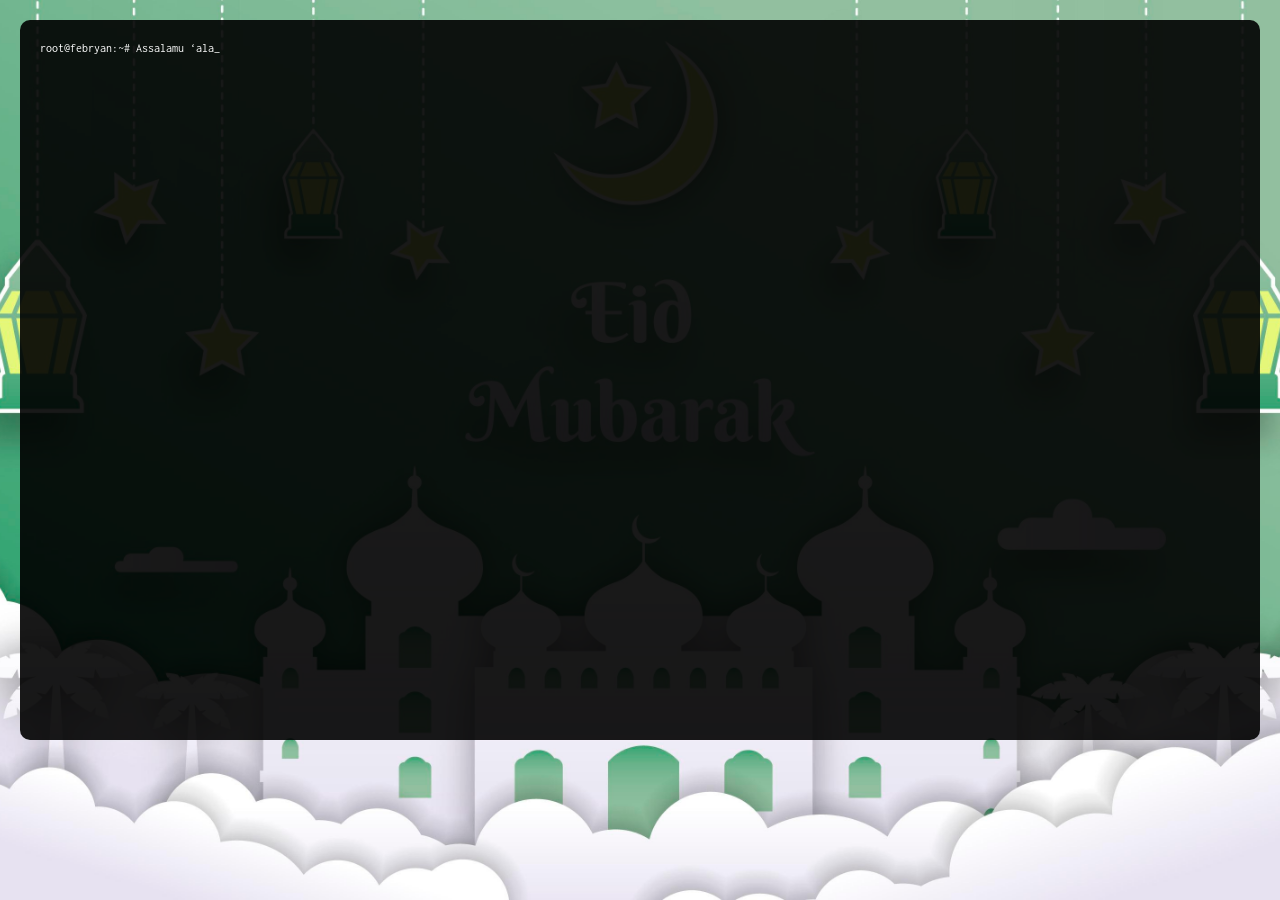
<file: eid-1446/index.html>
<!DOCTYPE html>
<html lang="id-ID">
	
	<head>
        <title>Minal Aidzin Wal Faidzin</title>
        <meta charset="utf-8">
        <meta name="description" content="Selamat Hari Raya Idul Fitri 1442 H. Minal aidzin wal faidzin.">
        <meta name="viewport" content="width=device-width, initial-scale=1.0">
        <meta name="author" content="@sonadztux">

        <link rel="icon" href="img/Geeks_Eid.png" type="image/gif">
        
        <link rel="stylesheet" type="text/css" href="https://maxcdn.bootstrapcdn.com/bootstrap/3.3.6/css/bootstrap.min.css">
        <link rel="stylesheet" type="text/css" href="css/style.css">

        <link href='https://fonts.googleapis.com/css?family=Inconsolata:700' rel='stylesheet' type='text/css'>

        <!-- ============ Title Text Animation ============  -->
        <script type="text/javascript">
        	function tb8_makeArray(n){
        		this.length = n; 
        		return this.length;
        	}

        	tb8_messages = new
        	tb8_makeArray(4);
        	tb8_messages[0] = "Febryan mengucapkan..."
        	tb8_messages[1] = "Selamat Hari Raya Idul Fitri 1446 H"
        	tb8_messages[2] = "Minal Aidzin Wal Faidzin"
        	tb8_messages[3] = "Mohon Maaf Lahir dan Batin"
        	tb8_rptType = 'infinite'
        	tb8_rptNbr = 5;
        	tb8_speed = 100;
        	tb8_delay = 500;

        	var tb8_counter = 1;
        	var tb8_currMsg = 0;
        	var tb8_tekst = "";
        	var tb8_i = 0;
        	var tb8_TID = null;

        	function tb8_pisi(){
        		tb8_tekst = tb8_tekst + tb8_messages[tb8_currMsg].substring(tb8_i, tb8_i+1);
        		document.title = tb8_tekst; tb8_sp=tb8_speed;
        		tb8_i++
        		if (tb8_i == tb8_messages[tb8_currMsg].length) { 
        			tb8_currMsg++;
        			tb8_i = 0;
        			tb8_tekst = "";
        			tb8_sp = tb8_delay;
        		}
        		if (tb8_currMsg == tb8_messages.length) {
        			if ((tb8_rptType == 'finite') && (tb8_counter==tb8_rptNbr)) {
        				clearTimeout(tb8_TID);
        				return;
        			}
        			tb8_counter++;
        			tb8_currMsg = 0;
        		}
        		tb8_TID = setTimeout("tb8_pisi()", tb8_sp);
        	}
        	tb8_pisi()
        </script>
        <!-- ============ End Title Text Animation ============  -->

        <script src="https://code.jquery.com/jquery-1.10.1.min.js"></script>
        <script src="js/bootstrap.min.js"></script>
        <script src="js/typewriter.js"></script>
        <script src="js/animate.js"></script>

	</head>
<body>

	<div class="container-fluid">
	  <div class="row board-container">
	    <div class="board">
	    	<p id="terminal"></p>
	    </div>
	  </div>
	</div>

	<audio id="bg-music" autoplay loop>
		<source src="audio/Qalbi_Fil_Madinah.mp3" type="audio/mpeg">
		Your browser does not support the audio tag.
	</audio>	

	<!-- ============ JS Function Automate Typing in Terminal ============  -->
	<!-- source code from: https://github.com/mehaase/js-typewriter -->
	<script>
		$(function () {
		    var typewriter = new Typewriter($("#terminal"));
		    typewriter.setCaret("_");
		    typewriter.setCaretPeriod(500);
		    typewriter.setDelay(50, 20); 
		    animate(typewriter);
		});
	</script>
	<script>
		document.addEventListener("DOMContentLoaded", function () {
			var audio = document.getElementById("bg-music");
			var playPromise = audio.play();
	
			if (playPromise !== undefined) {
				playPromise.then(() => {
					console.log("Audio is playing.");
				}).catch(error => {
					console.log("Autoplay prevented. Waiting for user interaction.");
				});
			}
		});
	</script>	
	<!-- ============ End Function ============  -->
</body>
</html>
</file>
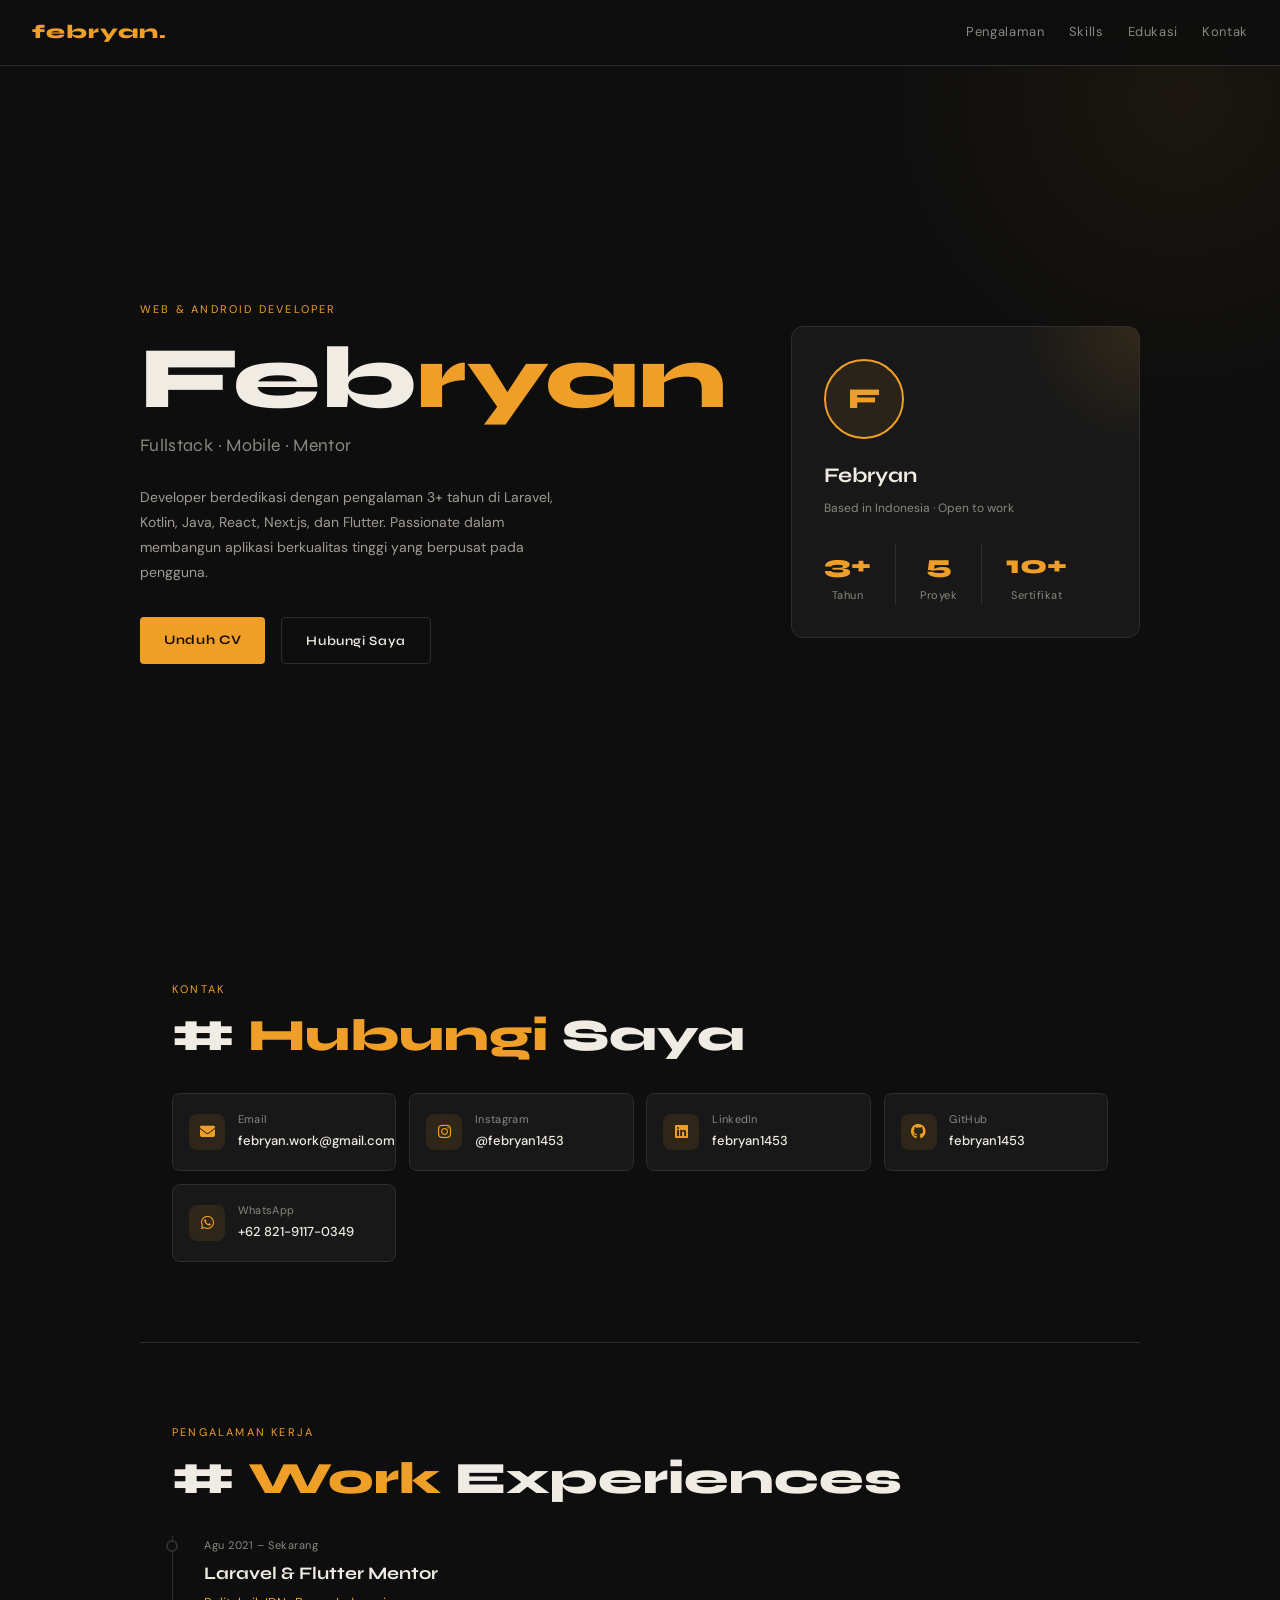
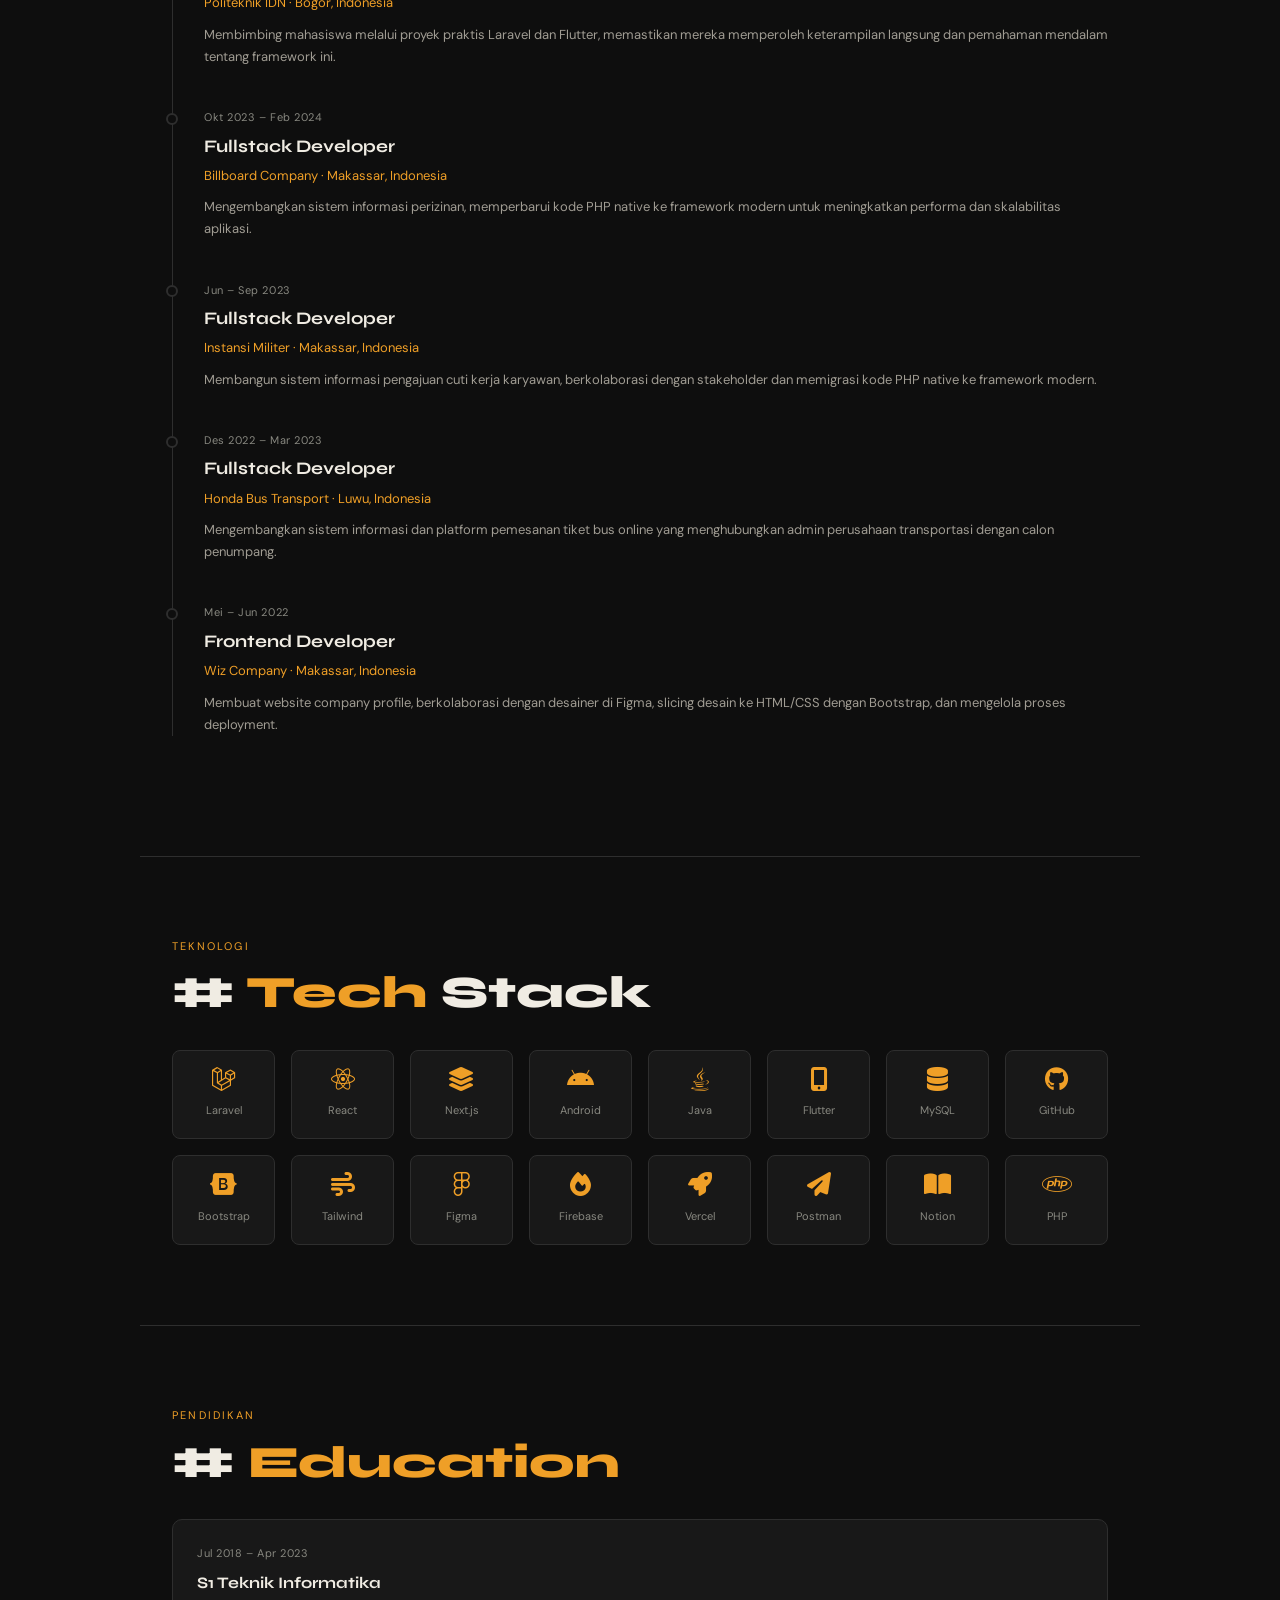
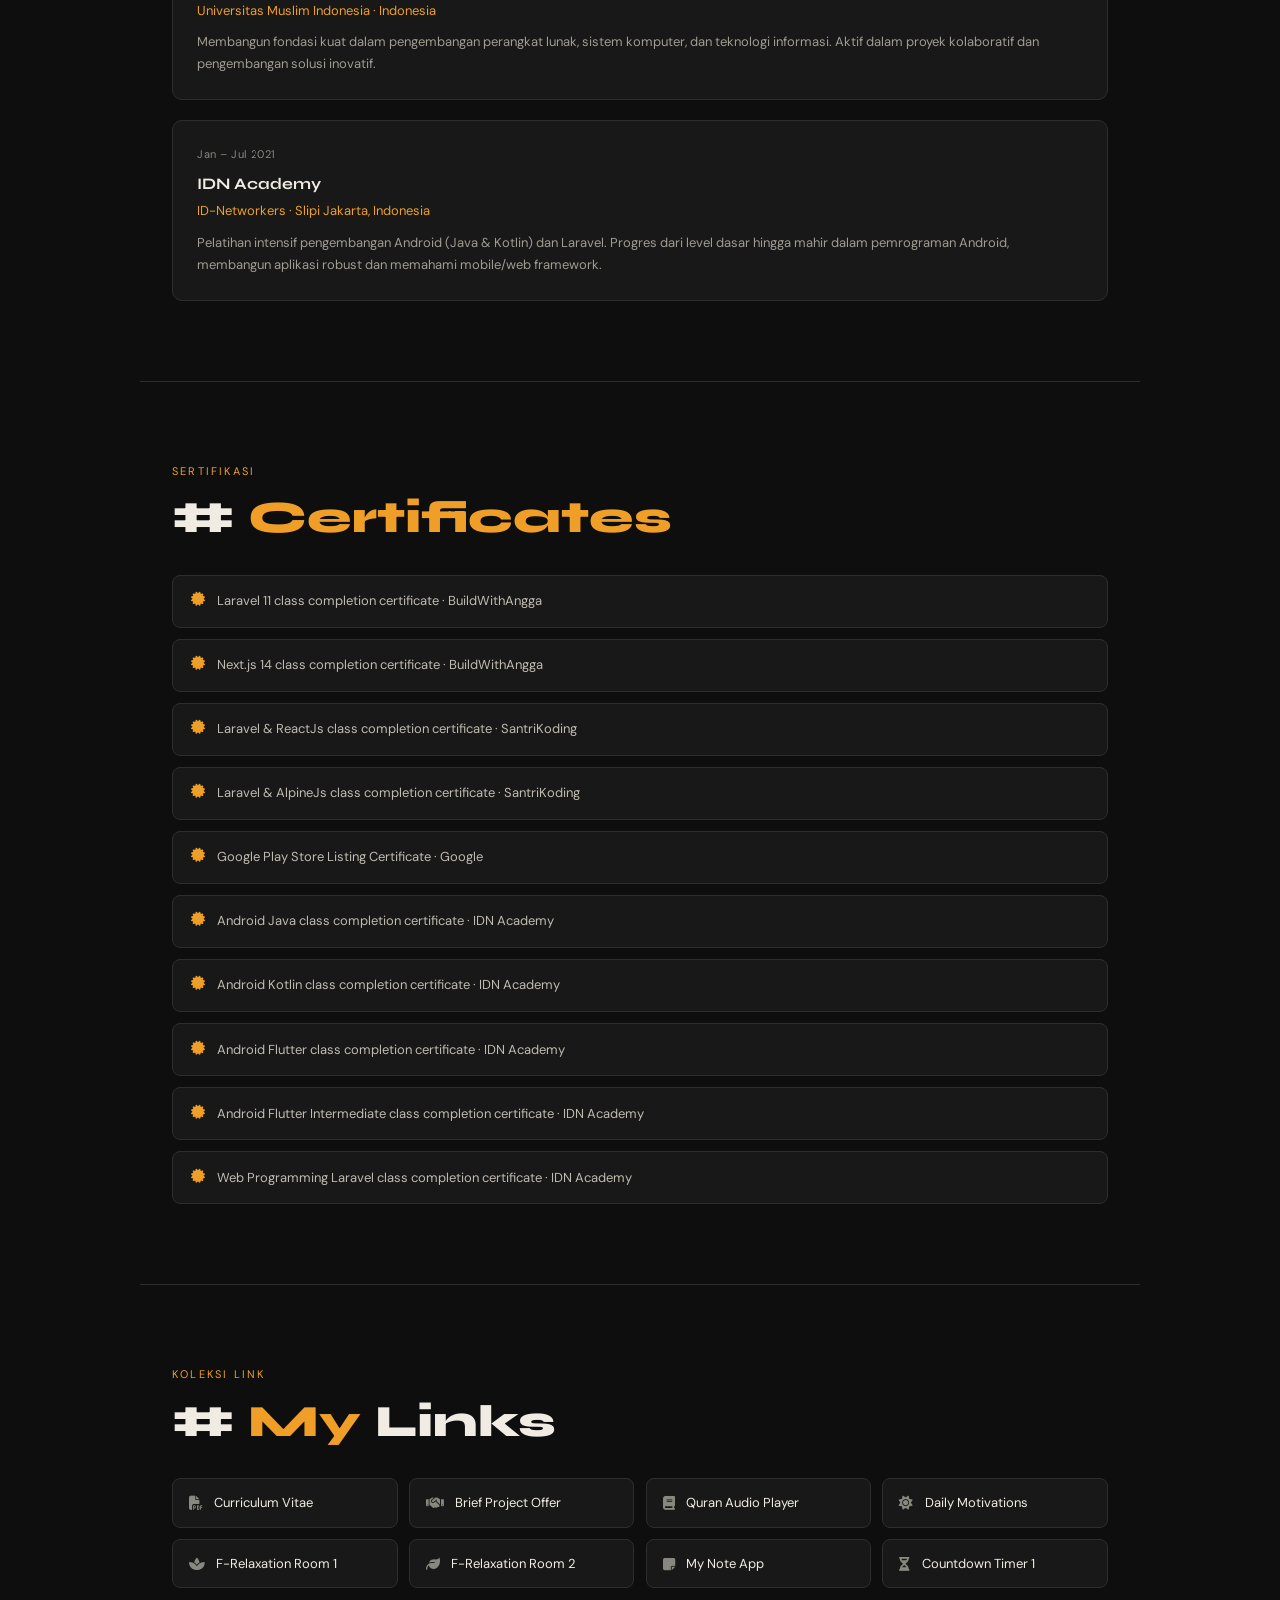
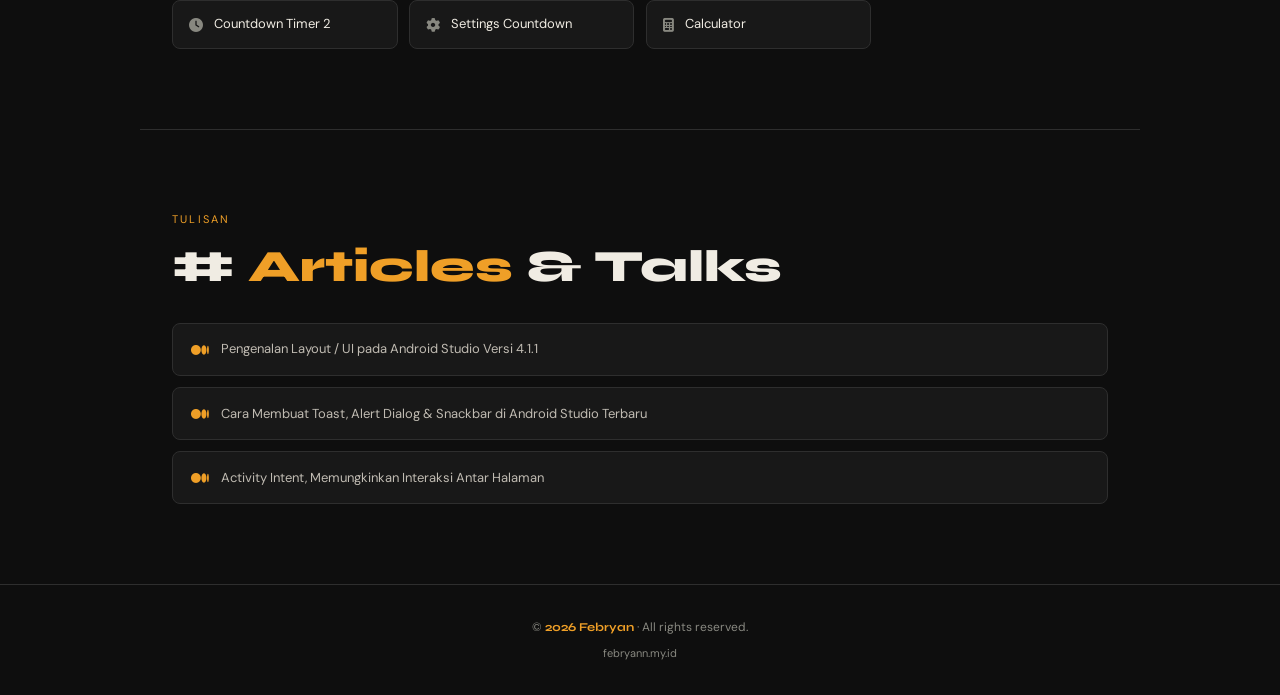
<file: febryan/index.html>
<!DOCTYPE html>
<html lang="id">
<head>
<meta charset="UTF-8">
<meta name="viewport" content="width=device-width, initial-scale=1.0">
<meta name="description" content="Febryan - Web & Android Developer Portfolio">
<meta name="author" content="Febryan">
<link href="https://fonts.googleapis.com/css2?family=Syne:wght@400;500;600;700;800&family=DM+Sans:ital,wght@0,300;0,400;0,500;1,300&display=swap" rel="stylesheet">
<link rel="stylesheet" href="https://cdnjs.cloudflare.com/ajax/libs/font-awesome/6.4.0/css/all.min.css">
<title>Resume - Febryan</title>
<style>
  *{margin:0;padding:0;box-sizing:border-box}
  :root{
    --amber:#EF9F27;
    --amber-light:#FAEEDA;
    --amber-dark:#633806;
    --dark:#0e0e0e;
    --dark2:#181818;
    --dark3:#242424;
    --text:#f0ece3;
    --muted:#888880;
    --border:#2e2e2e;
    --font-display:'Syne',sans-serif;
    --font-body:'DM Sans',sans-serif;
  }
  html{scroll-behavior:smooth}
  body{background:var(--dark);color:var(--text);font-family:var(--font-body);font-size:15px;line-height:1.7;overflow-x:hidden}

  /* NAV */
  nav{position:fixed;top:0;left:0;right:0;z-index:100;padding:1rem 2rem;display:flex;justify-content:space-between;align-items:center;border-bottom:1px solid var(--border);background:rgba(14,14,14,0.9);backdrop-filter:blur(12px)}
  .nav-logo{font-family:var(--font-display);font-size:1.2rem;font-weight:800;color:var(--amber);letter-spacing:0.05em}
  .nav-links{display:flex;gap:1.5rem}
  .nav-links a{color:var(--muted);text-decoration:none;font-size:13px;letter-spacing:0.05em;transition:color 0.2s}
  .nav-links a:hover{color:var(--text)}

  /* HERO */
  .hero{min-height:100vh;display:flex;align-items:center;padding:8rem 2rem 4rem;position:relative;overflow:hidden}
  .hero::before{content:'';position:absolute;top:-200px;right:-200px;width:600px;height:600px;border-radius:50%;background:radial-gradient(circle,rgba(239,159,39,0.06) 0%,transparent 70%);pointer-events:none}
  .hero-grid{display:grid;grid-template-columns:1fr 1fr;gap:4rem;align-items:center;max-width:1000px;margin:0 auto;width:100%}
  .hero-eyebrow{font-size:11px;letter-spacing:0.2em;color:var(--amber);text-transform:uppercase;margin-bottom:1rem}
  .hero-name{font-family:var(--font-display);font-size:clamp(3rem,7vw,5.5rem);font-weight:800;line-height:1;margin-bottom:0.5rem}
  .hero-name span{color:var(--amber)}
  .hero-role{font-family:var(--font-display);font-size:1.1rem;font-weight:400;color:var(--muted);margin-bottom:1.5rem;letter-spacing:0.02em}
  .hero-desc{color:#a09c93;font-size:14px;line-height:1.8;max-width:440px;margin-bottom:2rem}
  .hero-cta{display:flex;gap:1rem;flex-wrap:wrap}
  .btn-primary{background:var(--amber);color:#1a0f00;padding:0.7rem 1.5rem;border-radius:4px;font-family:var(--font-display);font-weight:700;font-size:13px;letter-spacing:0.05em;text-decoration:none;transition:all 0.2s;display:inline-block}
  .btn-primary:hover{background:#FAC775;transform:translateY(-1px)}
  .btn-outline{border:1px solid var(--border);color:var(--text);padding:0.7rem 1.5rem;border-radius:4px;font-family:var(--font-display);font-weight:600;font-size:13px;letter-spacing:0.05em;text-decoration:none;transition:all 0.2s;display:inline-block}
  .btn-outline:hover{border-color:var(--amber);color:var(--amber)}
  .hero-card{background:var(--dark2);border:1px solid var(--border);border-radius:12px;padding:2rem;position:relative;overflow:hidden}
  .hero-card::after{content:'';position:absolute;top:0;right:0;width:120px;height:120px;background:radial-gradient(circle at top right,rgba(239,159,39,0.12),transparent 70%)}
  .avatar-ring{width:80px;height:80px;border-radius:50%;border:2px solid var(--amber);display:flex;align-items:center;justify-content:center;margin-bottom:1.2rem;font-family:var(--font-display);font-size:1.8rem;font-weight:800;color:var(--amber);background:rgba(239,159,39,0.08)}
  .hero-card h3{font-family:var(--font-display);font-size:1.3rem;font-weight:700;margin-bottom:0.3rem}
  .hero-card .subtitle{font-size:12px;color:var(--muted);margin-bottom:1.5rem}
  .stat-row{display:flex;gap:1.5rem}
  .stat{text-align:center}
  .stat-num{font-family:var(--font-display);font-size:1.6rem;font-weight:800;color:var(--amber)}
  .stat-label{font-size:11px;color:var(--muted);letter-spacing:0.05em}
  .divider-line{width:1px;background:var(--border)}

  /* SECTIONS */
  section{padding:5rem 2rem;max-width:1000px;margin:0 auto}
  .section-label{font-size:11px;letter-spacing:0.2em;color:var(--amber);text-transform:uppercase;margin-bottom:0.8rem}
  .section-title{font-family:var(--font-display);font-size:clamp(1.8rem,4vw,2.8rem);font-weight:800;margin-bottom:2rem;line-height:1.1}
  .section-title span{color:var(--amber)}
  hr.divider{border:none;border-top:1px solid var(--border);margin:0 auto;max-width:1000px;padding:0 2rem}

  /* EXPERIENCE TIMELINE */
  .timeline{position:relative;padding-left:2rem}
  .timeline::before{content:'';position:absolute;left:0;top:0;bottom:0;width:1px;background:var(--border)}
  .timeline-item{position:relative;margin-bottom:2.5rem}
  .timeline-dot{position:absolute;left:-2rem;top:0.3rem;width:12px;height:12px;border-radius:50%;background:var(--dark);border:2px solid var(--border);transform:translateX(-50%);transition:border-color 0.2s}
  .timeline-item:hover .timeline-dot{border-color:var(--amber)}
  .timeline-period{font-size:11px;color:var(--muted);letter-spacing:0.05em;margin-bottom:0.3rem}
  .timeline-role{font-family:var(--font-display);font-size:1.1rem;font-weight:700;margin-bottom:0.2rem}
  .timeline-company{font-size:13px;color:var(--amber);margin-bottom:0.6rem}
  .timeline-desc{font-size:13px;color:#a09c93;line-height:1.7}

  /* SKILLS GRID */
  .skills-grid{display:grid;grid-template-columns:repeat(auto-fill,minmax(90px,1fr));gap:1rem}
  .skill-card{background:var(--dark2);border:1px solid var(--border);border-radius:8px;padding:1rem 0.5rem;text-align:center;transition:all 0.2s;cursor:default}
  .skill-card:hover{border-color:var(--amber);background:rgba(239,159,39,0.04)}
  .skill-card i{font-size:1.5rem;color:var(--amber);margin-bottom:0.4rem;display:block}
  .skill-card span{font-size:11px;color:var(--muted)}

  /* CERTS */
  .certs-list{display:flex;flex-direction:column;gap:0.7rem}
  .cert-item{display:flex;align-items:flex-start;gap:0.8rem;padding:0.9rem 1.1rem;background:var(--dark2);border:1px solid var(--border);border-radius:8px;text-decoration:none;color:var(--text);transition:all 0.2s}
  .cert-item:hover{border-color:var(--amber);background:rgba(239,159,39,0.04)}
  .cert-item i{color:var(--amber);margin-top:2px;flex-shrink:0;font-size:14px}
  .cert-item span{font-size:13px;color:#c0bbb2}

  /* LINKS GRID */
  .links-grid{display:grid;grid-template-columns:repeat(auto-fill,minmax(200px,1fr));gap:0.7rem}
  .link-card{display:flex;align-items:center;gap:0.7rem;padding:0.8rem 1rem;background:var(--dark2);border:1px solid var(--border);border-radius:8px;text-decoration:none;color:var(--text);transition:all 0.2s;font-size:13px}
  .link-card:hover{border-color:var(--amber);color:var(--amber);background:rgba(239,159,39,0.04)}
  .link-card i{color:var(--muted);font-size:14px;transition:color 0.2s}
  .link-card:hover i{color:var(--amber)}

  /* CONTACT */
  .contact-grid{display:grid;grid-template-columns:repeat(auto-fill,minmax(180px,1fr));gap:0.8rem}
  .contact-card{display:flex;align-items:center;gap:0.8rem;padding:1rem;background:var(--dark2);border:1px solid var(--border);border-radius:8px;text-decoration:none;color:var(--text);transition:all 0.2s}
  .contact-card:hover{border-color:var(--amber);background:rgba(239,159,39,0.06);transform:translateY(-2px)}
  .contact-icon{width:36px;height:36px;border-radius:8px;background:rgba(239,159,39,0.1);display:flex;align-items:center;justify-content:center;flex-shrink:0}
  .contact-icon i{color:var(--amber);font-size:15px}
  .contact-label{font-size:11px;color:var(--muted);display:block;letter-spacing:0.03em}
  .contact-value{font-size:13px;font-weight:500}

  /* EDUCATION */
  .edu-grid{display:grid;gap:1.2rem}
  .edu-card{background:var(--dark2);border:1px solid var(--border);border-radius:10px;padding:1.5rem;transition:border-color 0.2s}
  .edu-card:hover{border-color:var(--amber)}
  .edu-period{font-size:11px;color:var(--muted);letter-spacing:0.05em;margin-bottom:0.4rem}
  .edu-name{font-family:var(--font-display);font-size:1rem;font-weight:700;margin-bottom:0.2rem}
  .edu-school{font-size:13px;color:var(--amber);margin-bottom:0.6rem}
  .edu-desc{font-size:13px;color:#a09c93;line-height:1.7}

  /* ARTICLES */
  .articles-list{display:flex;flex-direction:column;gap:0.7rem}
  .article-item{display:flex;align-items:center;gap:0.8rem;padding:0.9rem 1.1rem;background:var(--dark2);border:1px solid var(--border);border-radius:8px;text-decoration:none;color:var(--text);transition:all 0.2s}
  .article-item:hover{border-color:var(--amber);background:rgba(239,159,39,0.04)}
  .article-item i{color:var(--amber);font-size:14px;flex-shrink:0}
  .article-item span{font-size:13px;color:#c0bbb2}

  /* FOOTER */
  footer{border-top:1px solid var(--border);padding:2rem;text-align:center;color:var(--muted);font-size:12px}
  footer span{color:var(--amber);font-family:var(--font-display);font-weight:700}

  /* ANIMATIONS */
  @keyframes fadeUp{from{opacity:0;transform:translateY(24px)}to{opacity:1;transform:translateY(0)}}
  .fade-up{animation:fadeUp 0.6s ease both}
  .delay-1{animation-delay:0.1s}
  .delay-2{animation-delay:0.2s}
  .delay-3{animation-delay:0.3s}
  .delay-4{animation-delay:0.4s}

  @media(max-width:700px){
    .hero-grid{grid-template-columns:1fr}
    .hero-card{display:none}
    nav{padding:1rem}
    .nav-links{gap:1rem}
  }
</style>
</head>
<body>

<!-- NAVBAR -->
<nav>
  <div class="nav-logo">febryan.</div>
  <div class="nav-links">
    <a href="#experience">Pengalaman</a>
    <a href="#skills">Skills</a>
    <a href="#education">Edukasi</a>
    <a href="#contact">Kontak</a>
  </div>
</nav>

<!-- HERO -->
<div class="hero">
  <div class="hero-grid">
    <div class="fade-up">
      <p class="hero-eyebrow">Web & Android Developer</p>
      <h1 class="hero-name">Feb<span>ryan</span></h1>
      <p class="hero-role">Fullstack · Mobile · Mentor</p>
      <p class="hero-desc">Developer berdedikasi dengan pengalaman 3+ tahun di Laravel, Kotlin, Java, React, Next.js, dan Flutter. Passionate dalam membangun aplikasi berkualitas tinggi yang berpusat pada pengguna.</p>
      <div class="hero-cta">
        <a href="https://drive.google.com/drive/folders/1i8Fi93TFt9wBOTPZs9nrQyvWbbBpgr_f" class="btn-primary" target="_blank">Unduh CV</a>
        <a href="#contact" class="btn-outline">Hubungi Saya</a>
      </div>
    </div>
    <div class="fade-up delay-2">
      <div class="hero-card">
        <div class="avatar-ring">F</div>
        <h3>Febryan</h3>
        <p class="subtitle">Based in Indonesia · Open to work</p>
        <div class="stat-row">
          <div class="stat">
            <div class="stat-num">3+</div>
            <div class="stat-label">Tahun</div>
          </div>
          <div class="divider-line"></div>
          <div class="stat">
            <div class="stat-num">5</div>
            <div class="stat-label">Proyek</div>
          </div>
          <div class="divider-line"></div>
          <div class="stat">
            <div class="stat-num">10+</div>
            <div class="stat-label">Sertifikat</div>
          </div>
        </div>
      </div>
    </div>
  </div>
</div>

<!-- CONTACT -->
<section id="contact">
  <p class="section-label">Kontak</p>
  <h2 class="section-title"># <span>Hubungi</span> Saya</h2>
  <div class="contact-grid">
    <a href="mailto:febryan.work@gmail.com" target="_blank" class="contact-card">
      <div class="contact-icon"><i class="fas fa-envelope"></i></div>
      <div><span class="contact-label">Email</span><span class="contact-value">febryan.work@gmail.com</span></div>
    </a>
    <a href="https://www.instagram.com/febryan1453" target="_blank" class="contact-card">
      <div class="contact-icon"><i class="fab fa-instagram"></i></div>
      <div><span class="contact-label">Instagram</span><span class="contact-value">@febryan1453</span></div>
    </a>
    <a href="https://www.linkedin.com/in/febryan1453" target="_blank" class="contact-card">
      <div class="contact-icon"><i class="fab fa-linkedin"></i></div>
      <div><span class="contact-label">LinkedIn</span><span class="contact-value">febryan1453</span></div>
    </a>
    <a href="https://github.com/febryan1453" target="_blank" class="contact-card">
      <div class="contact-icon"><i class="fab fa-github"></i></div>
      <div><span class="contact-label">GitHub</span><span class="contact-value">febryan1453</span></div>
    </a>
    <a href="https://wa.me/6282191170349?text=Halo,%20saya%20tertarik%20untuk%20bekerjasama%20dengan%20Anda" target="_blank" class="contact-card">
      <div class="contact-icon"><i class="fab fa-whatsapp"></i></div>
      <div><span class="contact-label">WhatsApp</span><span class="contact-value">+62 821-9117-0349</span></div>
    </a>
  </div>
</section>

<hr class="divider">

<!-- EXPERIENCE -->
<section id="experience">
  <p class="section-label">Pengalaman Kerja</p>
  <h2 class="section-title"># <span>Work</span> Experiences</h2>
  <div class="timeline">
    <div class="timeline-item">
      <div class="timeline-dot"></div>
      <p class="timeline-period">Agu 2021 – Sekarang</p>
      <p class="timeline-role">Laravel & Flutter Mentor</p>
      <p class="timeline-company">Politeknik IDN · Bogor, Indonesia</p>
      <p class="timeline-desc">Membimbing mahasiswa melalui proyek praktis Laravel dan Flutter, memastikan mereka memperoleh keterampilan langsung dan pemahaman mendalam tentang framework ini.</p>
    </div>
    <div class="timeline-item">
      <div class="timeline-dot"></div>
      <p class="timeline-period">Okt 2023 – Feb 2024</p>
      <p class="timeline-role">Fullstack Developer</p>
      <p class="timeline-company">Billboard Company · Makassar, Indonesia</p>
      <p class="timeline-desc">Mengembangkan sistem informasi perizinan, memperbarui kode PHP native ke framework modern untuk meningkatkan performa dan skalabilitas aplikasi.</p>
    </div>
    <div class="timeline-item">
      <div class="timeline-dot"></div>
      <p class="timeline-period">Jun – Sep 2023</p>
      <p class="timeline-role">Fullstack Developer</p>
      <p class="timeline-company">Instansi Militer · Makassar, Indonesia</p>
      <p class="timeline-desc">Membangun sistem informasi pengajuan cuti kerja karyawan, berkolaborasi dengan stakeholder dan memigrasi kode PHP native ke framework modern.</p>
    </div>
    <div class="timeline-item">
      <div class="timeline-dot"></div>
      <p class="timeline-period">Des 2022 – Mar 2023</p>
      <p class="timeline-role">Fullstack Developer</p>
      <p class="timeline-company">Honda Bus Transport · Luwu, Indonesia</p>
      <p class="timeline-desc">Mengembangkan sistem informasi dan platform pemesanan tiket bus online yang menghubungkan admin perusahaan transportasi dengan calon penumpang.</p>
    </div>
    <div class="timeline-item">
      <div class="timeline-dot"></div>
      <p class="timeline-period">Mei – Jun 2022</p>
      <p class="timeline-role">Frontend Developer</p>
      <p class="timeline-company">Wiz Company · Makassar, Indonesia</p>
      <p class="timeline-desc">Membuat website company profile, berkolaborasi dengan desainer di Figma, slicing desain ke HTML/CSS dengan Bootstrap, dan mengelola proses deployment.</p>
    </div>
  </div>
</section>

<hr class="divider">

<!-- SKILLS -->
<section id="skills">
  <p class="section-label">Teknologi</p>
  <h2 class="section-title"># <span>Tech</span> Stack</h2>
  <div class="skills-grid">
    <div class="skill-card"><i class="fab fa-laravel"></i><span>Laravel</span></div>
    <div class="skill-card"><i class="fab fa-react"></i><span>React</span></div>
    <div class="skill-card"><i class="fas fa-layer-group"></i><span>Next.js</span></div>
    <div class="skill-card"><i class="fab fa-android"></i><span>Android</span></div>
    <div class="skill-card"><i class="fab fa-java"></i><span>Java</span></div>
    <div class="skill-card"><i class="fas fa-mobile-alt"></i><span>Flutter</span></div>
    <div class="skill-card"><i class="fas fa-database"></i><span>MySQL</span></div>
    <div class="skill-card"><i class="fab fa-github"></i><span>GitHub</span></div>
    <div class="skill-card"><i class="fab fa-bootstrap"></i><span>Bootstrap</span></div>
    <div class="skill-card"><i class="fas fa-wind"></i><span>Tailwind</span></div>
    <div class="skill-card"><i class="fab fa-figma"></i><span>Figma</span></div>
    <div class="skill-card"><i class="fas fa-fire"></i><span>Firebase</span></div>
    <div class="skill-card"><i class="fas fa-rocket"></i><span>Vercel</span></div>
    <div class="skill-card"><i class="fas fa-paper-plane"></i><span>Postman</span></div>
    <div class="skill-card"><i class="fas fa-book-open"></i><span>Notion</span></div>
    <div class="skill-card"><i class="fab fa-php"></i><span>PHP</span></div>
  </div>
</section>

<hr class="divider">

<!-- EDUCATION -->
<section id="education">
  <p class="section-label">Pendidikan</p>
  <h2 class="section-title"># <span>Education</span></h2>
  <div class="edu-grid">
    <div class="edu-card">
      <p class="edu-period">Jul 2018 – Apr 2023</p>
      <p class="edu-name">S1 Teknik Informatika</p>
      <p class="edu-school">Universitas Muslim Indonesia · Indonesia</p>
      <p class="edu-desc">Membangun fondasi kuat dalam pengembangan perangkat lunak, sistem komputer, dan teknologi informasi. Aktif dalam proyek kolaboratif dan pengembangan solusi inovatif.</p>
    </div>
    <div class="edu-card">
      <p class="edu-period">Jan – Jul 2021</p>
      <p class="edu-name">IDN Academy</p>
      <p class="edu-school">ID-Networkers · Slipi Jakarta, Indonesia</p>
      <p class="edu-desc">Pelatihan intensif pengembangan Android (Java & Kotlin) dan Laravel. Progres dari level dasar hingga mahir dalam pemrograman Android, membangun aplikasi robust dan memahami mobile/web framework.</p>
    </div>
  </div>
</section>

<hr class="divider">

<!-- CERTIFICATES -->
<section id="certificates">
  <p class="section-label">Sertifikasi</p>
  <h2 class="section-title"># <span>Certificates</span></h2>
  <div class="certs-list">
    <a href="https://buildwithangga.com/talent/brayenfebryan/laravel-11-breeze-spatie-bikin-web-platform-online-course" target="_blank" class="cert-item">
      <i class="fas fa-certificate"></i>
      <span>Laravel 11 class completion certificate · BuildWithAngga</span>
    </a>
    <a href="https://buildwithangga.com/talent/brayenfebryan/full-stack-laravel-11-next-js-14-web-rent-house" target="_blank" class="cert-item">
      <i class="fas fa-certificate"></i>
      <span>Next.js 14 class completion certificate · BuildWithAngga</span>
    </a>
    <a href="https://santrikoding.com/cek-sertifikat?no=SK-5GEF5C72UF1N9CN" target="_blank" class="cert-item">
      <i class="fas fa-certificate"></i>
      <span>Laravel & ReactJs class completion certificate · SantriKoding</span>
    </a>
    <a href="https://santrikoding.com/cek-sertifikat?no=SK-D2A116W97Y78P3X" target="_blank" class="cert-item">
      <i class="fas fa-certificate"></i>
      <span>Laravel & AlpineJs class completion certificate · SantriKoding</span>
    </a>
    <a href="https://www.credential.net/7fa3d09f-885a-4a13-bb77-c0f3fae667ba#gs.h9s7e2#acc.uk5C4gEA" target="_blank" class="cert-item">
      <i class="fas fa-certificate"></i>
      <span>Google Play Store Listing Certificate · Google</span>
    </a>
    <a href="https://drive.google.com/file/d/1yCf2ojZzLFmGzoZ2SFN4op2vdDaWQjan/view?usp=sharing" target="_blank" class="cert-item">
      <i class="fas fa-certificate"></i>
      <span>Android Java class completion certificate · IDN Academy</span>
    </a>
    <a href="https://drive.google.com/file/d/1sdraagizR5WZlL6n_MPn8y0wEPxya3NQ/view?usp=sharing" target="_blank" class="cert-item">
      <i class="fas fa-certificate"></i>
      <span>Android Kotlin class completion certificate · IDN Academy</span>
    </a>
    <a href="https://drive.google.com/file/d/1oIlWAJwH7CpbQEbG2ela_cmKc_xo6FwN/view?usp=sharing" target="_blank" class="cert-item">
      <i class="fas fa-certificate"></i>
      <span>Android Flutter class completion certificate · IDN Academy</span>
    </a>
    <a href="https://drive.google.com/file/d/1CDFz2XxEdNp03WoRHzX2aV0xqiFQn7LF/view?usp=sharing" target="_blank" class="cert-item">
      <i class="fas fa-certificate"></i>
      <span>Android Flutter Intermediate class completion certificate · IDN Academy</span>
    </a>
    <a href="https://drive.google.com/file/d/1C_tvhkugPQDzoE8C-SCe5ROUrEGwdWXe/view?usp=sharing" target="_blank" class="cert-item">
      <i class="fas fa-certificate"></i>
      <span>Web Programming Laravel class completion certificate · IDN Academy</span>
    </a>
  </div>
</section>

<hr class="divider">

<!-- MY LINKS -->
<section id="links">
  <p class="section-label">Koleksi Link</p>
  <h2 class="section-title"># <span>My</span> Links</h2>
  <div class="links-grid">
    <a href="https://drive.google.com/drive/folders/1i8Fi93TFt9wBOTPZs9nrQyvWbbBpgr_f?usp=sharing" target="_blank" class="link-card"><i class="fas fa-file-pdf"></i> Curriculum Vitae</a>
    <a href="https://febryann.notion.site/Example-of-discussion-and-offer-format-5d313d7421e945ed95fbb08c8727a344?pvs=4" target="_blank" class="link-card"><i class="fas fa-handshake"></i> Brief Project Offer</a>
    <a href="https://ryn-dev.github.io/Meoww-Sleep/quran" target="_blank" class="link-card"><i class="fas fa-book"></i> Quran Audio Player</a>
    <a href="https://ryn-dev.github.io/Meoww-Sleep/ucapan" target="_blank" class="link-card"><i class="fas fa-sun"></i> Daily Motivations</a>
    <a href="https://ryn-dev.github.io/Meoww-Sleep/healing.html" target="_blank" class="link-card"><i class="fas fa-spa"></i> F-Relaxation Room 1</a>
    <a href="https://ryn-dev.github.io/Meoww-Sleep/santai.html" target="_blank" class="link-card"><i class="fas fa-leaf"></i> F-Relaxation Room 2</a>
    <a href="https://f-note.vercel.app" target="_blank" class="link-card"><i class="fas fa-sticky-note"></i> My Note App</a>
    <a href="https://ryn-dev.github.io/Meoww-Sleep" target="_blank" class="link-card"><i class="fas fa-hourglass-half"></i> Countdown Timer 1</a>
    <a href="https://countdown.febryann.my.id" target="_blank" class="link-card"><i class="fas fa-clock"></i> Countdown Timer 2</a>
    <a href="https://countdown.febryann.my.id/setting" target="_blank" class="link-card"><i class="fas fa-cog"></i> Settings Countdown</a>
    <a href="https://ryn-dev.github.io/Meoww-Sleep/cal.html" target="_blank" class="link-card"><i class="fas fa-calculator"></i> Calculator</a>
  </div>
</section>

<hr class="divider">

<!-- ARTICLES -->
<section id="articles">
  <p class="section-label">Tulisan</p>
  <h2 class="section-title"># <span>Articles</span> & Talks</h2>
  <div class="articles-list">
    <a href="https://medium.com/@febryan1453/pengenalan-layouting-ui-pada-android-studio-versi-4-1-1-a4e18dcf4017" target="_blank" class="article-item">
      <i class="fab fa-medium"></i>
      <span>Pengenalan Layout / UI pada Android Studio Versi 4.1.1</span>
    </a>
    <a href="https://medium.com/@febryan1453/cara-membuat-toast-alert-dialog-snackbar-pada-android-studio-terbaru-dbfef1e33b0" target="_blank" class="article-item">
      <i class="fab fa-medium"></i>
      <span>Cara Membuat Toast, Alert Dialog & Snackbar di Android Studio Terbaru</span>
    </a>
    <a href="https://febryan1453.medium.com/intent-activity-memungkinkan-interaksi-antar-halaman-7cad0806e4ca" target="_blank" class="article-item">
      <i class="fab fa-medium"></i>
      <span>Activity Intent, Memungkinkan Interaksi Antar Halaman</span>
    </a>
  </div>
</section>

<!-- FOOTER -->
<footer>
  <p>© <span id="current-year"></span> <span>Febryan</span> · All rights reserved.</p>
  <p style="margin-top:0.4rem;font-size:11px">febryann.my.id</p>
</footer>

<script>
  // Current year
  document.getElementById('current-year').textContent = new Date().getFullYear();

  // Scroll animations
  const items = document.querySelectorAll('.timeline-item, .edu-card, .skill-card, .cert-item, .link-card, .contact-card, .article-item');
  const obs = new IntersectionObserver(entries => {
    entries.forEach(e => {
      if (e.isIntersecting) {
        e.target.style.opacity = '1';
        e.target.style.transform = 'translateY(0)';
      }
    });
  }, { threshold: 0.1 });

  items.forEach(el => {
    el.style.opacity = '0';
    el.style.transform = 'translateY(16px)';
    el.style.transition = 'opacity 0.4s ease, transform 0.4s ease';
    obs.observe(el);
  });
</script>
</body>
</html>
</file>
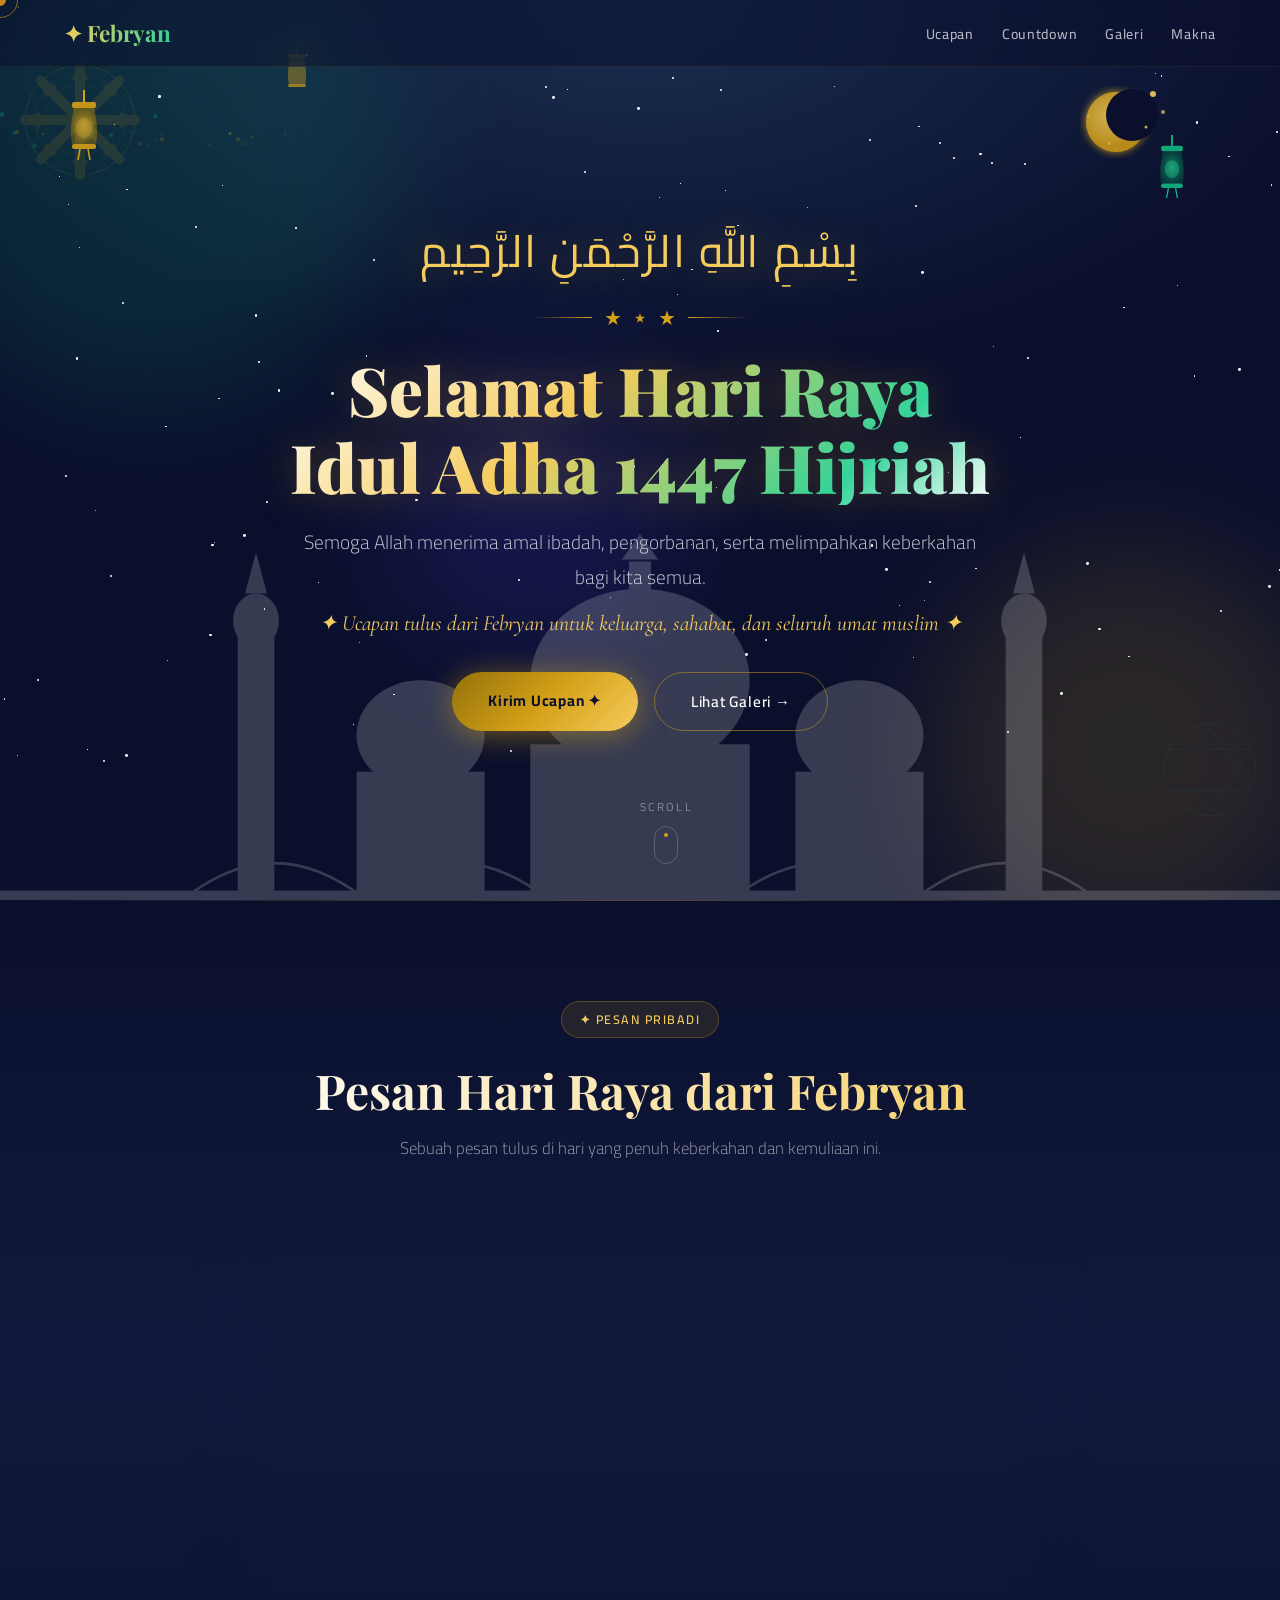
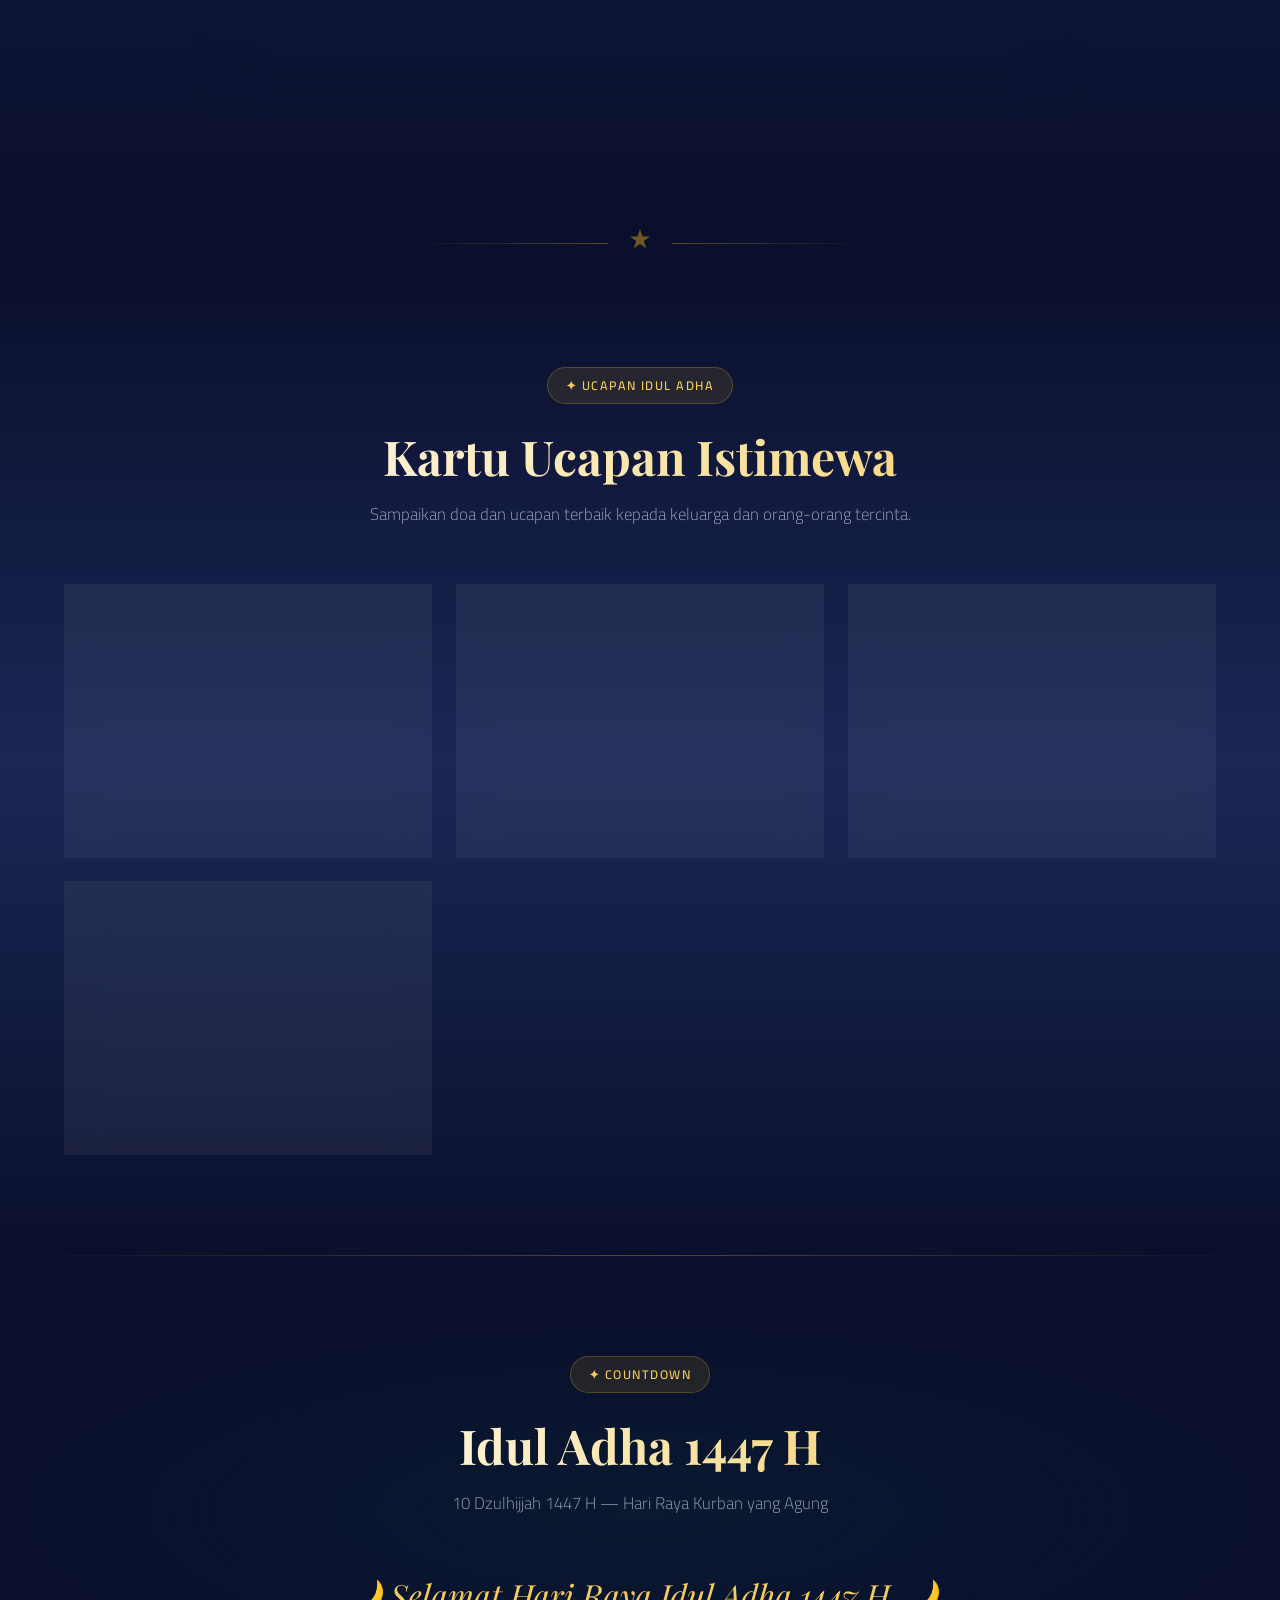
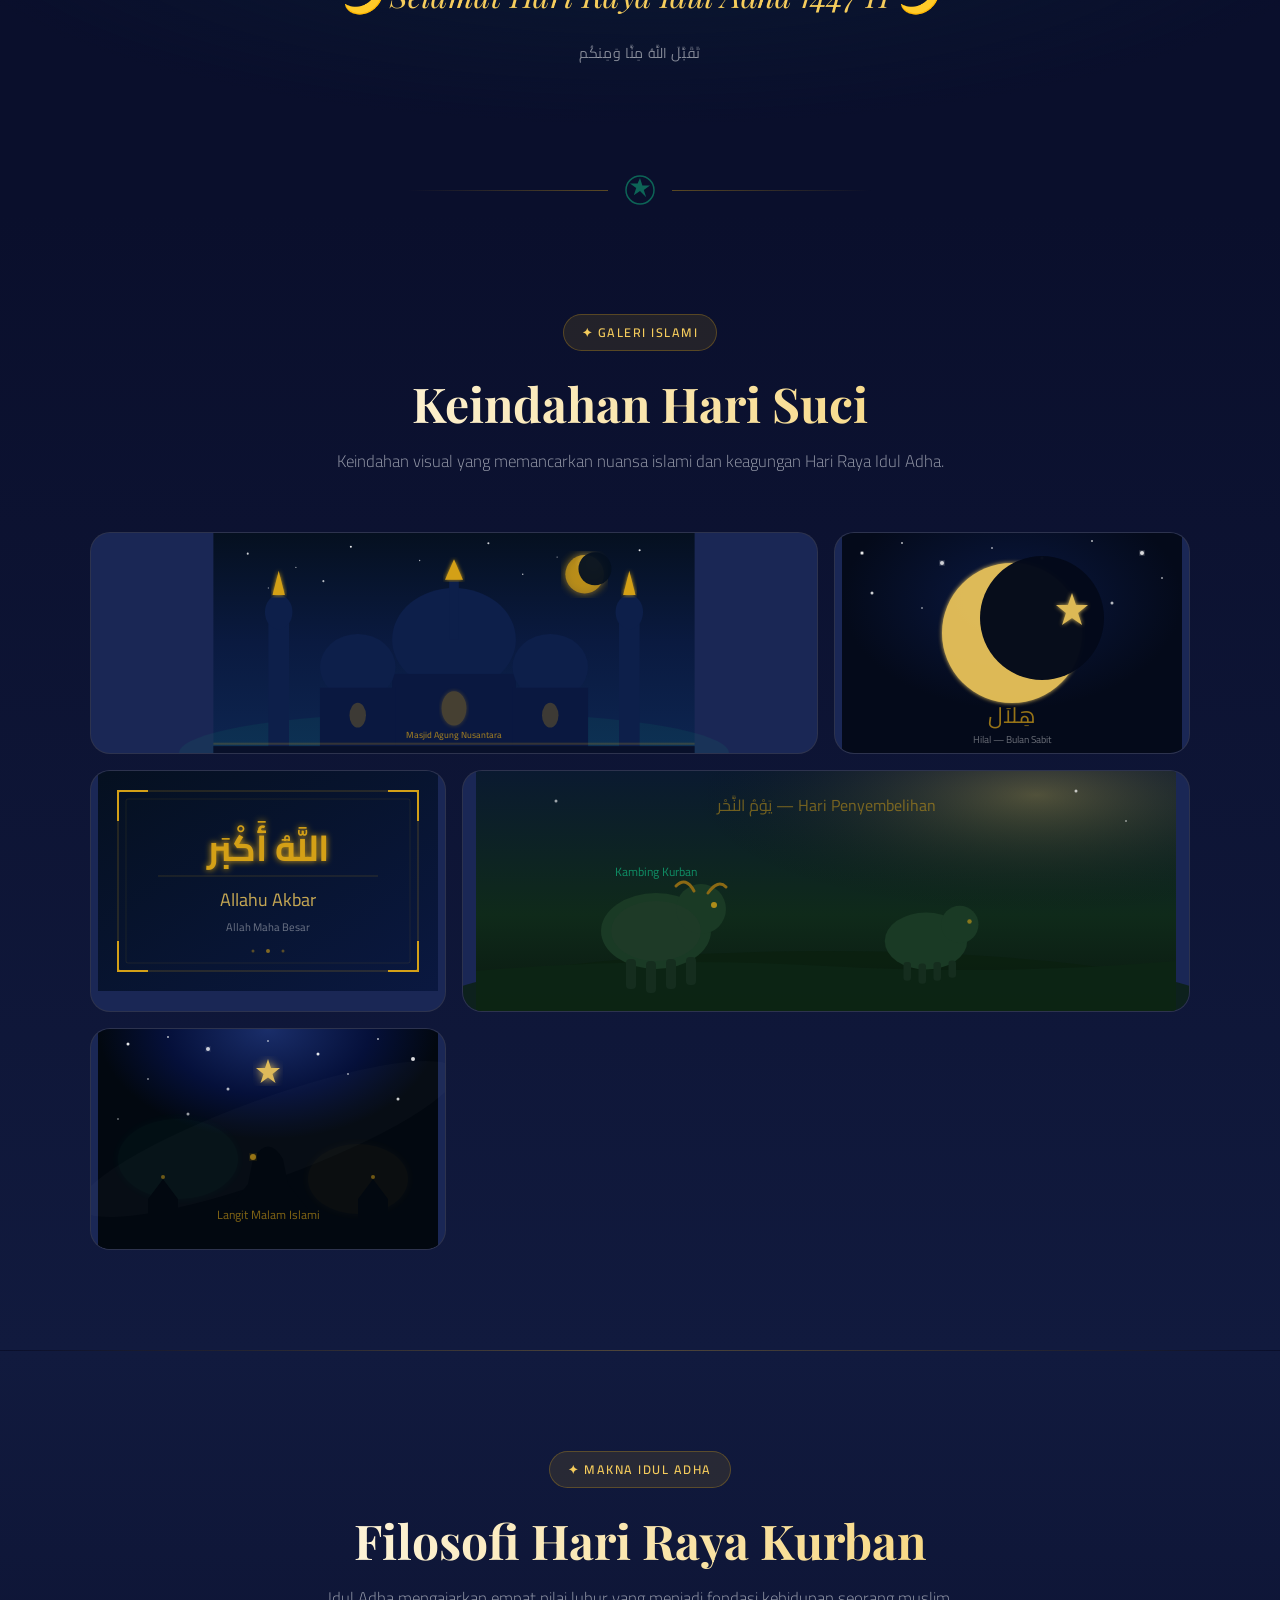
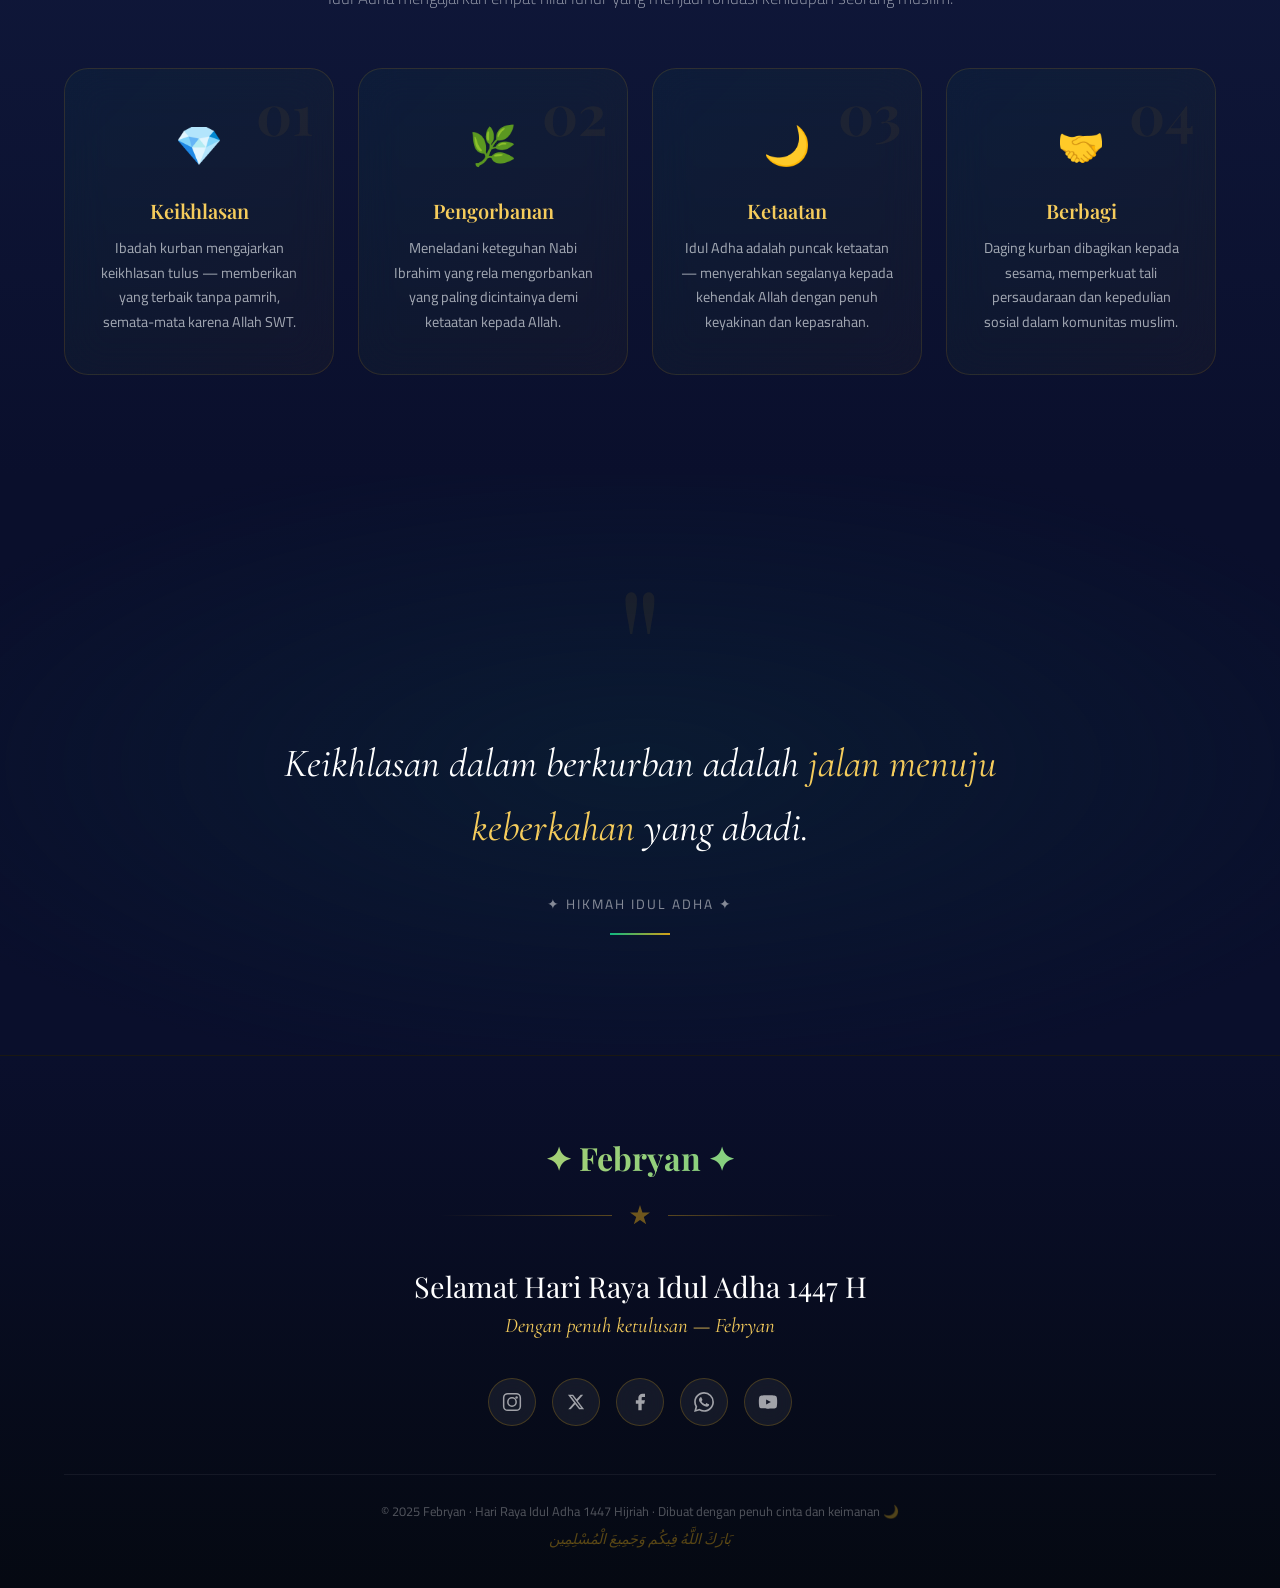
<file: idul-adha/index.html>
<!DOCTYPE html>
<html lang="id">
<head>
<meta charset="UTF-8">
<meta name="viewport" content="width=device-width, initial-scale=1.0">
<title>Selamat Idul Adha 1447 H — Febryan</title>
<link href="https://fonts.googleapis.com/css2?family=Playfair+Display:wght@400;600;700;900&family=Cairo:wght@300;400;600;700&family=Cormorant+Garamond:ital,wght@0,300;0,400;1,300;1,400&display=swap" rel="stylesheet">
<style>
:root {
  --emerald: #10b981;
  --emerald-dark: #065f46;
  --emerald-light: #34d399;
  --gold: #d4a017;
  --gold-light: #f5cc5c;
  --gold-dark: #92710a;
  --navy: #0a0f2c;
  --navy-mid: #111a3e;
  --navy-light: #1a2755;
  --white: #ffffff;
  --soft-white: #f0f4f8;
  --glass: rgba(255,255,255,0.06);
  --glass-border: rgba(212,160,23,0.25);
  --glow-gold: 0 0 40px rgba(212,160,23,0.4);
  --glow-emerald: 0 0 40px rgba(16,185,129,0.35);
}

*, *::before, *::after { box-sizing: border-box; margin: 0; padding: 0; }

html { scroll-behavior: smooth; }

body {
  font-family: 'Cairo', sans-serif;
  background: var(--navy);
  color: var(--white);
  overflow-x: hidden;
  cursor: none;
}

/* ── Custom Cursor ── */
.cursor {
  position: fixed; width: 12px; height: 12px;
  background: var(--gold); border-radius: 50%;
  pointer-events: none; z-index: 9999;
  transform: translate(-50%,-50%);
  transition: transform 0.1s, width 0.3s, height 0.3s, opacity 0.3s;
  mix-blend-mode: difference;
}
.cursor-ring {
  position: fixed; width: 36px; height: 36px;
  border: 1.5px solid rgba(212,160,23,0.6);
  border-radius: 50%; pointer-events: none; z-index: 9998;
  transform: translate(-50%,-50%);
  transition: transform 0.15s ease-out, width 0.3s, height 0.3s;
}

/* ── Scrollbar ── */
::-webkit-scrollbar { width: 5px; }
::-webkit-scrollbar-track { background: var(--navy); }
::-webkit-scrollbar-thumb { background: linear-gradient(var(--gold), var(--emerald)); border-radius: 10px; }

/* ── Noise Texture ── */
body::before {
  content: '';
  position: fixed; inset: 0;
  background-image: url("data:image/svg+xml,%3Csvg viewBox='0 0 256 256' xmlns='http://www.w3.org/2000/svg'%3E%3Cfilter id='n'%3E%3CfeTurbulence type='fractalNoise' baseFrequency='0.9' numOctaves='4' stitchTiles='stitch'/%3E%3C/filter%3E%3Crect width='100%25' height='100%25' filter='url(%23n)' opacity='0.03'/%3E%3C/svg%3E");
  opacity: 0.4; pointer-events: none; z-index: 0;
}

/* ── HERO ── */
#hero {
  position: relative; min-height: 100vh;
  display: flex; flex-direction: column;
  align-items: center; justify-content: center;
  overflow: hidden; padding: 80px 20px 40px;
}

.hero-bg {
  position: absolute; inset: 0; z-index: 0;
  background: radial-gradient(ellipse 80% 60% at 50% 0%, #1a2e50 0%, var(--navy) 70%);
}

/* Stars */
.stars { position: absolute; inset: 0; overflow: hidden; }
.star {
  position: absolute; background: #fff; border-radius: 50%;
  animation: twinkle var(--dur, 3s) var(--delay, 0s) infinite alternate;
}
@keyframes twinkle { from { opacity: 0.1; transform: scale(1); } to { opacity: 1; transform: scale(1.3); } }

/* Mosque silhouette SVG */
.mosque-silhouette {
  position: absolute; bottom: 0; left: 50%; transform: translateX(-50%);
  width: 100%; max-width: 1400px; z-index: 1;
  opacity: 0.18;
}

/* Crescent Moon */
.moon-wrap {
  position: absolute; top: 8%; right: 8%; z-index: 2;
  animation: moonFloat 6s ease-in-out infinite;
}
@keyframes moonFloat { 0%,100%{transform:translateY(0) rotate(-5deg)} 50%{transform:translateY(-18px) rotate(5deg)} }

/* Ornament circles */
.orb {
  position: absolute; border-radius: 50%;
  filter: blur(60px); opacity: 0.15; pointer-events: none;
}
.orb-1 { width: 500px; height: 500px; background: var(--emerald); top: -100px; left: -100px; }
.orb-2 { width: 400px; height: 400px; background: var(--gold); bottom: -50px; right: -50px; }
.orb-3 { width: 300px; height: 300px; background: #4f46e5; top: 40%; left: 30%; }

/* Lanterns */
.lanterns { position: absolute; top: 0; left: 0; width: 100%; height: 100%; z-index: 2; pointer-events: none; }

.lantern {
  position: absolute;
  animation: lanternSway var(--sw, 4s) ease-in-out infinite alternate, lanternFloat var(--fl, 8s) ease-in-out infinite;
  transform-origin: top center;
}
@keyframes lanternSway { from{transform:rotate(-6deg)} to{transform:rotate(6deg)} }
@keyframes lanternFloat { 0%,100%{transform:translateY(0)} 50%{transform:translateY(15px)} }

/* Hero Content */
.hero-content {
  position: relative; z-index: 10;
  text-align: center; max-width: 900px;
}

.arabic-header {
  font-family: 'Cairo', sans-serif;
  font-size: clamp(1.6rem, 4vw, 2.8rem);
  color: var(--gold-light);
  letter-spacing: 0.05em;
  margin-bottom: 16px;
  text-shadow: var(--glow-gold);
  opacity: 0; animation: fadeUp 1s 0.3s forwards;
}

.hero-divider {
  display: flex; align-items: center; justify-content: center;
  gap: 12px; margin: 12px auto 24px;
  opacity: 0; animation: fadeUp 1s 0.5s forwards;
}
.hero-divider span { width: 60px; height: 1px; background: linear-gradient(to right, transparent, var(--gold)); }
.hero-divider span:last-child { transform: scaleX(-1); }
.hero-divider svg { color: var(--gold); }

.hero-title {
  font-family: 'Playfair Display', serif;
  font-size: clamp(2rem, 5.5vw, 4.2rem);
  font-weight: 900;
  line-height: 1.15;
  background: linear-gradient(135deg, #fff 0%, var(--gold-light) 40%, var(--emerald-light) 80%, #fff 100%);
  -webkit-background-clip: text; background-clip: text;
  -webkit-text-fill-color: transparent;
  margin-bottom: 20px;
  opacity: 0; animation: fadeUp 1s 0.7s forwards;
  filter: drop-shadow(0 0 20px rgba(212,160,23,0.3));
}

.hero-sub {
  font-size: clamp(0.95rem, 2vw, 1.2rem);
  color: rgba(240,244,248,0.8);
  line-height: 1.8;
  max-width: 680px; margin: 0 auto 16px;
  font-weight: 300;
  opacity: 0; animation: fadeUp 1s 0.9s forwards;
}

.hero-personal {
  font-family: 'Cormorant Garamond', serif;
  font-style: italic; font-size: clamp(1rem, 2.2vw, 1.35rem);
  color: var(--gold-light);
  margin-bottom: 36px;
  opacity: 0; animation: fadeUp 1s 1.1s forwards;
}

.hero-btns {
  display: flex; gap: 16px; justify-content: center; flex-wrap: wrap;
  opacity: 0; animation: fadeUp 1s 1.3s forwards;
}

.btn-primary {
  padding: 14px 36px; border-radius: 50px;
  background: linear-gradient(135deg, var(--gold-dark), var(--gold), var(--gold-light));
  color: var(--navy); font-family: 'Cairo', sans-serif;
  font-weight: 700; font-size: 0.95rem; letter-spacing: 0.05em;
  border: none; cursor: none; text-decoration: none;
  box-shadow: 0 4px 30px rgba(212,160,23,0.5);
  transition: transform 0.3s, box-shadow 0.3s;
  position: relative; overflow: hidden;
}
.btn-primary::before {
  content: ''; position: absolute; inset: 0;
  background: linear-gradient(135deg, transparent, rgba(255,255,255,0.2), transparent);
  transform: translateX(-100%);
  transition: transform 0.5s;
}
.btn-primary:hover::before { transform: translateX(100%); }
.btn-primary:hover { transform: translateY(-3px); box-shadow: 0 8px 40px rgba(212,160,23,0.7); }

.btn-secondary {
  padding: 14px 36px; border-radius: 50px;
  background: transparent; color: var(--white);
  font-family: 'Cairo', sans-serif; font-weight: 600;
  font-size: 0.95rem; letter-spacing: 0.05em;
  border: 1.5px solid rgba(212,160,23,0.5);
  cursor: none; text-decoration: none;
  backdrop-filter: blur(10px);
  transition: all 0.3s;
}
.btn-secondary:hover { background: rgba(212,160,23,0.1); border-color: var(--gold); transform: translateY(-3px); }

@keyframes fadeUp { from { opacity:0; transform:translateY(30px); } to { opacity:1; transform:translateY(0); } }

/* ── NAV ── */
nav {
  position: fixed; top: 0; left: 0; right: 0; z-index: 100;
  display: flex; align-items: center; justify-content: space-between;
  padding: 18px 5%;
  background: rgba(10,15,44,0.5);
  backdrop-filter: blur(20px);
  border-bottom: 1px solid rgba(212,160,23,0.1);
  transition: all 0.4s;
}
nav.scrolled { padding: 12px 5%; background: rgba(10,15,44,0.85); }
.nav-logo {
  font-family: 'Playfair Display', serif;
  font-size: 1.4rem; font-weight: 700;
  background: linear-gradient(to right, var(--gold-light), var(--emerald-light));
  -webkit-background-clip: text; background-clip: text;
  -webkit-text-fill-color: transparent;
}
.nav-links { display: flex; gap: 28px; list-style: none; }
.nav-links a {
  color: rgba(255,255,255,0.7); text-decoration: none;
  font-size: 0.88rem; letter-spacing: 0.05em; font-weight: 500;
  transition: color 0.3s; cursor: none;
}
.nav-links a:hover { color: var(--gold-light); }

/* ── SECTIONS ── */
section { position: relative; z-index: 2; }

.section-badge {
  display: inline-flex; align-items: center; gap: 8px;
  padding: 6px 18px; border-radius: 50px;
  background: rgba(212,160,23,0.12);
  border: 1px solid rgba(212,160,23,0.3);
  color: var(--gold-light); font-size: 0.78rem;
  letter-spacing: 0.12em; font-weight: 600;
  margin-bottom: 20px; text-transform: uppercase;
}

.section-title {
  font-family: 'Playfair Display', serif;
  font-size: clamp(1.8rem, 4vw, 3rem);
  font-weight: 700;
  background: linear-gradient(to right, #fff, var(--gold-light));
  -webkit-background-clip: text; background-clip: text;
  -webkit-text-fill-color: transparent;
  margin-bottom: 12px;
}

.section-sub {
  color: rgba(240,244,248,0.6);
  font-size: clamp(0.9rem, 1.8vw, 1.05rem);
  line-height: 1.7; font-weight: 300;
}

/* ── GLASS CARD ── */
.glass-card {
  background: var(--glass);
  backdrop-filter: blur(20px);
  border: 1px solid var(--glass-border);
  border-radius: 24px;
  padding: 36px;
  transition: transform 0.4s, box-shadow 0.4s;
}
.glass-card:hover {
  transform: translateY(-6px);
  box-shadow: 0 20px 60px rgba(212,160,23,0.15), 0 0 0 1px rgba(212,160,23,0.2);
}

/* ── PERSONAL MESSAGE ── */
#personal {
  padding: 100px 5%;
  background: linear-gradient(180deg, var(--navy) 0%, var(--navy-mid) 50%, var(--navy) 100%);
}
.personal-inner {
  max-width: 900px; margin: 0 auto; text-align: center;
}
.febryan-card {
  position: relative; overflow: hidden;
  background: linear-gradient(135deg, rgba(16,185,129,0.08), rgba(212,160,23,0.06));
  backdrop-filter: blur(30px);
  border: 1px solid rgba(212,160,23,0.3);
  border-radius: 32px; padding: 56px 48px;
  margin-top: 48px;
}
.febryan-card::before {
  content: '';
  position: absolute; top: 0; left: 0; right: 0; height: 3px;
  background: linear-gradient(to right, var(--emerald), var(--gold), var(--emerald));
}
.febryan-card::after {
  content: '';
  position: absolute; inset: 0;
  background: radial-gradient(ellipse at 50% 0%, rgba(212,160,23,0.06) 0%, transparent 70%);
  pointer-events: none;
}
.febryan-avatar {
  width: 88px; height: 88px; border-radius: 50%;
  background: linear-gradient(135deg, var(--emerald-dark), var(--gold-dark));
  display: flex; align-items: center; justify-content: center;
  margin: 0 auto 24px;
  font-size: 2.2rem; font-weight: 700;
  font-family: 'Playfair Display', serif;
  border: 3px solid rgba(212,160,23,0.4);
  box-shadow: var(--glow-gold);
  color: var(--gold-light);
}
.febryan-name {
  font-family: 'Playfair Display', serif;
  font-size: 1.5rem; color: var(--gold-light);
  margin-bottom: 8px;
}
.febryan-role { color: var(--emerald-light); font-size: 0.85rem; letter-spacing: 0.1em; margin-bottom: 28px; }
.febryan-msg {
  font-family: 'Cormorant Garamond', serif;
  font-size: clamp(1.1rem, 2.2vw, 1.45rem);
  line-height: 1.85; color: rgba(240,244,248,0.88);
  font-style: italic;
}
.febryan-signature {
  margin-top: 32px; font-family: 'Playfair Display', serif;
  font-size: 1.3rem; color: var(--gold);
  font-style: italic;
}
/* Quote mark */
.quote-mark {
  font-family: 'Playfair Display', serif;
  font-size: 6rem; line-height: 0;
  color: rgba(212,160,23,0.15); position: absolute;
  top: 50px; left: 36px; pointer-events: none;
}

/* ── UCAPAN CARDS ── */
#ucapan {
  padding: 100px 5%;
  background: linear-gradient(180deg, var(--navy) 0%, var(--navy-light) 50%, var(--navy) 100%);
}
.ucapan-grid {
  display: grid;
  grid-template-columns: repeat(auto-fit, minmax(280px, 1fr));
  gap: 24px; margin-top: 56px;
  max-width: 1200px; margin-left: auto; margin-right: auto;
}
.ucapan-card {
  position: relative; overflow: hidden;
  padding: 40px 32px;
  border-radius: 24px;
  background: var(--glass);
  backdrop-filter: blur(20px);
  border: 1px solid rgba(212,160,23,0.2);
  transition: all 0.4s;
  cursor: default;
}
.ucapan-card:hover {
  transform: translateY(-8px) scale(1.01);
  box-shadow: 0 24px 60px rgba(0,0,0,0.4), 0 0 0 1px rgba(212,160,23,0.3);
  border-color: rgba(212,160,23,0.4);
}
.ucapan-card::before {
  content: ''; position: absolute;
  bottom: 0; left: 0; right: 0; height: 2px;
  background: linear-gradient(to right, var(--emerald), var(--gold));
  transform: scaleX(0); transform-origin: left;
  transition: transform 0.4s;
}
.ucapan-card:hover::before { transform: scaleX(1); }
.ucapan-icon {
  width: 52px; height: 52px; border-radius: 14px;
  background: linear-gradient(135deg, var(--emerald-dark), var(--navy-light));
  border: 1px solid rgba(16,185,129,0.3);
  display: flex; align-items: center; justify-content: center;
  font-size: 1.5rem; margin-bottom: 20px;
  box-shadow: var(--glow-emerald);
}
.ucapan-arabic {
  font-family: 'Cairo', sans-serif;
  font-size: 1.15rem; color: var(--gold-light);
  margin-bottom: 12px; line-height: 1.6;
  font-weight: 600;
}
.ucapan-text {
  color: rgba(240,244,248,0.75);
  font-size: 0.95rem; line-height: 1.7;
}

/* ── COUNTDOWN ── */
#countdown {
  padding: 100px 5%;
  background: radial-gradient(ellipse 80% 60% at 50% 50%, rgba(16,185,129,0.06) 0%, var(--navy) 70%);
}
.countdown-wrap { max-width: 800px; margin: 0 auto; text-align: center; }
.countdown-timer {
  display: flex; justify-content: center; gap: clamp(12px, 3vw, 32px);
  margin-top: 56px; flex-wrap: wrap;
}
.countdown-block {
  background: var(--glass); backdrop-filter: blur(20px);
  border: 1px solid rgba(212,160,23,0.25);
  border-radius: 20px; padding: 28px 24px; min-width: 100px;
  position: relative; overflow: hidden;
  transition: transform 0.3s, box-shadow 0.3s;
}
.countdown-block:hover {
  transform: translateY(-5px);
  box-shadow: 0 0 30px rgba(212,160,23,0.2);
}
.countdown-block::before {
  content: ''; position: absolute; inset: 0;
  background: radial-gradient(circle at 50% 0%, rgba(212,160,23,0.1), transparent 70%);
}
.countdown-num {
  font-family: 'Playfair Display', serif;
  font-size: clamp(2rem, 5vw, 3.5rem);
  font-weight: 700;
  background: linear-gradient(to bottom, var(--gold-light), var(--gold));
  -webkit-background-clip: text; background-clip: text;
  -webkit-text-fill-color: transparent;
  line-height: 1;
  display: block;
  min-width: 70px;
  text-align: center;
}
.countdown-label {
  display: block; font-size: 0.72rem; letter-spacing: 0.12em;
  text-transform: uppercase; color: rgba(255,255,255,0.5);
  margin-top: 8px; font-weight: 500;
}
.countdown-sep {
  font-family: 'Playfair Display', serif;
  font-size: 2.5rem; color: var(--gold); align-self: center;
  animation: blink 1s step-start infinite;
}
@keyframes blink { 50% { opacity: 0; } }
.countdown-done {
  font-family: 'Playfair Display', serif;
  font-size: 2rem; color: var(--gold-light);
  font-style: italic;
}

/* ── GALERI ── */
#galeri {
  padding: 100px 5%;
  background: linear-gradient(180deg, var(--navy) 0%, var(--navy-mid) 100%);
}
.galeri-grid {
  display: grid;
  grid-template-columns: repeat(3, 1fr);
  grid-template-rows: auto;
  gap: 16px; margin-top: 56px;
  max-width: 1100px; margin-left: auto; margin-right: auto;
}
.galeri-item {
  position: relative; overflow: hidden;
  border-radius: 20px; cursor: none;
  border: 1px solid rgba(212,160,23,0.1);
  background: var(--navy-light);
}
.galeri-item:first-child { grid-column: span 2; }
.galeri-item:nth-child(4) { grid-column: span 2; }
.galeri-item svg, .galeri-item canvas {
  width: 100%; display: block;
  transition: transform 0.6s cubic-bezier(0.25,0.8,0.25,1);
}
.galeri-item:hover svg, .galeri-item:hover canvas { transform: scale(1.06); }
.galeri-overlay {
  position: absolute; inset: 0;
  background: linear-gradient(to top, rgba(10,15,44,0.85) 0%, transparent 60%);
  opacity: 0; transition: opacity 0.4s;
  display: flex; align-items: flex-end; padding: 24px;
}
.galeri-item:hover .galeri-overlay { opacity: 1; }
.galeri-label {
  color: var(--white); font-size: 0.95rem;
  font-weight: 600; letter-spacing: 0.05em;
}

/* ── MAKNA ── */
#makna {
  padding: 100px 5%;
  background: linear-gradient(180deg, var(--navy-mid) 0%, var(--navy) 100%);
}
.makna-grid {
  display: grid;
  grid-template-columns: repeat(auto-fit, minmax(240px, 1fr));
  gap: 24px; margin-top: 56px;
  max-width: 1200px; margin-left: auto; margin-right: auto;
}
.makna-card {
  position: relative; padding: 40px 28px;
  border-radius: 24px;
  background: linear-gradient(135deg, rgba(16,185,129,0.05), rgba(212,160,23,0.04));
  backdrop-filter: blur(20px);
  border: 1px solid rgba(212,160,23,0.15);
  text-align: center;
  transition: all 0.4s;
  overflow: hidden;
}
.makna-card:hover {
  border-color: rgba(212,160,23,0.35);
  transform: translateY(-6px);
  background: linear-gradient(135deg, rgba(16,185,129,0.1), rgba(212,160,23,0.08));
}
.makna-num {
  position: absolute; top: 16px; right: 20px;
  font-family: 'Playfair Display', serif;
  font-size: 3.5rem; font-weight: 700;
  color: rgba(212,160,23,0.07); line-height: 1;
}
.makna-icon { font-size: 2.4rem; margin-bottom: 16px; display: block; }
.makna-title {
  font-family: 'Playfair Display', serif;
  font-size: 1.25rem; color: var(--gold-light);
  margin-bottom: 12px; font-weight: 600;
}
.makna-desc { color: rgba(240,244,248,0.65); font-size: 0.9rem; line-height: 1.7; }

/* ── QUOTE ── */
#quote {
  padding: 120px 5%;
  background: radial-gradient(ellipse 90% 80% at 50% 50%, rgba(16,185,129,0.07) 0%, var(--navy) 70%);
}
.quote-inner {
  max-width: 780px; margin: 0 auto; text-align: center;
  position: relative;
}
.big-quote {
  font-size: 10rem; line-height: 0.6;
  color: rgba(212,160,23,0.08);
  font-family: 'Playfair Display', serif;
  display: block; margin-bottom: 40px;
}
.quote-text {
  font-family: 'Cormorant Garamond', serif;
  font-size: clamp(1.6rem, 3.5vw, 2.5rem);
  font-style: italic; line-height: 1.6;
  color: var(--white);
  position: relative;
}
.quote-text span { color: var(--gold-light); }
.quote-author {
  margin-top: 32px; color: rgba(255,255,255,0.5);
  font-size: 0.85rem; letter-spacing: 0.15em; text-transform: uppercase;
}
.quote-line {
  width: 60px; height: 2px;
  background: linear-gradient(to right, var(--emerald), var(--gold));
  margin: 16px auto 0;
}

/* ── FOOTER ── */
footer {
  padding: 80px 5% 40px;
  background: linear-gradient(180deg, var(--navy) 0%, #050912 100%);
  border-top: 1px solid rgba(212,160,23,0.1);
  text-align: center;
}
.footer-logo {
  font-family: 'Playfair Display', serif;
  font-size: 2rem; font-weight: 700;
  background: linear-gradient(to right, var(--gold-light), var(--emerald-light));
  -webkit-background-clip: text; background-clip: text;
  -webkit-text-fill-color: transparent;
  margin-bottom: 16px;
}
.footer-main {
  font-family: 'Playfair Display', serif;
  font-size: clamp(1.2rem, 2.5vw, 1.8rem);
  color: var(--white); margin-bottom: 8px;
}
.footer-sub {
  font-family: 'Cormorant Garamond', serif;
  font-style: italic; color: var(--gold-light);
  font-size: clamp(1rem, 2vw, 1.3rem); margin-bottom: 40px;
}
.footer-social {
  display: flex; justify-content: center; gap: 16px; margin-bottom: 48px;
}
.social-btn {
  width: 48px; height: 48px; border-radius: 50%;
  background: var(--glass); backdrop-filter: blur(10px);
  border: 1px solid rgba(212,160,23,0.25);
  display: flex; align-items: center; justify-content: center;
  cursor: none; transition: all 0.3s; color: rgba(255,255,255,0.6);
  text-decoration: none;
}
.social-btn:hover {
  background: rgba(212,160,23,0.15);
  border-color: var(--gold);
  color: var(--gold-light);
  transform: translateY(-4px);
  box-shadow: var(--glow-gold);
}
.footer-copy {
  color: rgba(255,255,255,0.3); font-size: 0.8rem;
  border-top: 1px solid rgba(255,255,255,0.06);
  padding-top: 24px; margin-top: 24px;
}

/* ── ORNAMENT DIVIDER ── */
.ornament-divider {
  display: flex; align-items: center; justify-content: center;
  gap: 16px; padding: 8px 0;
}
.ornament-divider::before, .ornament-divider::after {
  content: ''; flex: 1; max-width: 200px;
  height: 1px; background: linear-gradient(to right, transparent, rgba(212,160,23,0.4));
}
.ornament-divider::after { transform: scaleX(-1); }

/* ── SCROLL REVEAL ── */
.reveal { opacity: 0; transform: translateY(40px); transition: opacity 0.8s, transform 0.8s; }
.reveal.visible { opacity: 1; transform: none; }
.reveal-left { opacity: 0; transform: translateX(-40px); transition: opacity 0.8s, transform 0.8s; }
.reveal-left.visible { opacity: 1; transform: none; }
.reveal-right { opacity: 0; transform: translateX(40px); transition: opacity 0.8s, transform 0.8s; }
.reveal-right.visible { opacity: 1; transform: none; }

/* ── RESPONSIVE ── */
@media (max-width: 768px) {
  .nav-links { display: none; }
  .galeri-grid { grid-template-columns: 1fr 1fr; }
  .galeri-item:first-child, .galeri-item:nth-child(4) { grid-column: span 2; }
  .febryan-card { padding: 36px 24px; }
  .makna-grid { grid-template-columns: 1fr 1fr; }
  body { cursor: auto; }
  .cursor, .cursor-ring { display: none; }
}
@media (max-width: 480px) {
  .galeri-grid { grid-template-columns: 1fr; }
  .galeri-item:first-child, .galeri-item:nth-child(4) { grid-column: span 1; }
  .makna-grid { grid-template-columns: 1fr; }
  .ucapan-grid { grid-template-columns: 1fr; }
  .countdown-timer { gap: 8px; }
  .countdown-block { min-width: 68px; padding: 20px 12px; }
}

/* ── SECTION PADDING UTIL ── */
.text-center { text-align: center; }
.max-w-lg { max-width: 640px; margin-left: auto; margin-right: auto; }

/* ── PARTICLE CANVAS ── */
#particle-canvas {
  position: absolute; inset: 0; z-index: 1; pointer-events: none;
}

/* Gold shimmer line */
.shimmer-line {
  height: 1px; width: 100%;
  background: linear-gradient(to right, transparent, var(--gold-light), transparent);
  opacity: 0.3;
}

/* Scroll indicator */
.scroll-indicator {
  position: absolute; bottom: 36px; left: 50%; transform: translateX(-50%);
  z-index: 10; opacity: 0; animation: fadeUp 1s 2s forwards;
  display: flex; flex-direction: column; align-items: center; gap: 8px;
}
.scroll-text { font-size: 0.72rem; letter-spacing: 0.2em; color: rgba(255,255,255,0.4); }
.scroll-mouse {
  width: 24px; height: 38px; border: 1.5px solid rgba(255,255,255,0.2);
  border-radius: 12px; position: relative;
}
.scroll-dot {
  width: 4px; height: 4px; background: var(--gold);
  border-radius: 50%; position: absolute;
  top: 6px; left: 50%; transform: translateX(-50%);
  animation: scrollDot 1.6s ease-in-out infinite;
}
@keyframes scrollDot { 0%{top:6px;opacity:1} 80%{top:22px;opacity:0} 100%{top:6px;opacity:0} }
</style>
</head>
<body>

<div class="cursor" id="cursor"></div>
<div class="cursor-ring" id="cursorRing"></div>

<!-- NAV -->
<nav id="nav">
  <div class="nav-logo">✦ Febryan</div>
  <ul class="nav-links">
    <li><a href="#personal">Ucapan</a></li>
    <li><a href="#countdown">Countdown</a></li>
    <li><a href="#galeri">Galeri</a></li>
    <li><a href="#makna">Makna</a></li>
  </ul>
</nav>

<!-- HERO -->
<section id="hero">
  <div class="hero-bg"></div>
  <canvas id="particle-canvas"></canvas>
  <div class="orb orb-1"></div>
  <div class="orb orb-2"></div>
  <div class="orb orb-3"></div>
  <div class="stars" id="stars"></div>

  <!-- Mosque SVG Silhouette -->
  <svg class="mosque-silhouette" viewBox="0 0 1400 400" xmlns="http://www.w3.org/2000/svg" fill="white">
    <!-- Main dome -->
    <ellipse cx="700" cy="160" rx="120" ry="100"/>
    <rect x="580" y="230" width="240" height="170"/>
    <!-- Left small dome -->
    <ellipse cx="460" cy="220" rx="70" ry="60"/>
    <rect x="390" y="260" width="140" height="140"/>
    <!-- Right small dome -->
    <ellipse cx="940" cy="220" rx="70" ry="60"/>
    <rect x="870" y="260" width="140" height="140"/>
    <!-- Far left minaret -->
    <rect x="260" y="100" width="40" height="300"/>
    <ellipse cx="280" cy="95" rx="25" ry="30"/>
    <path d="M268 65 L280 20 L292 65 Z"/>
    <!-- Far right minaret -->
    <rect x="1100" y="100" width="40" height="300"/>
    <ellipse cx="1120" cy="95" rx="25" ry="30"/>
    <path d="M1108 65 L1120 20 L1132 65 Z"/>
    <!-- Center minaret -->
    <rect x="688" y="30" width="24" height="130"/>
    <path d="M680 28 L700 0 L720 28 Z"/>
    <!-- Windows -->
    <ellipse cx="700" cy="290" rx="22" ry="30"/>
    <ellipse cx="460" cy="300" rx="15" ry="22"/>
    <ellipse cx="940" cy="300" rx="15" ry="22"/>
    <!-- Ground -->
    <rect x="0" y="390" width="1400" height="20"/>
    <!-- Arches base -->
    <path d="M200 400 Q300 320 400 400 Q500 320 600 400 Q700 320 800 400 Q900 320 1000 400 Q1100 320 1200 400" fill="none" stroke="white" stroke-width="3"/>
  </svg>

  <!-- Moon & Crescent -->
  <div class="moon-wrap">
    <svg width="100" height="100" viewBox="0 0 100 100">
      <defs>
        <radialGradient id="moonGrad" cx="40%" cy="40%">
          <stop offset="0%" stop-color="#f5cc5c"/>
          <stop offset="100%" stop-color="#d4a017"/>
        </radialGradient>
        <filter id="moonGlow">
          <feGaussianBlur stdDeviation="4" result="blur"/>
          <feMerge><feMergeNode in="blur"/><feMergeNode in="SourceGraphic"/></feMerge>
        </filter>
      </defs>
      <circle cx="38" cy="50" r="30" fill="url(#moonGrad)" filter="url(#moonGlow)" opacity="0.85"/>
      <circle cx="54" cy="43" r="26" fill="#0a0f2c"/>
      <circle cx="75" cy="22" r="3" fill="#f5cc5c" opacity="0.9"/>
      <circle cx="85" cy="40" r="2" fill="#f5cc5c" opacity="0.7"/>
      <circle cx="68" cy="55" r="1.5" fill="#f5cc5c" opacity="0.8"/>
    </svg>
  </div>

  <!-- Lanterns -->
  <div class="lanterns">
    <!-- Lantern left -->
    <svg class="lantern" style="left:5%;top:10%;--sw:3.5s;--fl:7s;width:40px" viewBox="0 0 40 80">
      <defs><radialGradient id="lg1" cx="50%" cy="50%"><stop offset="0%" stop-color="#d4a017" stop-opacity="0.9"/><stop offset="100%" stop-color="#92710a" stop-opacity="0.6"/></radialGradient></defs>
      <line x1="20" y1="0" x2="20" y2="12" stroke="#d4a017" stroke-width="2"/>
      <rect x="8" y="12" width="24" height="6" rx="2" fill="#d4a017" opacity="0.9"/>
      <path d="M10 18 Q5 38 8 54 L32 54 Q35 38 30 18 Z" fill="url(#lg1)" opacity="0.85"/>
      <ellipse cx="20" cy="38" rx="8" ry="10" fill="#f5cc5c" opacity="0.3" filter="url(#moonGlow)"/>
      <rect x="8" y="54" width="24" height="5" rx="2" fill="#d4a017" opacity="0.9"/>
      <path d="M16 59 L14 70 M24 59 L26 70" stroke="#d4a017" stroke-width="1.5"/>
    </svg>
    <!-- Lantern right -->
    <svg class="lantern" style="right:7%;top:15%;--sw:4s;--fl:9s;width:36px" viewBox="0 0 40 80">
      <defs><radialGradient id="lg2" cx="50%" cy="50%"><stop offset="0%" stop-color="#10b981" stop-opacity="0.9"/><stop offset="100%" stop-color="#065f46" stop-opacity="0.6"/></radialGradient></defs>
      <line x1="20" y1="0" x2="20" y2="12" stroke="#10b981" stroke-width="2"/>
      <rect x="8" y="12" width="24" height="6" rx="2" fill="#10b981" opacity="0.9"/>
      <path d="M10 18 Q5 38 8 54 L32 54 Q35 38 30 18 Z" fill="url(#lg2)" opacity="0.85"/>
      <ellipse cx="20" cy="38" rx="8" ry="10" fill="#34d399" opacity="0.3"/>
      <rect x="8" y="54" width="24" height="5" rx="2" fill="#10b981" opacity="0.9"/>
      <path d="M16 59 L14 70 M24 59 L26 70" stroke="#10b981" stroke-width="1.5"/>
    </svg>
    <!-- Lantern center-left -->
    <svg class="lantern" style="left:22%;top:5%;--sw:5s;--fl:11s;width:30px" viewBox="0 0 40 80">
      <line x1="20" y1="0" x2="20" y2="12" stroke="#d4a017" stroke-width="1.5"/>
      <rect x="8" y="12" width="24" height="5" rx="2" fill="#d4a017" opacity="0.7"/>
      <path d="M11 17 Q6 35 9 52 L31 52 Q34 35 29 17 Z" fill="#d4a017" opacity="0.4"/>
      <rect x="8" y="52" width="24" height="4" rx="2" fill="#d4a017" opacity="0.7"/>
    </svg>
  </div>

  <!-- Islamic geometric ornament SVG top-right -->
  <svg style="position:absolute;top:60px;left:20px;opacity:0.12;width:120px;z-index:2" viewBox="0 0 120 120">
    <defs><g id="arm"><rect x="55" y="0" width="10" height="60" rx="5"/><polygon points="60,0 68,20 52,20"/></g></defs>
    <circle cx="60" cy="60" r="55" fill="none" stroke="#d4a017" stroke-width="1"/>
    <circle cx="60" cy="60" r="45" fill="none" stroke="#d4a017" stroke-width="0.5"/>
    <circle cx="60" cy="60" r="35" fill="none" stroke="#d4a017" stroke-width="0.5"/>
    <g transform="rotate(0,60,60)"><use href="#arm" fill="#d4a017"/></g>
    <g transform="rotate(45,60,60)"><use href="#arm" fill="#d4a017"/></g>
    <g transform="rotate(90,60,60)"><use href="#arm" fill="#d4a017"/></g>
    <g transform="rotate(135,60,60)"><use href="#arm" fill="#d4a017"/></g>
    <g transform="rotate(180,60,60)"><use href="#arm" fill="#d4a017"/></g>
    <g transform="rotate(225,60,60)"><use href="#arm" fill="#d4a017"/></g>
    <g transform="rotate(270,60,60)"><use href="#arm" fill="#d4a017"/></g>
    <g transform="rotate(315,60,60)"><use href="#arm" fill="#d4a017"/></g>
  </svg>
  <svg style="position:absolute;bottom:80px;right:20px;opacity:0.1;width:100px;z-index:2" viewBox="0 0 120 120">
    <circle cx="60" cy="60" r="55" fill="none" stroke="#10b981" stroke-width="1"/>
    <polygon points="60,10 110,85 10,85" fill="none" stroke="#10b981" stroke-width="1"/>
    <polygon points="60,110 10,35 110,35" fill="none" stroke="#10b981" stroke-width="1"/>
  </svg>

  <div class="hero-content">
    <div class="arabic-header">بِسْمِ اللَّهِ الرَّحْمَنِ الرَّحِيم</div>

    <div class="hero-divider">
      <span></span>
      <svg width="18" height="18" viewBox="0 0 24 24" fill="currentColor"><path d="M12 2l2.4 7.4H22l-6.2 4.5 2.4 7.4L12 17l-6.2 4.3 2.4-7.4L2 9.4h7.6z"/></svg>
      <svg width="12" height="12" viewBox="0 0 24 24" fill="currentColor"><path d="M12 2l2.4 7.4H22l-6.2 4.5 2.4 7.4L12 17l-6.2 4.3 2.4-7.4L2 9.4h7.6z"/></svg>
      <svg width="18" height="18" viewBox="0 0 24 24" fill="currentColor"><path d="M12 2l2.4 7.4H22l-6.2 4.5 2.4 7.4L12 17l-6.2 4.3 2.4-7.4L2 9.4h7.6z"/></svg>
      <span></span>
    </div>

    <h1 class="hero-title">Selamat Hari Raya<br>Idul Adha 1447 Hijriah</h1>

    <p class="hero-sub">Semoga Allah menerima amal ibadah, pengorbanan, serta melimpahkan keberkahan bagi kita semua.</p>

    <p class="hero-personal">✦ Ucapan tulus dari Febryan untuk keluarga, sahabat, dan seluruh umat muslim ✦</p>

    <div class="hero-btns">
      <a href="#ucapan" class="btn-primary">Kirim Ucapan ✦</a>
      <a href="#galeri" class="btn-secondary">Lihat Galeri →</a>
    </div>
  </div>

  <div class="scroll-indicator">
    <span class="scroll-text">SCROLL</span>
    <div class="scroll-mouse"><div class="scroll-dot"></div></div>
  </div>
</section>

<div class="shimmer-line"></div>

<!-- PERSONAL MESSAGE -->
<section id="personal">
  <div class="personal-inner">
    <div class="text-center reveal">
      <div class="section-badge">✦ Pesan Pribadi</div>
      <h2 class="section-title">Pesan Hari Raya dari Febryan</h2>
      <p class="section-sub max-w-lg">Sebuah pesan tulus di hari yang penuh keberkahan dan kemuliaan ini.</p>
    </div>

    <div class="febryan-card reveal">
      <span class="quote-mark">"</span>
      <div class="febryan-avatar" style="padding:0;overflow:hidden;background:none;">
        <img src="images/febryan.png" alt="Febryan"
          style="width:100%;height:100%;object-fit:cover;border-radius:50%;display:block;"
          onerror="this.style.display='none';this.parentElement.style.background='linear-gradient(135deg,var(--emerald-dark),var(--gold-dark))';this.parentElement.innerHTML='F';">
      </div>
      <div class="febryan-name">Febryan</div>
      <div class="febryan-role">✦ PENGIRIM UCAPAN ✦</div>
      <p class="febryan-msg">
        Di hari yang penuh keberkahan ini, saya Febryan mengucapkan Selamat Hari Raya Idul Adha.
        Semoga semangat keikhlasan, pengorbanan, dan kebersamaan selalu hadir dalam kehidupan kita.
        Mohon maaf lahir dan batin.
      </p>
      <div class="febryan-signature">— Febryan</div>
    </div>
  </div>
</section>

<div class="ornament-divider"><svg width="32" height="32" viewBox="0 0 32 32" fill="#d4a017" opacity="0.5"><path d="M16 2l2.4 7.4H26l-6.2 4.5 2.4 7.4L16 17l-6.2 4.3 2.4-7.4L6 9.4h7.6z"/></svg></div>

<!-- UCAPAN SECTION -->
<section id="ucapan">
  <div style="text-align:center;" class="reveal">
    <div class="section-badge">✦ Ucapan Idul Adha</div>
    <h2 class="section-title">Kartu Ucapan Istimewa</h2>
    <p class="section-sub max-w-lg">Sampaikan doa dan ucapan terbaik kepada keluarga dan orang-orang tercinta.</p>
  </div>

  <div class="ucapan-grid">
    <div class="ucapan-card reveal">
      <div class="ucapan-icon">🌙</div>
      <div class="ucapan-arabic">تَقَبَّلَ اللَّهُ مِنَّا وَمِنكُم</div>
      <p class="ucapan-text">Taqabbalallahu minna wa minkum. Semoga Allah menerima amal ibadah kita semua di hari yang mulia ini.</p>
    </div>
    <div class="ucapan-card reveal" style="transition-delay:0.1s">
      <div class="ucapan-icon">🌿</div>
      <div class="ucapan-arabic">عيد الأضحى مبارك</div>
      <p class="ucapan-text">Selamat Hari Raya Idul Adha, mohon maaf lahir dan batin. Semoga Allah senantiasa meridhoi langkah kita.</p>
    </div>
    <div class="ucapan-card reveal" style="transition-delay:0.2s">
      <div class="ucapan-icon">⭐</div>
      <div class="ucapan-arabic">كُلُّ عَامٍ وَأَنتُم بِخَير</div>
      <p class="ucapan-text">Semoga keberkahan Idul Adha menyertai setiap langkah kita sepanjang tahun ini dan tahun-tahun yang akan datang.</p>
    </div>
    <div class="ucapan-card reveal" style="transition-delay:0.3s">
      <div class="ucapan-icon">🕌</div>
      <div class="ucapan-arabic">بَارَكَ اللَّهُ فِيكُم</div>
      <p class="ucapan-text">Semoga pengorbanan membawa kedamaian, keberlimpahan, dan rahmat Allah yang tak terhingga dalam kehidupan kita.</p>
    </div>
  </div>
</section>

<div class="shimmer-line"></div>

<!-- COUNTDOWN -->
<section id="countdown">
  <div class="countdown-wrap">
    <div class="text-center reveal">
      <div class="section-badge">✦ Countdown</div>
      <h2 class="section-title">Idul Adha 1447 H</h2>
      <p class="section-sub">10 Dzulhijjah 1447 H — Hari Raya Kurban yang Agung</p>
    </div>
    <div class="countdown-timer" id="countdownTimer"></div>
    <p id="countdownMsg" style="color:rgba(255,255,255,0.5);margin-top:24px;font-size:0.88rem;letter-spacing:0.05em;"></p>
  </div>
</section>

<div class="ornament-divider"><svg width="32" height="32" viewBox="0 0 32 32" fill="#10b981" opacity="0.5"><circle cx="16" cy="16" r="14" fill="none" stroke="#10b981" stroke-width="1.5"/><path d="M16 4l2.4 7.4H26l-6.2 4.5 2.4 7.4L16 17l-6.2 4.3 2.4-7.4L6 9.4h7.6z" fill="#10b981"/></svg></div>

<!-- GALERI -->
<section id="galeri">
  <div style="text-align:center" class="reveal">
    <div class="section-badge">✦ Galeri Islami</div>
    <h2 class="section-title">Keindahan Hari Suci</h2>
    <p class="section-sub max-w-lg">Keindahan visual yang memancarkan nuansa islami dan keagungan Hari Raya Idul Adha.</p>
  </div>

  <div class="galeri-grid" style="margin-top:56px">
    <!-- Card 1: Masjid Megah -->
    <div class="galeri-item reveal">
      <svg viewBox="0 0 700 320" xmlns="http://www.w3.org/2000/svg" style="height:220px">
        <defs>
          <linearGradient id="sky1" x1="0%" y1="0%" x2="0%" y2="100%">
            <stop offset="0%" stop-color="#051020"/>
            <stop offset="50%" stop-color="#0a1a40"/>
            <stop offset="100%" stop-color="#0d2550"/>
          </linearGradient>
          <radialGradient id="moonG1" cx="75%" cy="20%">
            <stop offset="0%" stop-color="#f5cc5c" stop-opacity="1"/>
            <stop offset="100%" stop-color="#d4a017" stop-opacity="0.8"/>
          </radialGradient>
          <filter id="glow1"><feGaussianBlur stdDeviation="6" result="b"/><feMerge><feMergeNode in="b"/><feMergeNode in="SourceGraphic"/></feMerge></filter>
          <filter id="glow2"><feGaussianBlur stdDeviation="3" result="b"/><feMerge><feMergeNode in="b"/><feMergeNode in="SourceGraphic"/></feMerge></filter>
        </defs>
        <rect width="700" height="320" fill="url(#sky1)"/>
        <!-- Stars -->
        <circle cx="50" cy="30" r="1.5" fill="#fff" opacity="0.8"/><circle cx="120" cy="50" r="1" fill="#fff" opacity="0.6"/><circle cx="200" cy="20" r="1.5" fill="#fff" opacity="0.9"/><circle cx="300" cy="40" r="1" fill="#fff" opacity="0.7"/><circle cx="400" cy="15" r="1.5" fill="#fff" opacity="0.8"/><circle cx="500" cy="35" r="1" fill="#fff" opacity="0.6"/><circle cx="620" cy="25" r="1.5" fill="#fff" opacity="0.9"/><circle cx="80" cy="80" r="1" fill="#fff" opacity="0.5"/><circle cx="160" cy="70" r="1.5" fill="#fff" opacity="0.7"/><circle cx="450" cy="60" r="1" fill="#fff" opacity="0.8"/>
        <!-- Moon -->
        <circle cx="540" cy="60" r="28" fill="url(#moonG1)" filter="url(#glow1)" opacity="0.9"/>
        <circle cx="555" cy="52" r="24" fill="#051020" opacity="0.95"/>
        <!-- Ground glow -->
        <ellipse cx="350" cy="320" rx="400" ry="60" fill="#10b981" opacity="0.08"/>
        <!-- Mosque -->
        <ellipse cx="350" cy="155" rx="90" ry="75" fill="#0d1f4a"/>
        <rect x="260" y="205" width="180" height="115" fill="#0a1840"/>
        <ellipse cx="210" cy="195" rx="55" ry="48" fill="#0d1f4a"/>
        <rect x="155" y="225" width="110" height="95" fill="#0a1840"/>
        <ellipse cx="490" cy="195" rx="55" ry="48" fill="#0d1f4a"/>
        <rect x="435" y="225" width="110" height="95" fill="#0a1840"/>
        <rect x="80" y="120" width="30" height="200" fill="#0d1f4a"/>
        <ellipse cx="95" cy="115" rx="20" ry="25" fill="#0d1f4a"/>
        <path d="M86 90 L95 55 L104 90 Z" fill="#d4a017" filter="url(#glow2)"/>
        <rect x="590" y="120" width="30" height="200" fill="#0d1f4a"/>
        <ellipse cx="605" cy="115" rx="20" ry="25" fill="#0d1f4a"/>
        <path d="M596 90 L605 55 L614 90 Z" fill="#d4a017" filter="url(#glow2)"/>
        <rect x="343" y="70" width="14" height="85" fill="#0d1f4a"/>
        <path d="M337 68 L350 38 L363 68 Z" fill="#d4a017" filter="url(#glow2)"/>
        <!-- Windows glowing -->
        <ellipse cx="350" cy="255" rx="18" ry="25" fill="#d4a017" opacity="0.3" filter="url(#glow2)"/>
        <ellipse cx="210" cy="265" rx="12" ry="18" fill="#d4a017" opacity="0.25"/>
        <ellipse cx="490" cy="265" rx="12" ry="18" fill="#d4a017" opacity="0.25"/>
        <!-- Ground -->
        <rect x="0" y="310" width="700" height="20" fill="#08102a"/>
        <!-- Reflection water -->
        <rect x="0" y="305" width="700" height="3" fill="#d4a017" opacity="0.2"/>
        <text x="350" y="298" text-anchor="middle" fill="#d4a017" font-family="Cairo" font-size="13" opacity="0.7" font-weight="600">Masjid Agung Nusantara</text>
      </svg>
      <div class="galeri-overlay"><span class="galeri-label">🕌 Masjid Megah</span></div>
    </div>

    <!-- Card 2: Bulan Sabit -->
    <div class="galeri-item reveal" style="transition-delay:0.1s">
      <svg viewBox="0 0 340 220" xmlns="http://www.w3.org/2000/svg" style="height:220px">
        <defs>
          <radialGradient id="nightSky" cx="50%" cy="30%">
            <stop offset="0%" stop-color="#0a1840"/>
            <stop offset="100%" stop-color="#040a1a"/>
          </radialGradient>
          <filter id="starGlow"><feGaussianBlur stdDeviation="2" result="b"/><feMerge><feMergeNode in="b"/><feMergeNode in="SourceGraphic"/></feMerge></filter>
        </defs>
        <rect width="340" height="220" fill="url(#nightSky)"/>
        <!-- Many stars -->
        <circle cx="20" cy="20" r="1.5" fill="#fff" opacity="0.9" filter="url(#starGlow)"/>
        <circle cx="60" cy="10" r="1" fill="#fff" opacity="0.7"/>
        <circle cx="100" cy="30" r="2" fill="#fff" opacity="0.8" filter="url(#starGlow)"/>
        <circle cx="150" cy="15" r="1" fill="#fff" opacity="0.6"/>
        <circle cx="200" cy="25" r="1.5" fill="#fff" opacity="0.9"/>
        <circle cx="250" cy="8" r="1" fill="#fff" opacity="0.7"/>
        <circle cx="300" cy="20" r="2" fill="#fff" opacity="0.85" filter="url(#starGlow)"/>
        <circle cx="320" cy="45" r="1" fill="#fff" opacity="0.6"/>
        <circle cx="30" cy="60" r="1.5" fill="#fff" opacity="0.8"/>
        <circle cx="80" cy="75" r="1" fill="#fff" opacity="0.5"/>
        <circle cx="270" cy="70" r="1.5" fill="#fff" opacity="0.7"/>
        <!-- Large crescent -->
        <circle cx="170" cy="100" r="70" fill="#f5cc5c" opacity="0.9" filter="url(#starGlow)"/>
        <circle cx="200" cy="85" r="62" fill="#040a1a" opacity="0.98"/>
        <!-- Star near crescent -->
        <path d="M230 60 l4 12 l12 0 l-10 8 l4 12 l-10-7 l-10 7 l4-12 l-10-8 l12 0 Z" fill="#f5cc5c" filter="url(#starGlow)" opacity="0.9"/>
        <!-- Ornament text -->
        <text x="170" y="190" text-anchor="middle" fill="#d4a017" font-family="Cairo" font-size="22" opacity="0.7">هِلاَل</text>
        <text x="170" y="210" text-anchor="middle" fill="rgba(255,255,255,0.4)" font-family="Cairo" font-size="10">Hilal — Bulan Sabit</text>
      </svg>
      <div class="galeri-overlay"><span class="galeri-label">🌙 Bulan Sabit</span></div>
    </div>

    <!-- Card 3: Kaligrafi -->
    <div class="galeri-item reveal" style="transition-delay:0.2s">
      <svg viewBox="0 0 340 220" xmlns="http://www.w3.org/2000/svg" style="height:220px">
        <defs>
          <linearGradient id="kaliG" x1="0%" y1="0%" x2="100%" y2="100%">
            <stop offset="0%" stop-color="#051020"/>
            <stop offset="100%" stop-color="#0a1840"/>
          </linearGradient>
          <filter id="goldGlow"><feGaussianBlur stdDeviation="3" result="b"/><feMerge><feMergeNode in="b"/><feMergeNode in="SourceGraphic"/></feMerge></filter>
        </defs>
        <rect width="340" height="220" fill="url(#kaliG)"/>
        <!-- Geometric frame -->
        <rect x="20" y="20" width="300" height="180" rx="4" fill="none" stroke="#d4a017" stroke-width="1" opacity="0.3"/>
        <rect x="28" y="28" width="284" height="164" rx="2" fill="none" stroke="#d4a017" stroke-width="0.5" opacity="0.2"/>
        <!-- Corner ornaments -->
        <path d="M20 50 L20 20 L50 20" fill="none" stroke="#d4a017" stroke-width="2"/>
        <path d="M290 20 L320 20 L320 50" fill="none" stroke="#d4a017" stroke-width="2"/>
        <path d="M20 170 L20 200 L50 200" fill="none" stroke="#d4a017" stroke-width="2"/>
        <path d="M290 200 L320 200 L320 170" fill="none" stroke="#d4a017" stroke-width="2"/>
        <!-- Arabic Calligraphy text -->
        <text x="170" y="90" text-anchor="middle" fill="#d4a017" font-family="Cairo" font-size="36" filter="url(#goldGlow)" font-weight="700">اللَّهُ أَكْبَر</text>
        <line x1="60" y1="105" x2="280" y2="105" stroke="#d4a017" stroke-width="0.5" opacity="0.4"/>
        <text x="170" y="135" text-anchor="middle" fill="#f5cc5c" font-family="Cairo" font-size="18" opacity="0.8">Allahu Akbar</text>
        <text x="170" y="160" text-anchor="middle" fill="rgba(255,255,255,0.4)" font-family="Cairo" font-size="11">Allah Maha Besar</text>
        <!-- Decorative dots -->
        <circle cx="170" cy="180" r="2" fill="#d4a017" opacity="0.6"/>
        <circle cx="155" cy="180" r="1.5" fill="#d4a017" opacity="0.4"/>
        <circle cx="185" cy="180" r="1.5" fill="#d4a017" opacity="0.4"/>
      </svg>
      <div class="galeri-overlay"><span class="galeri-label">✍ Kaligrafi Islami</span></div>
    </div>

    <!-- Card 4: Hewan Kurban (big) -->
    <div class="galeri-item reveal" style="transition-delay:0.3s">
      <svg viewBox="0 0 700 240" xmlns="http://www.w3.org/2000/svg" style="height:240px">
        <defs>
          <linearGradient id="fieldG" x1="0%" y1="0%" x2="0%" y2="100%">
            <stop offset="0%" stop-color="#0a1a30"/>
            <stop offset="60%" stop-color="#0f2a1a"/>
            <stop offset="100%" stop-color="#0a1810"/>
          </linearGradient>
          <radialGradient id="sunG" cx="80%" cy="10%">
            <stop offset="0%" stop-color="#f5cc5c" stop-opacity="0.3"/>
            <stop offset="100%" stop-color="transparent"/>
          </radialGradient>
          <filter id="softGlow"><feGaussianBlur stdDeviation="5"/></filter>
        </defs>
        <rect width="700" height="240" fill="url(#fieldG)"/>
        <rect width="700" height="240" fill="url(#sunG)"/>
        <!-- Ground -->
        <ellipse cx="350" cy="240" rx="400" ry="60" fill="#0a2010" opacity="0.8"/>
        <!-- Grass -->
        <path d="M0 200 Q175 185 350 195 Q525 205 700 190 L700 240 L0 240 Z" fill="#0d2515" opacity="0.9"/>
        <!-- Sheep silhouettes -->
        <!-- Sheep 1 large -->
        <g transform="translate(180, 120)">
          <ellipse cx="0" cy="40" rx="55" ry="38" fill="#1a3a25"/>
          <circle cx="45" cy="18" r="25" fill="#1a3a25"/>
          <ellipse cx="0" cy="40" rx="45" ry="30" fill="#223a2a" opacity="0.5"/>
          <rect x="-30" y="68" width="10" height="30" rx="4" fill="#152d1e"/>
          <rect x="-10" y="70" width="10" height="32" rx="4" fill="#152d1e"/>
          <rect x="10" y="68" width="10" height="30" rx="4" fill="#152d1e"/>
          <rect x="30" y="66" width="10" height="28" rx="4" fill="#152d1e"/>
          <!-- Eye -->
          <circle cx="58" cy="14" r="3" fill="#d4a017" opacity="0.8"/>
          <!-- Horns -->
          <path d="M38 0 Q30-15 20-5" fill="none" stroke="#8B6914" stroke-width="3" stroke-linecap="round"/>
          <path d="M52 2 Q62-12 70-4" fill="none" stroke="#8B6914" stroke-width="3" stroke-linecap="round"/>
          <!-- Label -->
          <text x="0" y="-15" text-anchor="middle" fill="#10b981" font-family="Cairo" font-size="12" opacity="0.7">Kambing Kurban</text>
        </g>
        <!-- Sheep 2 smaller right -->
        <g transform="translate(450, 140) scale(0.75)">
          <ellipse cx="0" cy="40" rx="55" ry="38" fill="#1a3a25"/>
          <circle cx="45" cy="18" r="25" fill="#1a3a25"/>
          <rect x="-30" y="68" width="10" height="25" rx="4" fill="#152d1e"/>
          <rect x="-10" y="70" width="10" height="27" rx="4" fill="#152d1e"/>
          <rect x="10" y="68" width="10" height="25" rx="4" fill="#152d1e"/>
          <rect x="30" y="66" width="10" height="23" rx="4" fill="#152d1e"/>
          <circle cx="58" cy="14" r="3" fill="#d4a017" opacity="0.6"/>
        </g>
        <!-- Decorative text -->
        <text x="350" y="40" text-anchor="middle" fill="#d4a017" font-family="Cairo" font-size="16" opacity="0.5">يَوْمُ النَّحْر — Hari Penyembelihan</text>
        <!-- Stars -->
        <circle cx="80" cy="30" r="1.5" fill="#fff" opacity="0.6"/>
        <circle cx="600" cy="20" r="1.5" fill="#fff" opacity="0.7"/>
        <circle cx="650" cy="50" r="1" fill="#fff" opacity="0.5"/>
      </svg>
      <div class="galeri-overlay"><span class="galeri-label">🐑 Hewan Kurban</span></div>
    </div>

    <!-- Card 5: Langit Malam -->
    <div class="galeri-item reveal" style="transition-delay:0.4s">
      <svg viewBox="0 0 340 220" xmlns="http://www.w3.org/2000/svg" style="height:220px">
        <defs>
          <radialGradient id="cosG" cx="50%" cy="0%">
            <stop offset="0%" stop-color="#1a2e6a"/>
            <stop offset="60%" stop-color="#05103a"/>
            <stop offset="100%" stop-color="#020810"/>
          </radialGradient>
          <filter id="cosmicGlow"><feGaussianBlur stdDeviation="4" result="b"/><feMerge><feMergeNode in="b"/><feMergeNode in="SourceGraphic"/></feMerge></filter>
        </defs>
        <rect width="340" height="220" fill="url(#cosG)"/>
        <!-- Milky way effect -->
        <ellipse cx="170" cy="110" rx="200" ry="40" fill="#fff" opacity="0.02" transform="rotate(-20 170 110)"/>
        <!-- Stars many -->
        <circle cx="30" cy="15" r="1.5" fill="#fff" opacity="0.9"/><circle cx="70" cy="8" r="1" fill="#fff" opacity="0.7"/>
        <circle cx="110" cy="20" r="2" fill="#fff" opacity="0.8" filter="url(#cosmicGlow)"/>
        <circle cx="170" cy="12" r="1" fill="#fff" opacity="0.6"/><circle cx="220" cy="25" r="1.5" fill="#fff" opacity="0.9"/>
        <circle cx="280" cy="10" r="1" fill="#fff" opacity="0.7"/><circle cx="315" cy="30" r="2" fill="#fff" opacity="0.85"/>
        <circle cx="50" cy="50" r="1" fill="#fff" opacity="0.5"/><circle cx="130" cy="60" r="1.5" fill="#fff" opacity="0.7"/>
        <circle cx="250" cy="45" r="1" fill="#fff" opacity="0.6"/><circle cx="300" cy="70" r="1.5" fill="#fff" opacity="0.8"/>
        <circle cx="20" cy="90" r="1" fill="#fff" opacity="0.4"/><circle cx="90" cy="85" r="1.5" fill="#fff" opacity="0.6"/>
        <!-- Northern star big -->
        <path d="M170 30 l3 9 l9 0 l-7.5 6 l3 9 l-7.5-5.5 l-7.5 5.5 l3-9 l-7.5-6 l9 0 Z" fill="#f5cc5c" filter="url(#cosmicGlow)" opacity="0.9"/>
        <!-- Emerald nebula -->
        <ellipse cx="80" cy="130" rx="60" ry="40" fill="#10b981" opacity="0.04" filter="url(#cosmicGlow)"/>
        <ellipse cx="260" cy="150" rx="50" ry="35" fill="#d4a017" opacity="0.04" filter="url(#cosmicGlow)"/>
        <!-- Horizon mosque silhouette -->
        <path d="M0 200 L50 200 L50 170 L65 150 L80 170 L80 200 L130 200 L130 180 L150 155 L155 130 Q170 105 185 130 L190 155 L210 180 L210 200 L260 200 L260 170 L275 150 L290 170 L290 200 L340 200 L340 220 L0 220 Z" fill="#020810"/>
        <!-- Minaret glow tips -->
        <circle cx="155" cy="128" r="3" fill="#d4a017" opacity="0.7" filter="url(#cosmicGlow)"/>
        <circle cx="65" cy="148" r="2" fill="#d4a017" opacity="0.5"/>
        <circle cx="275" cy="148" r="2" fill="#d4a017" opacity="0.5"/>
        <text x="170" y="190" text-anchor="middle" fill="#d4a017" font-family="Cairo" font-size="12" opacity="0.6">Langit Malam Islami</text>
      </svg>
      <div class="galeri-overlay"><span class="galeri-label">✨ Langit Malam Cinematic</span></div>
    </div>
  </div>
</section>

<div class="shimmer-line"></div>

<!-- MAKNA -->
<section id="makna">
  <div style="text-align:center" class="reveal">
    <div class="section-badge">✦ Makna Idul Adha</div>
    <h2 class="section-title">Filosofi Hari Raya Kurban</h2>
    <p class="section-sub max-w-lg">Idul Adha mengajarkan empat nilai luhur yang menjadi fondasi kehidupan seorang muslim.</p>
  </div>

  <div class="makna-grid">
    <div class="makna-card reveal">
      <span class="makna-num">01</span>
      <span class="makna-icon">💎</span>
      <div class="makna-title">Keikhlasan</div>
      <p class="makna-desc">Ibadah kurban mengajarkan keikhlasan tulus — memberikan yang terbaik tanpa pamrih, semata-mata karena Allah SWT.</p>
    </div>
    <div class="makna-card reveal" style="transition-delay:0.1s">
      <span class="makna-num">02</span>
      <span class="makna-icon">🌿</span>
      <div class="makna-title">Pengorbanan</div>
      <p class="makna-desc">Meneladani keteguhan Nabi Ibrahim yang rela mengorbankan yang paling dicintainya demi ketaatan kepada Allah.</p>
    </div>
    <div class="makna-card reveal" style="transition-delay:0.2s">
      <span class="makna-num">03</span>
      <span class="makna-icon">🌙</span>
      <div class="makna-title">Ketaatan</div>
      <p class="makna-desc">Idul Adha adalah puncak ketaatan — menyerahkan segalanya kepada kehendak Allah dengan penuh keyakinan dan kepasrahan.</p>
    </div>
    <div class="makna-card reveal" style="transition-delay:0.3s">
      <span class="makna-num">04</span>
      <span class="makna-icon">🤝</span>
      <div class="makna-title">Berbagi</div>
      <p class="makna-desc">Daging kurban dibagikan kepada sesama, memperkuat tali persaudaraan dan kepedulian sosial dalam komunitas muslim.</p>
    </div>
  </div>
</section>

<!-- QUOTE -->
<section id="quote">
  <div class="quote-inner reveal">
    <span class="big-quote">"</span>
    <p class="quote-text">
      Keikhlasan dalam berkurban adalah <span>jalan menuju keberkahan</span> yang abadi.
    </p>
    <div class="quote-author">✦ Hikmah Idul Adha ✦</div>
    <div class="quote-line"></div>
  </div>
</section>

<!-- FOOTER -->
<footer>
  <div class="footer-logo">✦ Febryan ✦</div>
  <div class="ornament-divider" style="max-width:400px;margin:0 auto 32px"><svg width="24" height="24" viewBox="0 0 24 24" fill="#d4a017" opacity="0.5"><path d="M12 2l2.4 7.4H22l-6.2 4.5 2.4 7.4L12 17l-6.2 4.3 2.4-7.4L2 9.4h7.6z"/></svg></div>
  <div class="footer-main">Selamat Hari Raya Idul Adha 1447 H</div>
  <div class="footer-sub">Dengan penuh ketulusan — Febryan</div>

  <div class="footer-social">
    <!-- Instagram -->
    <a href="#" class="social-btn" title="Instagram">
      <svg width="20" height="20" viewBox="0 0 24 24" fill="none" stroke="currentColor" stroke-width="1.8">
        <rect x="2" y="2" width="20" height="20" rx="5"/><circle cx="12" cy="12" r="5"/><circle cx="17.5" cy="6.5" r="1.5" fill="currentColor" stroke="none"/>
      </svg>
    </a>
    <!-- Twitter/X -->
    <a href="#" class="social-btn" title="Twitter">
      <svg width="18" height="18" viewBox="0 0 24 24" fill="currentColor">
        <path d="M18.244 2.25h3.308l-7.227 8.26 8.502 11.24H16.17l-5.214-6.817L4.99 21.75H1.68l7.73-8.835L1.254 2.25H8.08l4.713 6.231zm-1.161 17.52h1.833L7.084 4.126H5.117z"/>
      </svg>
    </a>
    <!-- Facebook -->
    <a href="#" class="social-btn" title="Facebook">
      <svg width="20" height="20" viewBox="0 0 24 24" fill="currentColor">
        <path d="M18 2h-3a5 5 0 00-5 5v3H7v4h3v8h4v-8h3l1-4h-4V7a1 1 0 011-1h3z"/>
      </svg>
    </a>
    <!-- WhatsApp -->
    <a href="#" class="social-btn" title="WhatsApp">
      <svg width="20" height="20" viewBox="0 0 24 24" fill="currentColor">
        <path d="M17.472 14.382c-.297-.149-1.758-.867-2.03-.967-.273-.099-.471-.148-.67.15-.197.297-.767.966-.94 1.164-.173.199-.347.223-.644.075-.297-.15-1.255-.463-2.39-1.475-.883-.788-1.48-1.761-1.653-2.059-.173-.297-.018-.458.13-.606.134-.133.298-.347.446-.52.149-.174.198-.298.298-.497.099-.198.05-.371-.025-.52-.075-.149-.669-1.612-.916-2.207-.242-.579-.487-.5-.669-.51-.173-.008-.371-.01-.57-.01-.198 0-.52.074-.792.372-.272.297-1.04 1.016-1.04 2.479 0 1.462 1.065 2.875 1.213 3.074.149.198 2.096 3.2 5.077 4.487.709.306 1.262.489 1.694.625.712.227 1.36.195 1.871.118.571-.085 1.758-.719 2.006-1.413.248-.694.248-1.289.173-1.413-.074-.124-.272-.198-.57-.347m-5.421 7.403h-.004a9.87 9.87 0 01-5.031-1.378l-.361-.214-3.741.982.998-3.648-.235-.374a9.86 9.86 0 01-1.51-5.26c.001-5.45 4.436-9.884 9.888-9.884 2.64 0 5.122 1.03 6.988 2.898a9.825 9.825 0 012.893 6.994c-.003 5.45-4.437 9.884-9.885 9.884m8.413-18.297A11.815 11.815 0 0012.05 0C5.495 0 .16 5.335.157 11.892c0 2.096.547 4.142 1.588 5.945L.057 24l6.305-1.654a11.882 11.882 0 005.683 1.448h.005c6.554 0 11.89-5.335 11.893-11.893a11.821 11.821 0 00-3.48-8.413z"/>
      </svg>
    </a>
    <!-- YouTube -->
    <a href="#" class="social-btn" title="YouTube">
      <svg width="20" height="20" viewBox="0 0 24 24" fill="currentColor">
        <path d="M22.54 6.42a2.78 2.78 0 00-1.95-1.96C18.88 4 12 4 12 4s-6.88 0-8.59.46a2.78 2.78 0 00-1.95 1.96A29 29 0 001 12a29 29 0 00.46 5.58 2.78 2.78 0 001.95 1.96C5.12 20 12 20 12 20s6.88 0 8.59-.46a2.78 2.78 0 001.95-1.96A29 29 0 0023 12a29 29 0 00-.46-5.58zM9.75 15.02V8.98L15.5 12l-5.75 3.02z"/>
      </svg>
    </a>
  </div>

  <div class="footer-copy">
    <p>© 2025 Febryan · Hari Raya Idul Adha 1447 Hijriah · Dibuat dengan penuh cinta dan keimanan 🌙</p>
    <p style="margin-top:8px;color:rgba(212,160,23,0.4);font-family:'Cormorant Garamond',serif;font-style:italic;font-size:0.9rem">بَارَكَ اللَّهُ فِيكُم وَجَمِيعَ الْمُسْلِمِين</p>
  </div>
</footer>

<script>
// ── Cursor ──
const cursor = document.getElementById('cursor');
const ring = document.getElementById('cursorRing');
document.addEventListener('mousemove', e => {
  cursor.style.left = e.clientX + 'px';
  cursor.style.top = e.clientY + 'px';
  setTimeout(() => {
    ring.style.left = e.clientX + 'px';
    ring.style.top = e.clientY + 'px';
  }, 80);
});

// ── Nav scroll ──
const nav = document.getElementById('nav');
window.addEventListener('scroll', () => {
  nav.classList.toggle('scrolled', window.scrollY > 50);
});

// ── Stars ──
const starsEl = document.getElementById('stars');
for (let i = 0; i < 120; i++) {
  const s = document.createElement('div');
  s.className = 'star';
  const size = Math.random() * 2.5 + 0.5;
  s.style.cssText = `
    width:${size}px;height:${size}px;
    top:${Math.random()*85}%;left:${Math.random()*100}%;
    --dur:${2+Math.random()*4}s;
    --delay:${Math.random()*5}s;
  `;
  starsEl.appendChild(s);
}

// ── Particle Canvas ──
const canvas = document.getElementById('particle-canvas');
const ctx = canvas.getContext('2d');
let W, H, particles = [];

function resizeCanvas() {
  W = canvas.width = canvas.offsetWidth;
  H = canvas.height = canvas.offsetHeight;
}
resizeCanvas();
window.addEventListener('resize', resizeCanvas);

for (let i = 0; i < 60; i++) {
  particles.push({
    x: Math.random() * 1400, y: Math.random() * 900,
    vx: (Math.random() - 0.5) * 0.3, vy: -Math.random() * 0.5 - 0.1,
    r: Math.random() * 2 + 0.5,
    life: Math.random(),
    color: Math.random() > 0.5 ? '#d4a017' : '#10b981'
  });
}

function animParticles() {
  ctx.clearRect(0, 0, W, H);
  particles.forEach(p => {
    p.x += p.vx; p.y += p.vy;
    p.life += 0.003;
    if (p.y < 0 || p.life > 1) {
      p.y = H; p.x = Math.random() * W; p.life = 0;
    }
    const alpha = Math.sin(p.life * Math.PI) * 0.5;
    ctx.beginPath();
    ctx.arc(p.x, p.y, p.r, 0, Math.PI * 2);
    ctx.fillStyle = p.color;
    ctx.globalAlpha = alpha;
    ctx.fill();
  });
  ctx.globalAlpha = 1;
  requestAnimationFrame(animParticles);
}
animParticles();

// ── Parallax ──
window.addEventListener('scroll', () => {
  const scrollY = window.scrollY;
  const mosqueEl = document.querySelector('.mosque-silhouette');
  const moonEl = document.querySelector('.moon-wrap');
  if (mosqueEl) mosqueEl.style.transform = `translateX(-50%) translateY(${scrollY * 0.15}px)`;
  if (moonEl) moonEl.style.transform = `translateY(${-scrollY * 0.08}px) rotate(${scrollY * 0.01}deg)`;
});

// ── Countdown ──
function getEidDate() {
  // Idul Adha 1447 H ≈ 27 Mei 2025 — for demo using June 6 2025
  return new Date('2025-06-06T00:00:00');
}

function updateCountdown() {
  const timerEl = document.getElementById('countdownTimer');
  const msgEl = document.getElementById('countdownMsg');
  const now = new Date();
  const target = getEidDate();
  const diff = target - now;

  if (diff <= 0) {
    timerEl.innerHTML = `<div class="countdown-done">🌙 Selamat Hari Raya Idul Adha 1447 H 🌙</div>`;
    msgEl.textContent = 'تَقَبَّلَ اللَّهُ مِنَّا وَمِنكُم';
    return;
  }

  const days = Math.floor(diff / 86400000);
  const hours = Math.floor((diff % 86400000) / 3600000);
  const mins = Math.floor((diff % 3600000) / 60000);
  const secs = Math.floor((diff % 60000) / 1000);

  timerEl.innerHTML = `
    <div class="countdown-block">
      <span class="countdown-num" id="cDays">${String(days).padStart(2,'0')}</span>
      <span class="countdown-label">Hari</span>
    </div>
    <div class="countdown-sep">:</div>
    <div class="countdown-block">
      <span class="countdown-num">${String(hours).padStart(2,'0')}</span>
      <span class="countdown-label">Jam</span>
    </div>
    <div class="countdown-sep">:</div>
    <div class="countdown-block">
      <span class="countdown-num">${String(mins).padStart(2,'0')}</span>
      <span class="countdown-label">Menit</span>
    </div>
    <div class="countdown-sep">:</div>
    <div class="countdown-block">
      <span class="countdown-num">${String(secs).padStart(2,'0')}</span>
      <span class="countdown-label">Detik</span>
    </div>
  `;
  msgEl.textContent = '✦ Menuju 10 Dzulhijjah 1447 Hijriah ✦';
}
updateCountdown();
setInterval(updateCountdown, 1000);

// ── Scroll Reveal ──
const revealEls = document.querySelectorAll('.reveal, .reveal-left, .reveal-right');
const observer = new IntersectionObserver((entries) => {
  entries.forEach((entry, i) => {
    if (entry.isIntersecting) {
      setTimeout(() => entry.target.classList.add('visible'), i * 60);
    }
  });
}, { threshold: 0.12 });
revealEls.forEach(el => observer.observe(el));

// ── Smooth hover glow on ucapan cards ──
document.querySelectorAll('.ucapan-card, .makna-card').forEach(card => {
  card.addEventListener('mousemove', e => {
    const rect = card.getBoundingClientRect();
    const x = ((e.clientX - rect.left) / rect.width) * 100;
    const y = ((e.clientY - rect.top) / rect.height) * 100;
    card.style.background = `radial-gradient(circle at ${x}% ${y}%, rgba(212,160,23,0.1) 0%, rgba(255,255,255,0.04) 60%)`;
  });
  card.addEventListener('mouseleave', () => {
    card.style.background = '';
  });
});
</script>
</body>
</html>
</file>
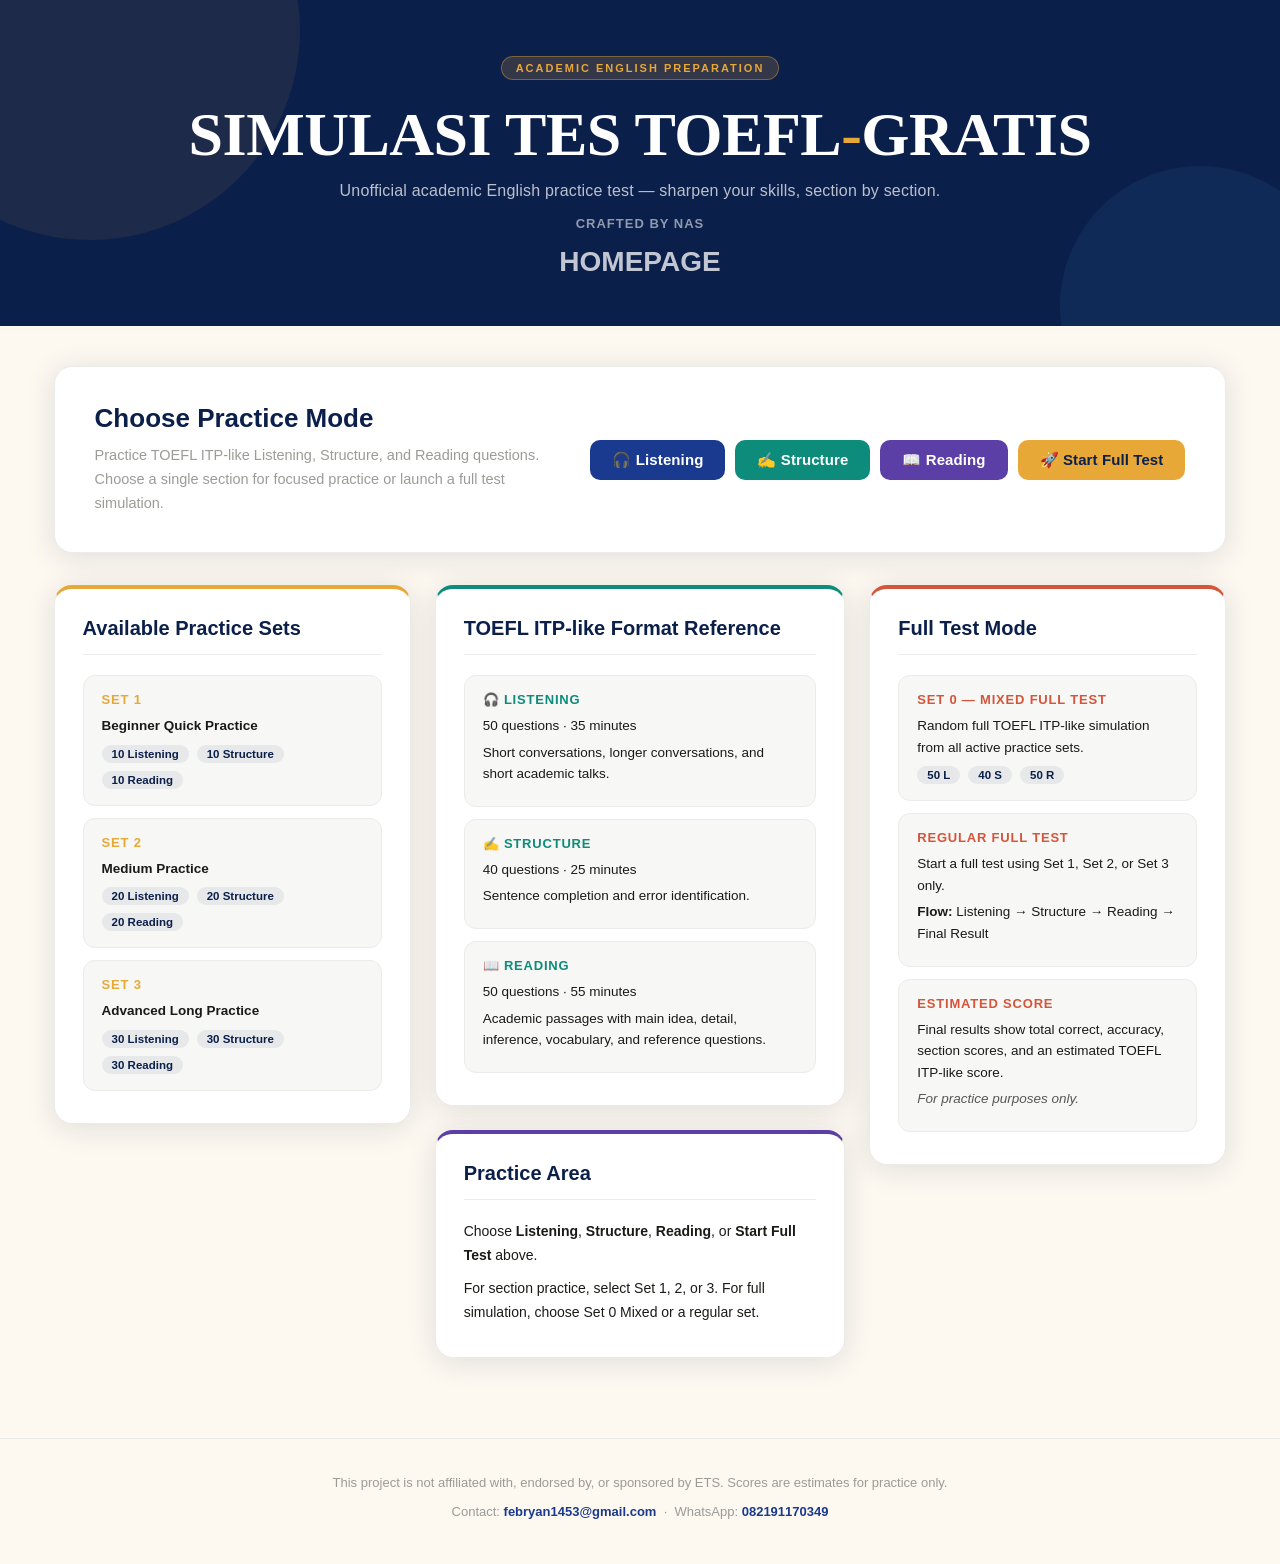
<file: toefl/index.html>
<!DOCTYPE html>
<html lang="en">
<head>
  <meta charset="UTF-8" />
  <meta name="viewport" content="width=device-width, initial-scale=1.0" />

  <title>Simulasi Tes TOEFL Online GRATIS</title>

  <link rel="stylesheet" href="css/style.css" />
</head>
<body>

  <header class="app-header">
  <div class="header-inner">
    <div class="header-badge">Academic English Preparation</div>
      
    <h1 class="app-title">
      SIMULASI TES TOEFL<span>-</span>GRATIS
    </h1>

    <p class="app-subtitle">
      Unofficial academic English practice test — sharpen your skills, section by section.
    </p>

    <span class="app-author">Crafted by Nas</span>
    <a href="https://febryann.my.id" class="btn-home" style="color: rgba(255,255,255,0.75); text-decoration: none; font-weight: bold; font-size: 28px; display: block; margin-top: 14px;">
      HOMEPAGE
    </a>
  </div>

  </header>

  <main class="container">

    <section class="intro-card">
      <div class="intro-left">
        <h2>Choose Practice Mode</h2>
        <p>
          Practice TOEFL ITP-like Listening, Structure, and Reading questions.
          Choose a single section for focused practice or launch a full test simulation.
        </p>
      </div>

      <div class="section-buttons">
        <button id="btn-nav-listening" onclick="handleMainNavClick('listening')">
          🎧 Listening
        </button>

        <button id="btn-nav-structure" onclick="handleMainNavClick('structure')">
          ✍️ Structure
        </button>

        <button id="btn-nav-reading" onclick="handleMainNavClick('reading')">
          📖 Reading
        </button>

        <button id="btn-nav-fulltest" class="btn-full-test" onclick="handleMainNavClick('fulltest')">
          🚀 Start Full Test
        </button>
      </div>
    </section>

    <div class="home-three-column">

      <section class="test-info color-block-sets">
        <h2>Available Practice Sets</h2>

        <div class="vertical-info-list">

          <div class="info-box">
            <h3>Set 1</h3>
            <p><strong>Beginner Quick Practice</strong></p>

            <div class="stat-row">
              <span class="stat-pill">10 Listening</span>
              <span class="stat-pill">10 Structure</span>
              <span class="stat-pill">10 Reading</span>
            </div>
          </div>

          <div class="info-box">
            <h3>Set 2</h3>
            <p><strong>Medium Practice</strong></p>

            <div class="stat-row">
              <span class="stat-pill">20 Listening</span>
              <span class="stat-pill">20 Structure</span>
              <span class="stat-pill">20 Reading</span>
            </div>
          </div>

          <div class="info-box">
            <h3>Set 3</h3>
            <p><strong>Advanced Long Practice</strong></p>

            <div class="stat-row">
              <span class="stat-pill">30 Listening</span>
              <span class="stat-pill">30 Structure</span>
              <span class="stat-pill">30 Reading</span>
            </div>
          </div>

        </div>
      </section>

      <div class="home-center-column">

        <section class="test-info color-block-reference">
          <h2>TOEFL ITP-like Format Reference</h2>

          <div class="vertical-info-list">

            <div class="info-box">
              <h3>🎧 Listening</h3>
              <p>50 questions · 35 minutes</p>
              <p>
                Short conversations, longer conversations, and short academic talks.
              </p>
            </div>

            <div class="info-box">
              <h3>✍️ Structure</h3>
              <p>40 questions · 25 minutes</p>
              <p>
                Sentence completion and error identification.
              </p>
            </div>

            <div class="info-box">
              <h3>📖 Reading</h3>
              <p>50 questions · 55 minutes</p>
              <p>
                Academic passages with main idea, detail, inference, vocabulary, and reference questions.
              </p>
            </div>

          </div>
        </section>

        <section id="practice-area" class="practice-area color-block-practice">
          <h2>Practice Area</h2>

          <p>
            Choose <strong>Listening</strong>, <strong>Structure</strong>,
            <strong>Reading</strong>, or <strong>Start Full Test</strong> above.
          </p>

          <p class="practice-note">
            For section practice, select Set 1, 2, or 3.
            For full simulation, choose Set 0 Mixed or a regular set.
          </p>
        </section>

      </div>

      <section class="test-info color-block-fulltest">
        <h2>Full Test Mode</h2>

        <div class="vertical-info-list">

          <div class="info-box">
            <h3>Set 0 — Mixed Full Test</h3>
            <p>
              Random full TOEFL ITP-like simulation from all active practice sets.
            </p>

            <div class="stat-row">
              <span class="stat-pill">50 L</span>
              <span class="stat-pill">40 S</span>
              <span class="stat-pill">50 R</span>
            </div>
          </div>

          <div class="info-box">
            <h3>Regular Full Test</h3>
            <p>
              Start a full test using Set 1, Set 2, or Set 3 only.
            </p>

            <p class="flow-text">
              <strong>Flow:</strong> Listening → Structure → Reading → Final Result
            </p>
          </div>

          <div class="info-box">
            <h3>Estimated Score</h3>
            <p>
              Final results show total correct, accuracy, section scores,
              and an estimated TOEFL ITP-like score.
            </p>

            <p class="muted-note">
              For practice purposes only.
            </p>
          </div>

        </div>
      </section>

    </div>

  </main>

  <footer class="app-footer">
    <p>
      This project is not affiliated with, endorsed by, or sponsored by ETS.
      Scores are estimates for practice only.
    </p>

    <p class="footer-contact">
      Contact:
      <a href="mailto:febryan1453@gmail.com">febryan1453@gmail.com</a>
      &nbsp;·&nbsp;
      WhatsApp:
      <a href="https://wa.me/6282191170349" target="_blank">082191170349</a>
    </p>
  </footer>

  <script>
    function scrollToPracticeArea() {
      const practiceArea = document.getElementById("practice-area");

      if (!practiceArea) {
        return;
      }

      setTimeout(function () {
        practiceArea.scrollIntoView({
          behavior: "smooth",
          block: "start"
        });
      }, 150);
    }

    function handleMainNavClick(mode) {
      if (mode === "fulltest") {
        loadFullTestIntro();
      } else {
        loadSection(mode);
      }

      scrollToPracticeArea();
    }
  </script>

  <script src="js/app.js"></script>
</body>
</html>
</file>
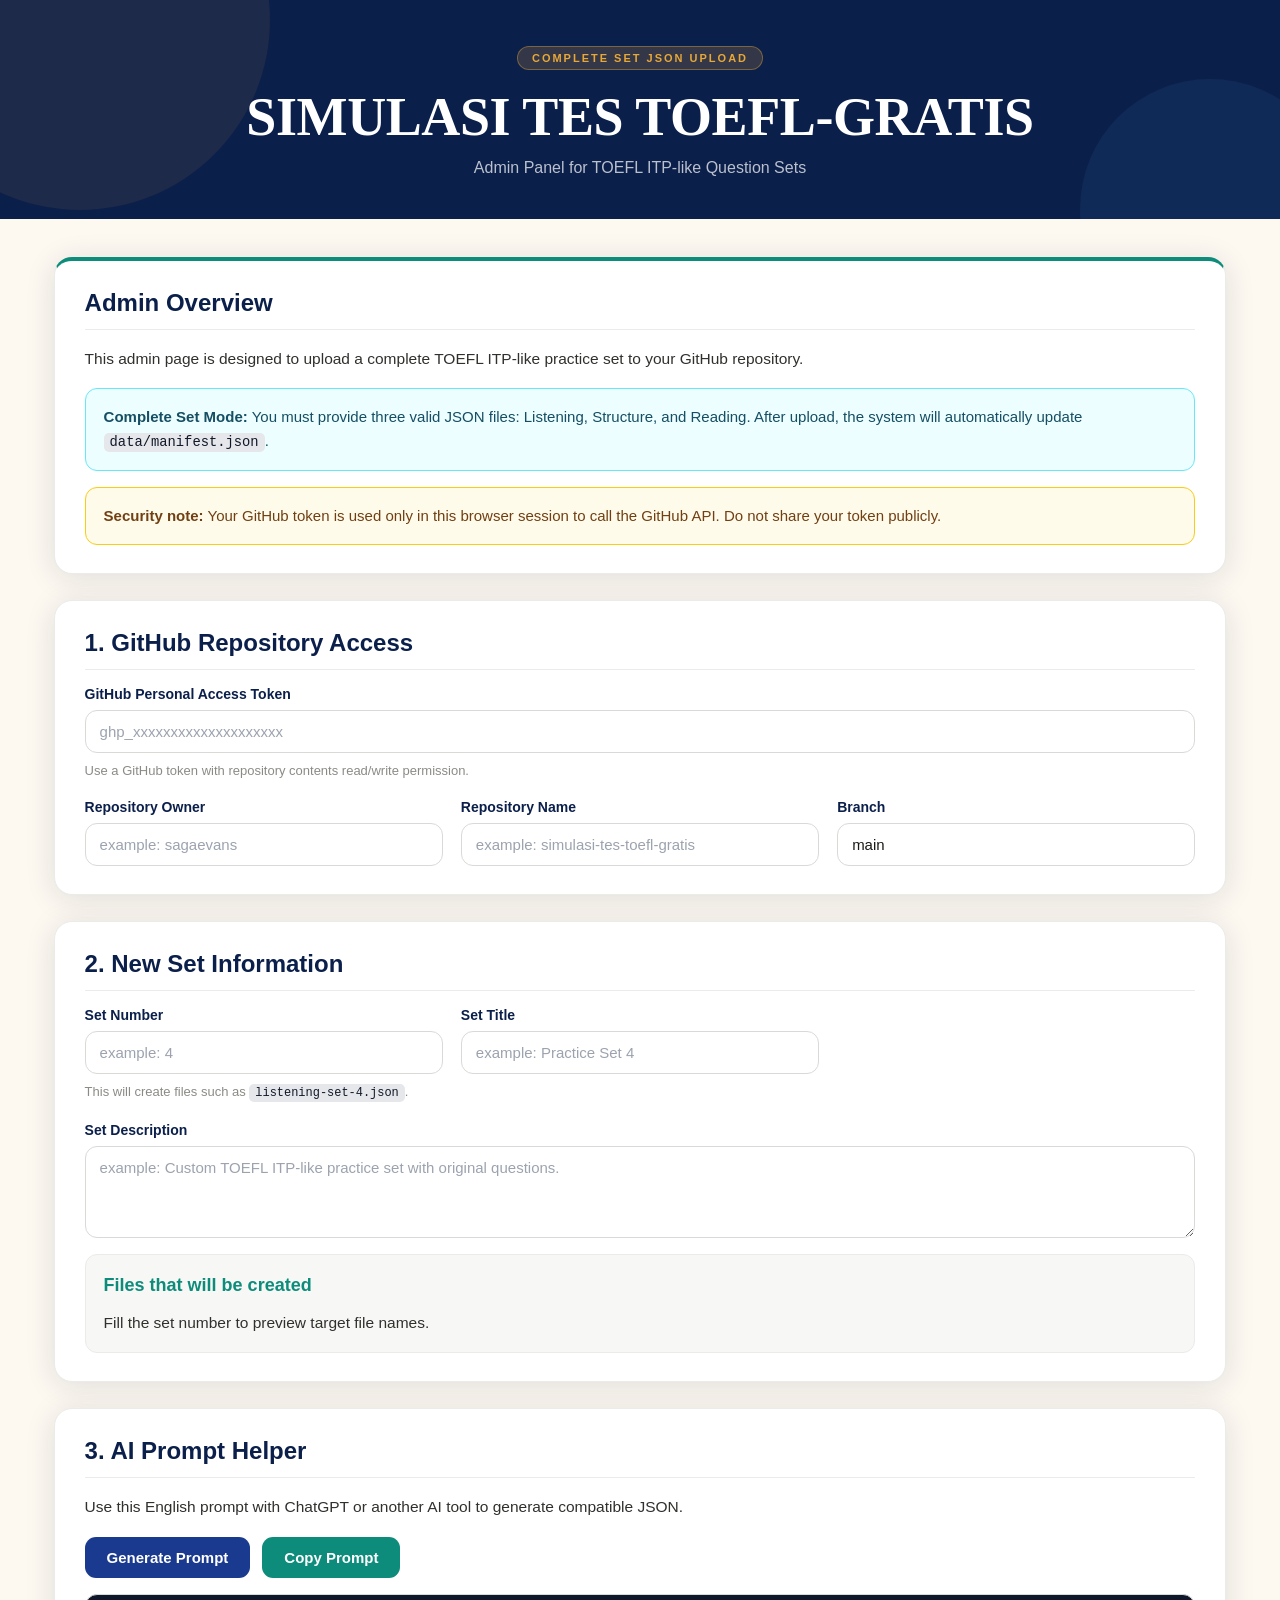
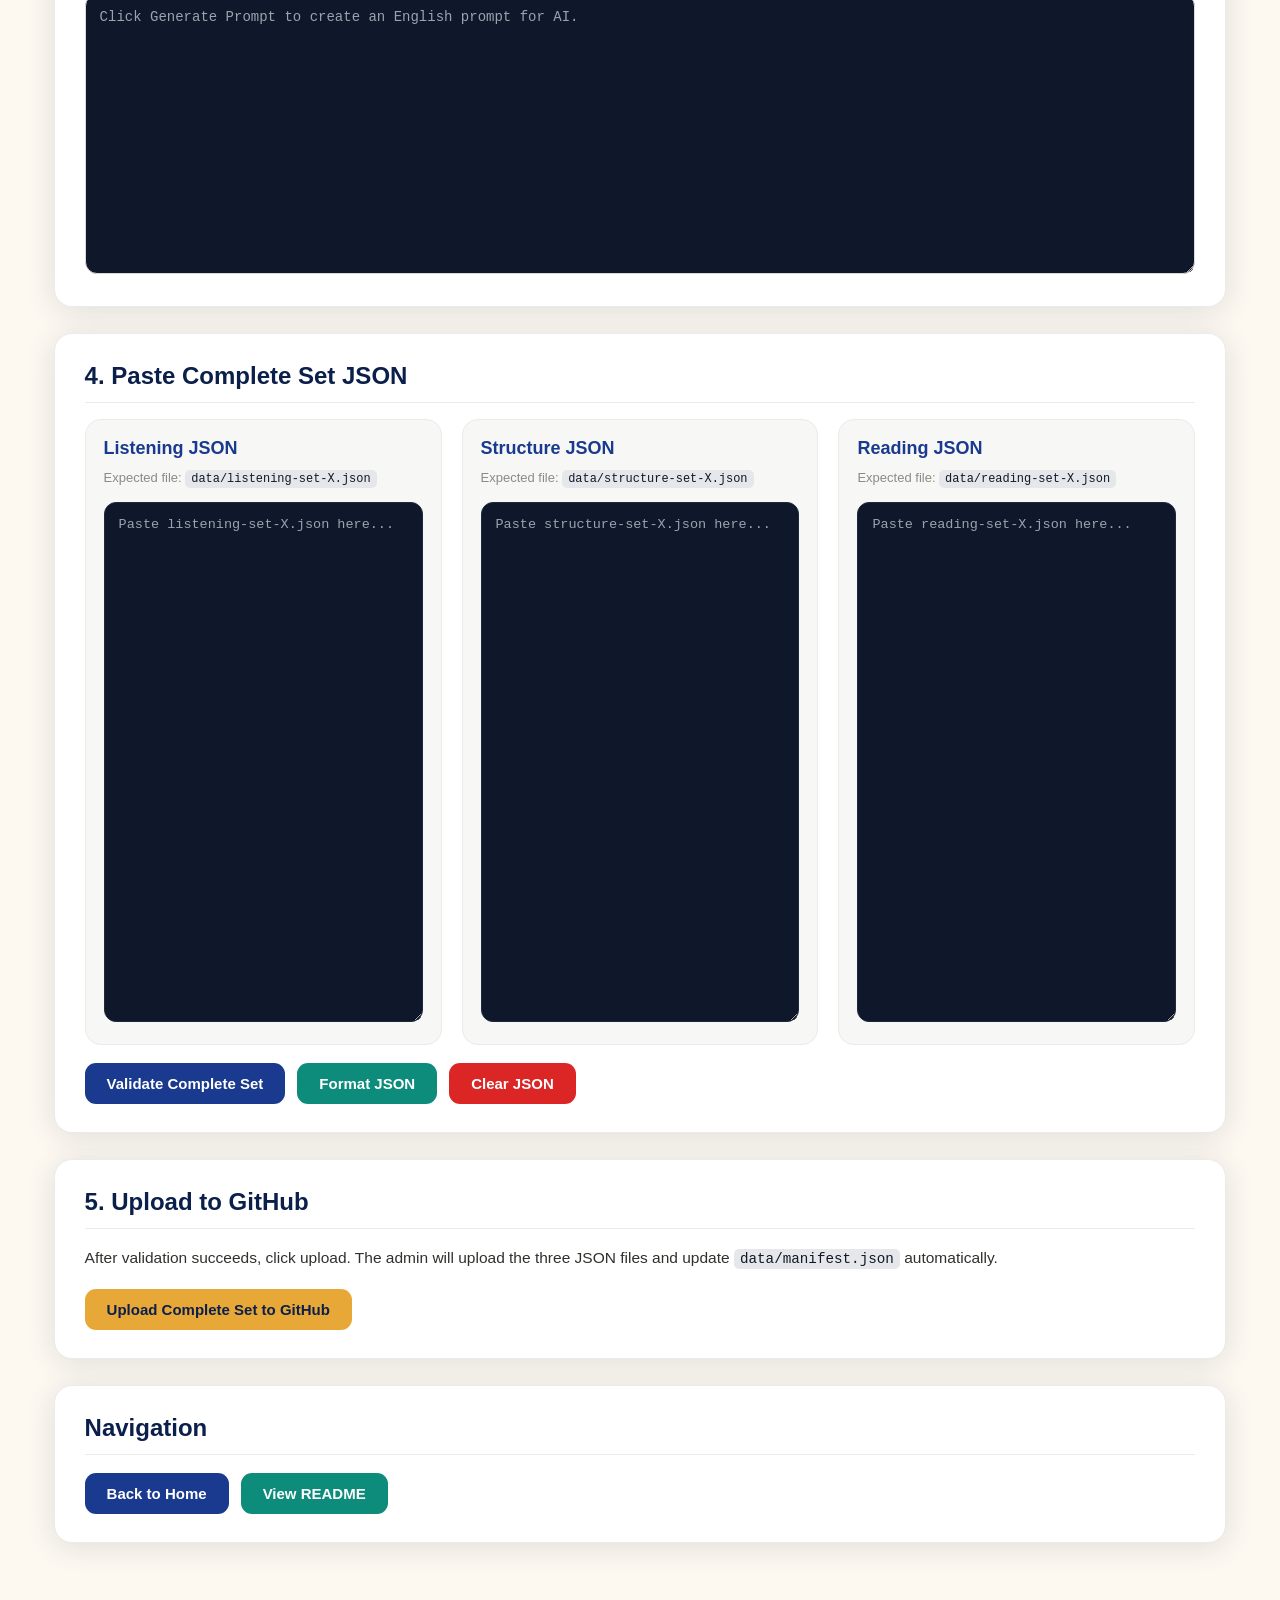
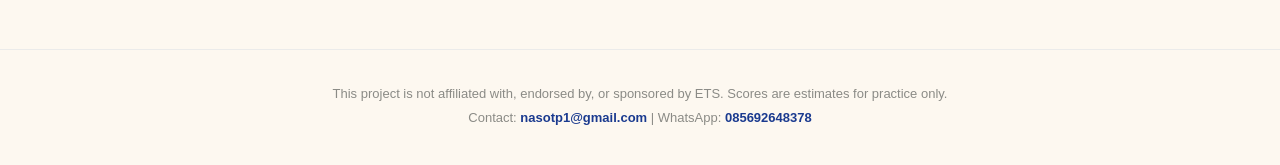
<file: toefl/admin.html>
<!DOCTYPE html>
<html lang="en">
<head>
  <meta charset="UTF-8" />
  <meta name="viewport" content="width=device-width, initial-scale=1.0" />

  <title>Admin - Simulasi Tes TOEFL Gratis</title>

  <link rel="stylesheet" href="css/admin.css" />
</head>
<body>

  <header class="admin-header">
    <div class="admin-header-inner">
      <div class="admin-badge">Complete Set JSON Upload</div>
      <h1>SIMULASI TES TOEFL-GRATIS</h1>
      <p>Admin Panel for TOEFL ITP-like Question Sets</p>
    </div>
  </header>

  <main class="admin-container">

    <section class="admin-card intro-card">
      <h2>Admin Overview</h2>

      <p>
        This admin page is designed to upload a complete TOEFL ITP-like practice set
        to your GitHub repository.
      </p>

      <div class="notice-box">
        <strong>Complete Set Mode:</strong>
        You must provide three valid JSON files: Listening, Structure, and Reading.
        After upload, the system will automatically update <code>data/manifest.json</code>.
      </div>

      <div class="warning-box">
        <strong>Security note:</strong>
        Your GitHub token is used only in this browser session to call the GitHub API.
        Do not share your token publicly.
      </div>
    </section>

    <section class="admin-card">
      <h2>1. GitHub Repository Access</h2>

      <div class="form-grid">
        <div class="form-group full-width">
          <label for="githubToken">GitHub Personal Access Token</label>
          <input
            type="password"
            id="githubToken"
            placeholder="ghp_xxxxxxxxxxxxxxxxxxxx"
            autocomplete="off"
          />
          <p class="hint">
            Use a GitHub token with repository contents read/write permission.
          </p>
        </div>

        <div class="form-group">
          <label for="githubOwner">Repository Owner</label>
          <input
            type="text"
            id="githubOwner"
            placeholder="example: sagaevans"
          />
        </div>

        <div class="form-group">
          <label for="githubRepo">Repository Name</label>
          <input
            type="text"
            id="githubRepo"
            placeholder="example: simulasi-tes-toefl-gratis"
          />
        </div>

        <div class="form-group">
          <label for="githubBranch">Branch</label>
          <input
            type="text"
            id="githubBranch"
            value="main"
          />
        </div>
      </div>
    </section>

    <section class="admin-card">
      <h2>2. New Set Information</h2>

      <div class="form-grid">
        <div class="form-group">
          <label for="setNumber">Set Number</label>
          <input
            type="number"
            id="setNumber"
            min="1"
            placeholder="example: 4"
          />
          <p class="hint">
            This will create files such as <code>listening-set-4.json</code>.
          </p>
        </div>

        <div class="form-group">
          <label for="setTitle">Set Title</label>
          <input
            type="text"
            id="setTitle"
            placeholder="example: Practice Set 4"
          />
        </div>

        <div class="form-group full-width">
          <label for="setDescription">Set Description</label>
          <textarea
            id="setDescription"
            class="small-textarea"
            placeholder="example: Custom TOEFL ITP-like practice set with original questions."
          ></textarea>
        </div>
      </div>

      <div class="file-preview-box">
        <h3>Files that will be created</h3>
        <p id="filePreview">
          Fill the set number to preview target file names.
        </p>
      </div>
    </section>

    <section class="admin-card">
      <h2>3. AI Prompt Helper</h2>

      <p>
        Use this English prompt with ChatGPT or another AI tool to generate compatible JSON.
      </p>

      <div class="button-row">
        <button type="button" onclick="generatePromptHelper()">
          Generate Prompt
        </button>

        <button type="button" class="secondary-button" onclick="copyPromptHelper()">
          Copy Prompt
        </button>
      </div>

      <textarea
        id="promptHelper"
        class="prompt-textarea"
        readonly
        placeholder="Click Generate Prompt to create an English prompt for AI."
      ></textarea>
    </section>

    <section class="admin-card">
      <h2>4. Paste Complete Set JSON</h2>

      <div class="json-grid">

        <div class="json-panel">
          <h3>Listening JSON</h3>
          <p class="hint">
            Expected file: <code id="listeningFileName">data/listening-set-X.json</code>
          </p>

          <textarea
            id="listeningJson"
            class="json-textarea"
            spellcheck="false"
            placeholder="Paste listening-set-X.json here..."
          ></textarea>
        </div>

        <div class="json-panel">
          <h3>Structure JSON</h3>
          <p class="hint">
            Expected file: <code id="structureFileName">data/structure-set-X.json</code>
          </p>

          <textarea
            id="structureJson"
            class="json-textarea"
            spellcheck="false"
            placeholder="Paste structure-set-X.json here..."
          ></textarea>
        </div>

        <div class="json-panel">
          <h3>Reading JSON</h3>
          <p class="hint">
            Expected file: <code id="readingFileName">data/reading-set-X.json</code>
          </p>

          <textarea
            id="readingJson"
            class="json-textarea"
            spellcheck="false"
            placeholder="Paste reading-set-X.json here..."
          ></textarea>
        </div>

      </div>

      <div class="button-row">
        <button type="button" onclick="validateCompleteSet()">
          Validate Complete Set
        </button>

        <button type="button" class="secondary-button" onclick="formatAllJson()">
          Format JSON
        </button>

        <button type="button" class="danger-button" onclick="clearAllJson()">
          Clear JSON
        </button>
      </div>

      <div id="validationResult" class="result-box hidden"></div>
    </section>

    <section class="admin-card">
      <h2>5. Upload to GitHub</h2>

      <p>
        After validation succeeds, click upload. The admin will upload the three JSON files
        and update <code>data/manifest.json</code> automatically.
      </p>

      <div class="button-row">
        <button type="button" class="upload-button" onclick="uploadCompleteSetToGitHub()">
          Upload Complete Set to GitHub
        </button>
      </div>

      <div id="uploadResult" class="result-box hidden"></div>
    </section>

    <section class="admin-card">
      <h2>Navigation</h2>

      <div class="button-row">
        <a class="link-button" href="index.html">Back to Home</a>
        <a class="link-button secondary-link" href="README.md">View README</a>
      </div>
    </section>

  </main>

  <footer class="admin-footer">
    <p>
      This project is not affiliated with, endorsed by, or sponsored by ETS.
      Scores are estimates for practice only.
    </p>

    <p>
      Contact:
      <a href="mailto:nasotp1@gmail.com">nasotp1@gmail.com</a>
      |
      WhatsApp:
      <a href="https://wa.me/6285692648378" target="_blank">085692648378</a>
    </p>
  </footer>

  <script src="js/admin.js"></script>
</body>
</html>
</file>
<file: eid-1446/css/style.css>
html, body {
  height: 100%;
  margin: 0;
  padding: 0;
}

body {
  background-image: url('../img/masjid-1.jpg');
  background-position: center center;
  background-repeat: no-repeat;
  background-attachment: fixed;
  background-size: cover;
  background-color: #464646;
  font-family: 'Inconsolata', monospace;
}

.container-fluid, .row {
  height: 100%;
}

.board-container {
  padding: 20px;
  box-sizing: border-box;
}

.board {
  background-color: rgba(0, 0, 0, 0.9); /* Lebih transparan */
  color: #ffffff;
  height: auto;
  min-height: 80vh; /* Minimal tinggi 80% viewport */
  padding: 20px;
  border-radius: 10px; /* Tambahkan sudut agar lebih modern */
}

#terminal {
  white-space: pre;
  font-size: 1.2rem; /* Pastikan font tetap terlihat jelas */
}

#b {
  display: none;
}

/* ========== RESPONSIVE DESIGN ========== */
@media (max-width: 768px) {
  body {
    background-attachment: scroll; /* Fixed bisa bermasalah di mobile */
  }

  .board-container {
    padding: 10px;
  }

  .board {
    padding: 15px;
    min-height: 70vh;
  }

  #terminal {
    font-size: 1rem; /* Kurangi ukuran font agar pas di layar kecil */
  }
}
</file>
<file: toefl/css/style.css>
*,
*::before,
*::after {
  box-sizing: border-box;
  margin: 0;
  padding: 0;
}

:root {
  --navy: #0b1f4b;
  --blue: #1a3a8f;
  --accent: #e8a838;
  --teal: #0d8c7b;
  --coral: #d4553a;
  --violet: #5b3fa6;
  --cream: #fdf8f0;
  --gray50: #f7f7f5;
  --gray100: #ebebea;
  --gray400: #9b9b97;
  --gray700: #3d3d3a;
  --text: #1a1a17;
  --shadow: rgba(11, 31, 75, 0.12);
  --card-radius: 18px;
}

html {
  scroll-behavior: smooth;
}

body {
  font-family: "Segoe UI", Arial, sans-serif;
  background: var(--cream);
  color: var(--text);
  min-height: 100vh;
}

/* Header */

.app-header {
  position: relative;
  background: var(--navy);
  overflow: hidden;
  padding: 56px 24px 48px;
  text-align: center;
}

.app-header::before,
.app-header::after {
  content: "";
  position: absolute;
  border-radius: 50%;
  opacity: 0.08;
}

.app-header::before {
  width: 420px;
  height: 420px;
  top: -180px;
  left: -120px;
  background: var(--accent);
}

.app-header::after {
  width: 280px;
  height: 280px;
  bottom: -120px;
  right: -60px;
  background: #4fa3e0;
}

.header-inner {
  position: relative;
  z-index: 1;
}

.header-badge {
  display: inline-block;
  background: rgba(232, 168, 56, 0.18);
  color: var(--accent);
  border: 1px solid rgba(232, 168, 56, 0.4);
  font-size: 11px;
  font-weight: 700;
  letter-spacing: 2px;
  text-transform: uppercase;
  padding: 5px 14px;
  border-radius: 40px;
  margin-bottom: 20px;
}

.app-title {
  font-family: Georgia, "Times New Roman", serif;
  font-weight: 900;
  font-size: clamp(36px, 5vw, 62px);
  color: #ffffff;
  line-height: 1.1;
  letter-spacing: -0.5px;
}

.app-title span {
  color: var(--accent);
}

.app-subtitle {
  margin-top: 14px;
  font-size: 16px;
  color: rgba(255, 255, 255, 0.72);
  font-weight: 400;
  letter-spacing: 0.2px;
}

.app-author {
  display: inline-block;
  margin-top: 16px;
  font-size: 13px;
  font-weight: 600;
  color: rgba(255, 255, 255, 0.55);
  letter-spacing: 1px;
  text-transform: uppercase;
}

/* Layout */

.container {
  width: 96vw;
  max-width: 1680px;
  margin: 0 auto;
  padding: 40px 28px 60px;
}

.intro-card {
  background: #ffffff;
  border: 1px solid var(--gray100);
  border-radius: var(--card-radius);
  padding: 36px 40px;
  margin-bottom: 32px;
  box-shadow: 0 4px 30px var(--shadow);
  display: flex;
  align-items: center;
  gap: 40px;
  flex-wrap: wrap;
}

.intro-left {
  flex: 1;
  min-width: 240px;
}

.intro-card h2 {
  font-size: 26px;
  font-weight: 800;
  color: var(--navy);
  margin-bottom: 10px;
}

.intro-card p {
  font-size: 14.5px;
  color: var(--gray400);
  line-height: 1.65;
  max-width: 520px;
}

.home-three-column {
  display: grid;
  grid-template-columns: minmax(330px, 1fr) minmax(390px, 1.15fr) minmax(330px, 1fr);
  gap: 24px;
  align-items: start;
}

.home-center-column {
  display: flex;
  flex-direction: column;
  gap: 24px;
}

/* Main cards */

.test-info,
.practice-area {
  background: #ffffff;
  border: 1px solid var(--gray100);
  border-radius: var(--card-radius);
  padding: 28px 28px 32px;
  box-shadow: 0 4px 30px var(--shadow);
}

.color-block-sets {
  border-top: 4px solid var(--accent);
}

.color-block-reference {
  border-top: 4px solid var(--teal);
}

.color-block-fulltest {
  border-top: 4px solid var(--coral);
}

.color-block-practice {
  border-top: 4px solid var(--violet);
}

.test-info h2,
.practice-area h2 {
  font-size: 20px;
  font-weight: 800;
  color: var(--navy);
  margin-bottom: 20px;
  padding-bottom: 14px;
  border-bottom: 1px solid var(--gray100);
}

/* Buttons */

.section-buttons {
  display: flex;
  flex-wrap: wrap;
  gap: 10px;
  margin-top: 0;
  flex-shrink: 0;
}

button {
  font-family: "Segoe UI", Arial, sans-serif;
  font-size: 15px;
  font-weight: 700;
  border: none;
  border-radius: 10px;
  padding: 11px 22px;
  cursor: pointer;
  transition: all 0.18s ease;
  letter-spacing: 0.1px;
  background: var(--blue);
  color: #ffffff;
}

#btn-nav-listening {
  background: var(--blue);
  color: #ffffff;
}

#btn-nav-structure {
  background: var(--teal);
  color: #ffffff;
}

#btn-nav-reading {
  background: var(--violet);
  color: #ffffff;
}

#btn-nav-listening:hover {
  background: #0f2a6b;
  transform: translateY(-2px);
  box-shadow: 0 6px 18px rgba(26, 58, 143, 0.3);
}

#btn-nav-structure:hover {
  background: #09705f;
  transform: translateY(-2px);
  box-shadow: 0 6px 18px rgba(13, 140, 123, 0.3);
}

#btn-nav-reading:hover {
  background: #432f80;
  transform: translateY(-2px);
  box-shadow: 0 6px 18px rgba(91, 63, 166, 0.3);
}

.btn-full-test {
  background: var(--accent);
  color: var(--navy);
  font-weight: 800;
}

.btn-full-test:hover {
  background: #d4942b;
  transform: translateY(-2px);
  box-shadow: 0 6px 18px rgba(232, 168, 56, 0.38);
}

.main-button-active {
  background: #16a34a !important;
  color: #ffffff !important;
  box-shadow: 0 0 0 3px rgba(22, 163, 74, 0.25) !important;
}

.btn-full-test.main-button-active {
  background: #ea580c !important;
  color: #ffffff !important;
  box-shadow: 0 0 0 3px rgba(234, 88, 12, 0.25) !important;
}

button:disabled {
  background: #cbd5e1 !important;
  color: #64748b !important;
  cursor: not-allowed;
  transform: none;
  box-shadow: none;
}

/* Info boxes */

.vertical-info-list {
  display: flex;
  flex-direction: column;
  gap: 12px;
}

.info-box {
  background: var(--gray50);
  border: 1px solid var(--gray100);
  border-radius: 12px;
  padding: 16px 18px;
  transition: transform 0.15s ease, box-shadow 0.15s ease;
}

.info-box:hover {
  transform: translateY(-2px);
  box-shadow: 0 6px 20px var(--shadow);
}

.info-box h3 {
  font-size: 13px;
  font-weight: 800;
  letter-spacing: 0.8px;
  text-transform: uppercase;
  margin-bottom: 8px;
}

.color-block-sets .info-box h3 {
  color: var(--accent);
}

.color-block-reference .info-box h3 {
  color: var(--teal);
}

.color-block-fulltest .info-box h3 {
  color: var(--coral);
}

.color-block-practice .info-box h3 {
  color: var(--violet);
}

.info-box p {
  font-size: 13.5px;
  color: var(--text);
  line-height: 1.6;
  margin: 5px 0;
}

.info-box strong {
  color: var(--text);
}

.stat-row {
  display: flex;
  flex-wrap: wrap;
  gap: 8px;
  margin-top: 8px;
}

.stat-pill {
  font-size: 11.5px;
  font-weight: 700;
  padding: 3px 10px;
  border-radius: 20px;
  background: rgba(11, 31, 75, 0.07);
  color: var(--navy);
}

.practice-area p {
  font-size: 14px;
  color: var(--text);
  line-height: 1.7;
}

.practice-note,
.flow-text {
  margin-top: 10px;
}

.muted-note {
  margin-top: 6px;
  font-style: italic;
  opacity: 0.72;
}

/* Dynamic test content */

.question-card,
.passage-card,
.audio-box,
.score-box,
.restart-box {
  background: #ffffff;
  border: 1px solid #d7dde7;
  border-radius: 12px;
  padding: 18px;
  margin: 16px 0;
}

.question-card h3,
.passage-card h3,
.audio-box h3,
.score-box h3,
.restart-box h3 {
  margin-top: 0;
}

.question-meta {
  color: #475569;
  font-size: 14px;
}

.choice {
  display: block;
  background: #f8fafc;
  border: 1px solid #dbe3ef;
  border-radius: 8px;
  padding: 10px;
  margin: 9px 0;
  cursor: pointer;
}

.choice:hover {
  background: #eff6ff;
  border-color: #93c5fd;
}

.choice input {
  margin-right: 8px;
}

.explanation {
  margin-top: 12px;
  line-height: 1.5;
}

.correct {
  color: #16a34a;
  font-weight: bold;
}

.wrong {
  color: #dc2626;
  font-weight: bold;
}

.passage-text {
  line-height: 1.7;
  white-space: pre-line;
}

.audio-box {
  background: #f8fafc;
  border-color: #cbd5e1;
}

.audio-controls {
  display: flex;
  flex-wrap: wrap;
  gap: 10px;
  margin: 14px 0;
}

.audio-status {
  margin-top: 10px;
  font-weight: bold;
  color: #475569;
}

.btn-play {
  background: #2563eb;
  color: #ffffff;
}

.btn-pause {
  background: #f59e0b;
  color: #111827;
}

.btn-resume {
  background: #16a34a;
  color: #ffffff;
}

.btn-stop {
  background: #dc2626;
  color: #ffffff;
}

.btn-play.active,
.btn-pause.active,
.btn-resume.active,
.btn-stop.active {
  box-shadow: 0 0 0 3px rgba(37, 99, 235, 0.25);
  transform: translateY(-1px);
}

.btn-stop:hover {
  background: #b91c1c;
}

.timer-box {
  display: flex;
  justify-content: space-between;
  align-items: center;
  background: #ecfeff;
  border: 1px solid #67e8f9;
  border-radius: 10px;
  padding: 14px 18px;
  margin: 16px 0;
}

.timer-box p {
  margin: 5px 0 0;
  color: #475569;
  font-size: 14px;
}

.timer-display {
  font-size: 30px;
  font-weight: bold;
  color: #0e7490;
}

.timer-warning {
  background: #fef9c3;
  border-color: #facc15;
}

.timer-warning .timer-display {
  color: #a16207;
}

.timer-danger {
  background: #fee2e2;
  border-color: #ef4444;
}

.timer-danger .timer-display {
  color: #b91c1c;
}

.score-box {
  background: #f0fdf4;
  border-color: #86efac;
}

.score-box p {
  line-height: 1.5;
}

.restart-box {
  background: #f8fafc;
  border-color: #cbd5e1;
}

.restart-buttons {
  display: flex;
  flex-wrap: wrap;
  gap: 10px;
}

.btn-restart {
  background: #2563eb;
  color: #ffffff;
}

.btn-shuffle {
  background: #7c3aed;
  color: #ffffff;
}

.btn-shuffle:hover {
  background: #5b21b6;
}

/* Footer */

.app-footer {
  text-align: center;
  padding: 32px 24px 40px;
  font-size: 13px;
  color: var(--gray400);
  line-height: 1.8;
  border-top: 1px solid var(--gray100);
  margin-top: 20px;
}

.app-footer a {
  color: var(--blue);
  text-decoration: none;
  font-weight: 600;
}

.app-footer a:hover {
  text-decoration: underline;
}

.footer-contact {
  margin-top: 6px;
}

code {
  background: #e5e7eb;
  color: #111827;
  padding: 2px 5px;
  border-radius: 4px;
}

/* Responsive */

@media (max-width: 1100px) {
  .home-three-column {
    grid-template-columns: 1fr 1fr;
  }

  .home-three-column > .test-info:last-child {
    grid-column: 1 / -1;
  }
}

@media (max-width: 720px) {
  .app-header {
    padding: 42px 18px 36px;
  }

  .app-title {
    font-size: 34px;
  }

  .app-subtitle {
    font-size: 14px;
  }

  .home-three-column {
    grid-template-columns: 1fr;
  }

  .intro-card {
    flex-direction: column;
    align-items: stretch;
    gap: 24px;
    padding: 28px 22px;
  }

  .section-buttons {
    flex-direction: column;
  }

  .section-buttons button,
  .audio-controls button,
  .restart-buttons button {
    width: 100%;
  }

  .container {
    width: 100%;
    padding: 24px 16px 48px;
  }

  .test-info,
  .practice-area {
    padding: 22px 20px 26px;
  }

  .timer-box {
    flex-direction: column;
    align-items: flex-start;
    gap: 10px;
  }

  .timer-display {
    font-size: 26px;
  }
}
</file>
<file: toefl/css/admin.css>
*,
*::before,
*::after {
  box-sizing: border-box;
  margin: 0;
  padding: 0;
}

:root {
  --navy: #0b1f4b;
  --blue: #1a3a8f;
  --accent: #e8a838;
  --teal: #0d8c7b;
  --coral: #d4553a;
  --violet: #5b3fa6;
  --cream: #fdf8f0;
  --gray50: #f7f7f5;
  --gray100: #ebebea;
  --gray200: #d9d9d6;
  --gray400: #8b8b86;
  --gray700: #30302d;
  --text: #1a1a17;
  --success: #16a34a;
  --danger: #dc2626;
  --warning: #e8a838;
  --shadow: rgba(11, 31, 75, 0.12);
  --card-radius: 18px;
}

body {
  font-family: "Segoe UI", Arial, sans-serif;
  background: var(--cream);
  color: var(--text);
  min-height: 100vh;
}

/* Header */

.admin-header {
  position: relative;
  background: var(--navy);
  overflow: hidden;
  padding: 46px 24px 42px;
  text-align: center;
  color: #ffffff;
}

.admin-header::before,
.admin-header::after {
  content: "";
  position: absolute;
  border-radius: 50%;
  opacity: 0.08;
}

.admin-header::before {
  width: 380px;
  height: 380px;
  top: -170px;
  left: -110px;
  background: var(--accent);
}

.admin-header::after {
  width: 260px;
  height: 260px;
  bottom: -120px;
  right: -60px;
  background: #4fa3e0;
}

.admin-header-inner {
  position: relative;
  z-index: 1;
}

.admin-badge {
  display: inline-block;
  background: rgba(232, 168, 56, 0.18);
  color: var(--accent);
  border: 1px solid rgba(232, 168, 56, 0.4);
  font-size: 11px;
  font-weight: 700;
  letter-spacing: 2px;
  text-transform: uppercase;
  padding: 5px 14px;
  border-radius: 40px;
  margin-bottom: 18px;
}

.admin-header h1 {
  font-family: Georgia, "Times New Roman", serif;
  font-size: clamp(32px, 4.5vw, 54px);
  line-height: 1.1;
  font-weight: 900;
  letter-spacing: -0.4px;
}

.admin-header p {
  margin-top: 12px;
  font-size: 16px;
  color: rgba(255, 255, 255, 0.72);
}

/* Layout */

.admin-container {
  width: 96vw;
  max-width: 1600px;
  margin: 0 auto;
  padding: 38px 28px 60px;
}

.admin-card {
  background: #ffffff;
  border: 1px solid var(--gray100);
  border-radius: var(--card-radius);
  padding: 28px 30px;
  margin-bottom: 26px;
  box-shadow: 0 4px 30px var(--shadow);
}

.admin-card h2 {
  color: var(--navy);
  font-size: 24px;
  font-weight: 800;
  margin-bottom: 16px;
  padding-bottom: 12px;
  border-bottom: 1px solid var(--gray100);
}

.admin-card h3 {
  color: var(--navy);
  font-size: 18px;
  margin-bottom: 10px;
}

.admin-card p {
  font-size: 15.5px;
  line-height: 1.65;
  color: var(--gray700);
}

.intro-card {
  border-top: 4px solid var(--teal);
}

/* Notices */

.notice-box,
.warning-box,
.file-preview-box {
  margin-top: 16px;
  padding: 16px 18px;
  border-radius: 12px;
  line-height: 1.6;
  font-size: 15px;
}

.notice-box {
  background: #ecfeff;
  border: 1px solid #67e8f9;
  color: #164e63;
}

.warning-box {
  background: #fffbeb;
  border: 1px solid #facc15;
  color: #713f12;
}

.file-preview-box {
  background: var(--gray50);
  border: 1px solid var(--gray100);
}

.file-preview-box h3 {
  color: var(--teal);
}

/* Forms */

.form-grid {
  display: grid;
  grid-template-columns: repeat(3, minmax(220px, 1fr));
  gap: 18px;
}

.form-group {
  display: flex;
  flex-direction: column;
}

.full-width {
  grid-column: 1 / -1;
}

label {
  font-size: 14px;
  font-weight: 800;
  color: var(--navy);
  margin-bottom: 8px;
}

input,
textarea,
select {
  width: 100%;
  border: 1px solid var(--gray200);
  border-radius: 12px;
  padding: 12px 14px;
  font-family: "Segoe UI", Arial, sans-serif;
  font-size: 15px;
  color: var(--text);
  background: #ffffff;
  outline: none;
  transition: 0.18s ease;
}

input:focus,
textarea:focus,
select:focus {
  border-color: var(--blue);
  box-shadow: 0 0 0 3px rgba(26, 58, 143, 0.12);
}

input::placeholder,
textarea::placeholder {
  color: #9ca3af;
}

.hint {
  margin-top: 7px;
  font-size: 13px !important;
  color: var(--gray400) !important;
}

.small-textarea {
  min-height: 92px;
  resize: vertical;
}

/* Prompt helper */

.prompt-textarea {
  min-height: 280px;
  margin-top: 16px;
  resize: vertical;
  background: #0f172a;
  color: #e5e7eb;
  font-family: Consolas, Monaco, "Courier New", monospace;
  font-size: 14px;
  line-height: 1.55;
}

/* JSON panels */

.json-grid {
  display: grid;
  grid-template-columns: repeat(3, minmax(280px, 1fr));
  gap: 20px;
  margin-top: 16px;
}

.json-panel {
  background: var(--gray50);
  border: 1px solid var(--gray100);
  border-radius: 16px;
  padding: 18px;
}

.json-panel h3 {
  color: var(--blue);
  font-size: 18px;
  margin-bottom: 8px;
}

.json-textarea {
  min-height: 520px;
  resize: vertical;
  margin-top: 12px;
  background: #0f172a;
  color: #e5e7eb;
  border-color: #1e293b;
  font-family: Consolas, Monaco, "Courier New", monospace;
  font-size: 13.5px;
  line-height: 1.55;
}

.json-textarea:focus,
.prompt-textarea:focus {
  border-color: var(--accent);
  box-shadow: 0 0 0 3px rgba(232, 168, 56, 0.18);
}

/* Buttons */

.button-row {
  display: flex;
  flex-wrap: wrap;
  gap: 12px;
  margin-top: 18px;
}

button,
.link-button {
  display: inline-block;
  border: none;
  border-radius: 11px;
  padding: 12px 22px;
  font-family: "Segoe UI", Arial, sans-serif;
  font-size: 15px;
  font-weight: 800;
  cursor: pointer;
  text-decoration: none;
  transition: 0.18s ease;
  background: var(--blue);
  color: #ffffff;
}

button:hover,
.link-button:hover {
  background: #0f2a6b;
  transform: translateY(-2px);
  box-shadow: 0 6px 18px rgba(26, 58, 143, 0.25);
}

.secondary-button,
.secondary-link {
  background: var(--teal);
}

.secondary-button:hover,
.secondary-link:hover {
  background: #09705f;
}

.danger-button {
  background: var(--danger);
}

.danger-button:hover {
  background: #b91c1c;
}

.upload-button {
  background: var(--accent);
  color: var(--navy);
}

.upload-button:hover {
  background: #d4942b;
  box-shadow: 0 6px 18px rgba(232, 168, 56, 0.35);
}

button:disabled {
  background: #cbd5e1;
  color: #64748b;
  cursor: not-allowed;
  transform: none;
  box-shadow: none;
}

/* Results */

.result-box {
  margin-top: 18px;
  padding: 16px 18px;
  border-radius: 12px;
  font-size: 15px;
  line-height: 1.65;
}

.result-box ul,
.result-box ol {
  margin-left: 22px;
  margin-top: 8px;
}

.result-success {
  background: #ecfdf5;
  border: 1px solid #10b981;
  color: #065f46;
}

.result-error {
  background: #fef2f2;
  border: 1px solid #ef4444;
  color: #991b1b;
}

.result-warning {
  background: #fffbeb;
  border: 1px solid #facc15;
  color: #713f12;
}

.hidden {
  display: none;
}

/* Code */

code {
  background: #e5e7eb;
  color: #111827;
  padding: 2px 6px;
  border-radius: 5px;
  font-size: 0.92em;
}

/* Footer */

.admin-footer {
  text-align: center;
  padding: 32px 24px 40px;
  font-size: 13px;
  color: var(--gray400);
  line-height: 1.8;
  border-top: 1px solid var(--gray100);
  margin-top: 20px;
}

.admin-footer a {
  color: var(--blue);
  text-decoration: none;
  font-weight: 700;
}

.admin-footer a:hover {
  text-decoration: underline;
}

/* Responsive */

@media (max-width: 1150px) {
  .json-grid {
    grid-template-columns: 1fr;
  }

  .json-textarea {
    min-height: 360px;
  }
}

@media (max-width: 900px) {
  .form-grid {
    grid-template-columns: 1fr;
  }

  .full-width {
    grid-column: auto;
  }
}

@media (max-width: 650px) {
  .admin-header {
    padding: 38px 18px 34px;
  }

  .admin-container {
    width: 100%;
    padding: 24px 16px 48px;
  }

  .admin-card {
    padding: 22px 20px;
  }

  .admin-card h2 {
    font-size: 21px;
  }

  .button-row {
    flex-direction: column;
  }

  button,
  .link-button {
    width: 100%;
    text-align: center;
  }

  .prompt-textarea,
  .json-textarea {
    font-size: 13px;
  }
}
</file>
